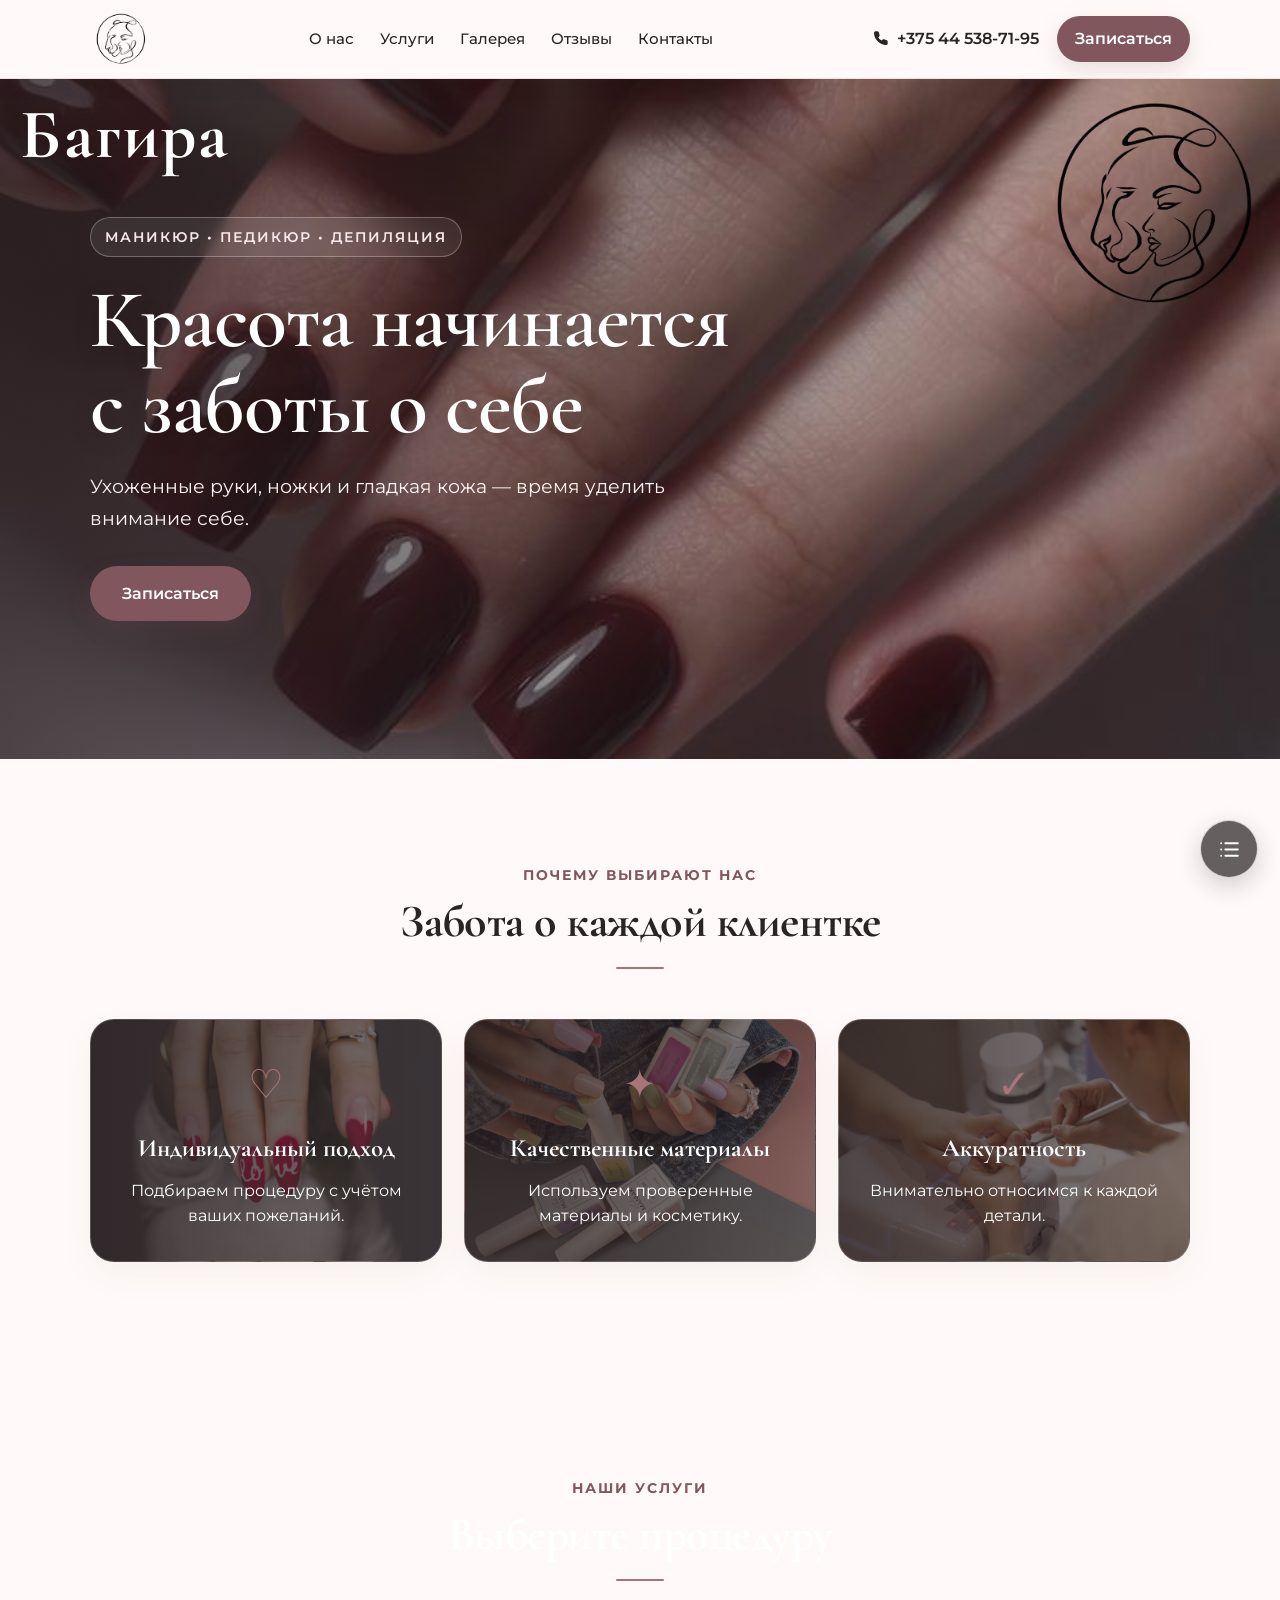
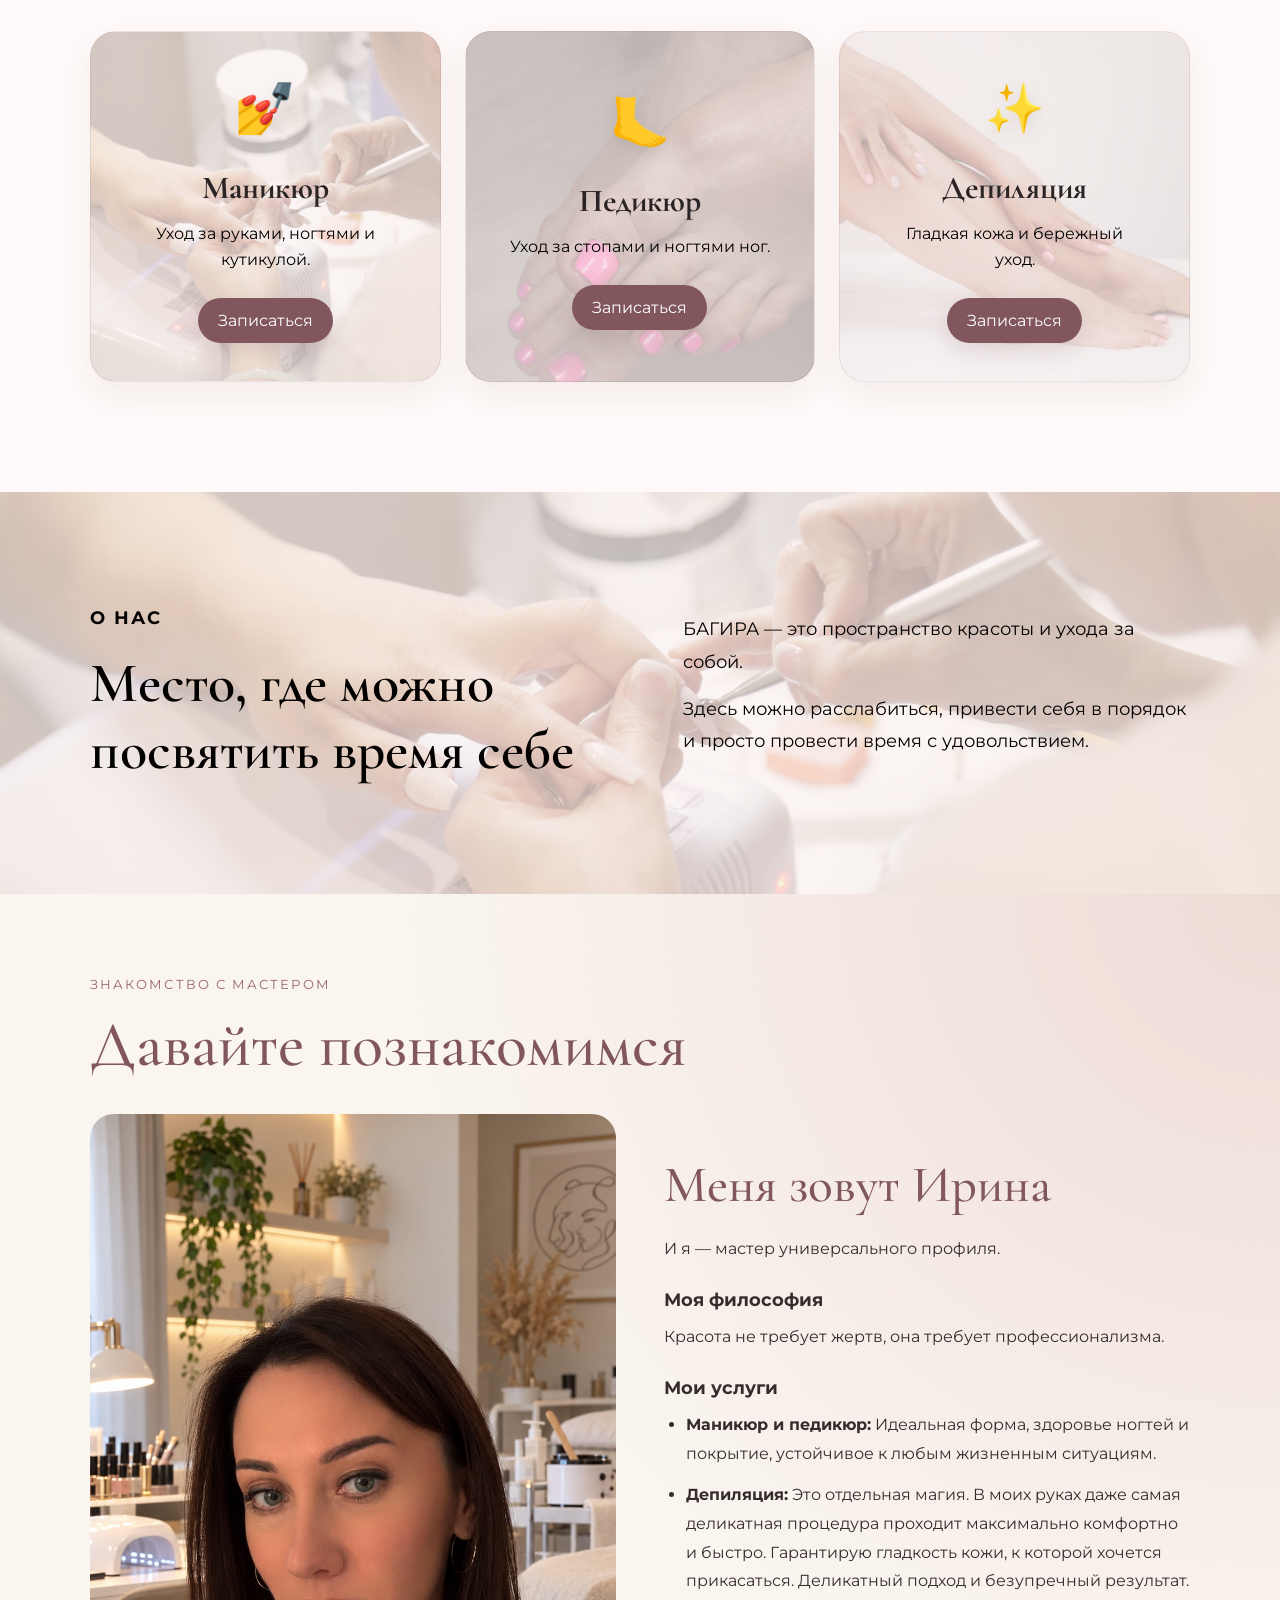
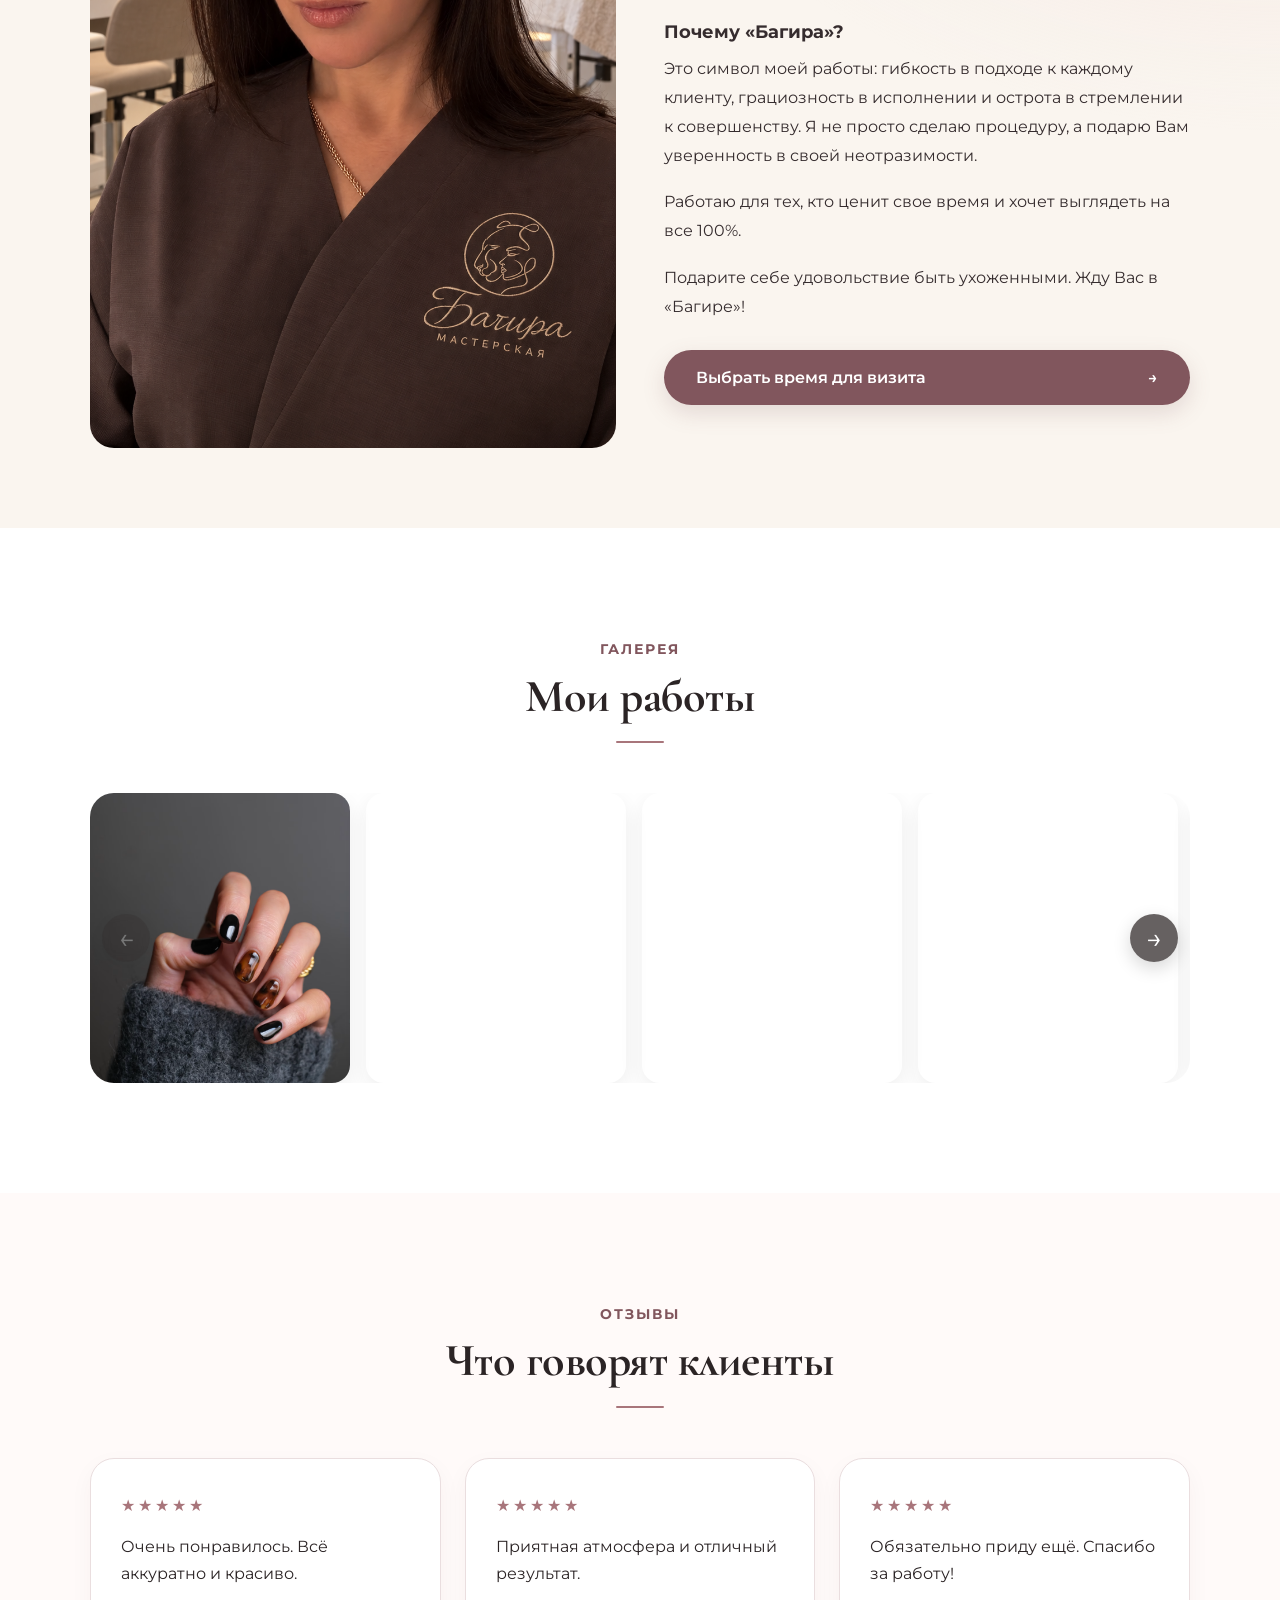
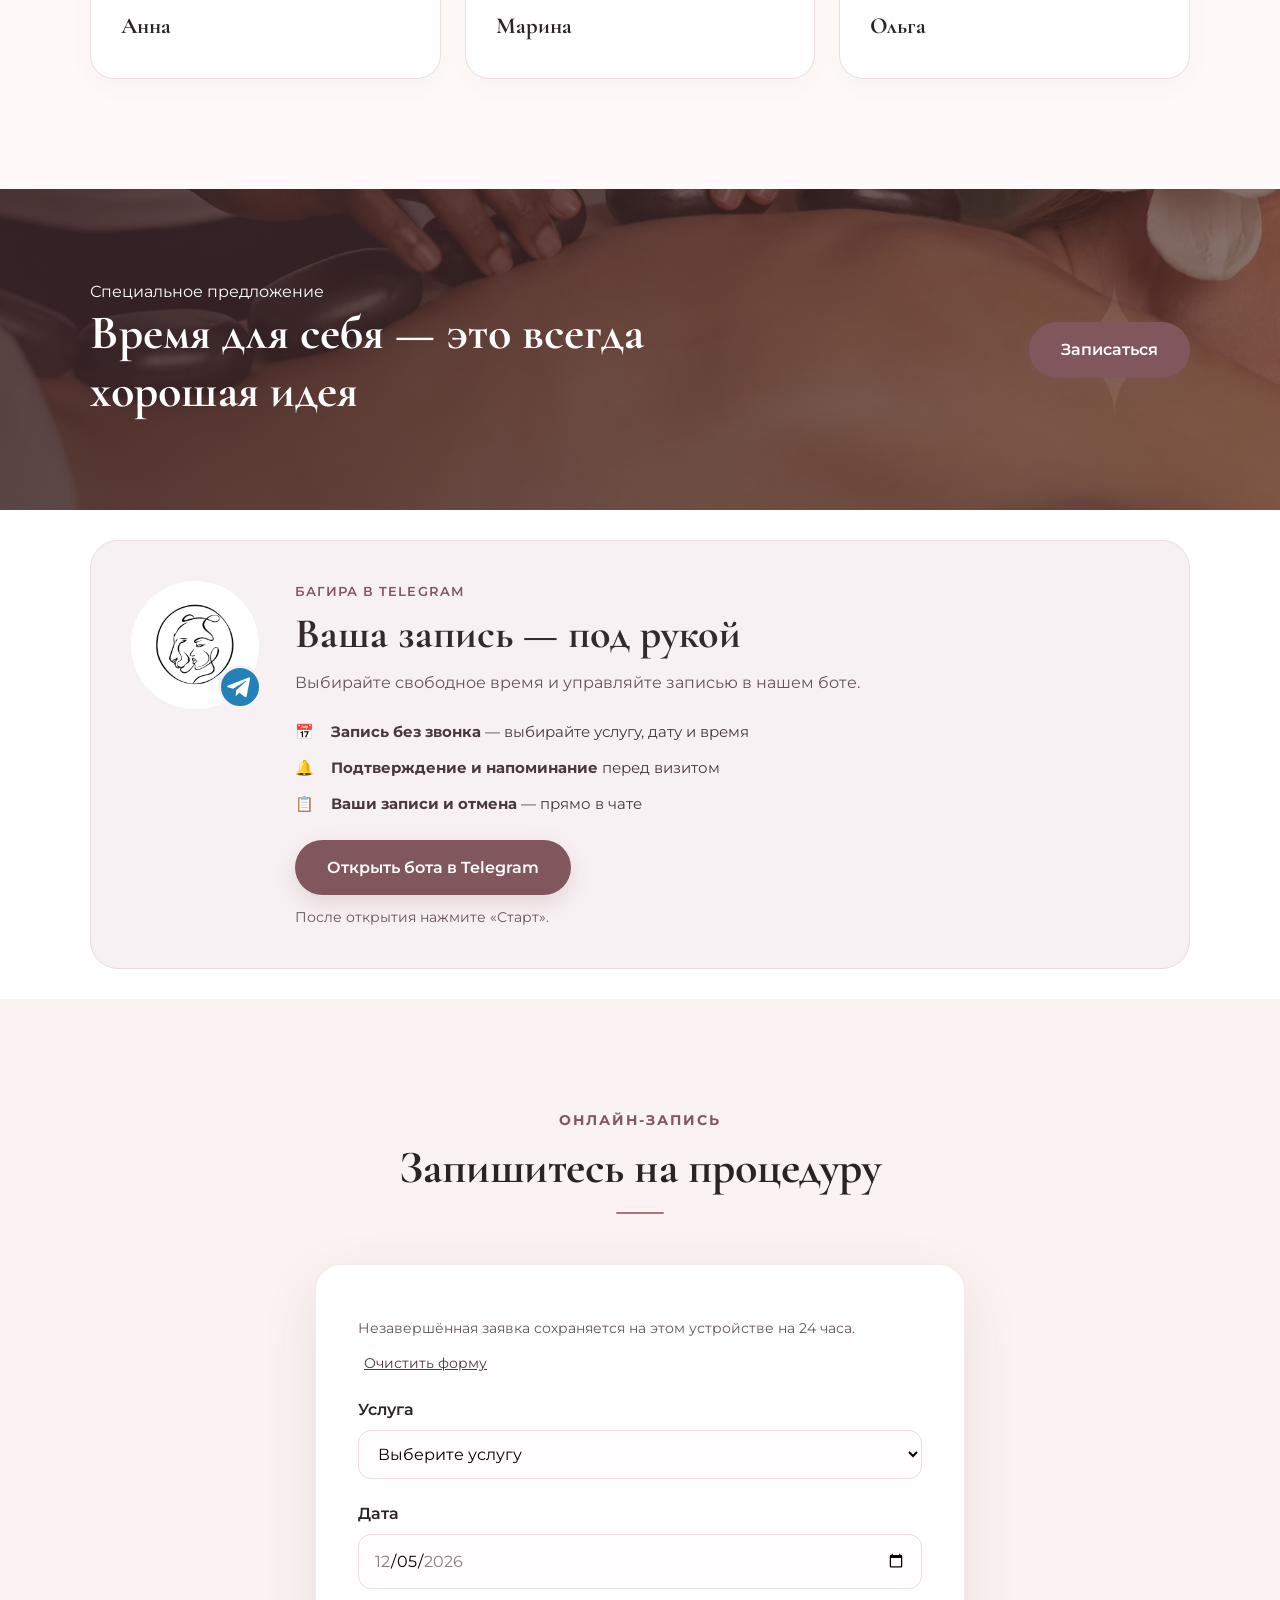
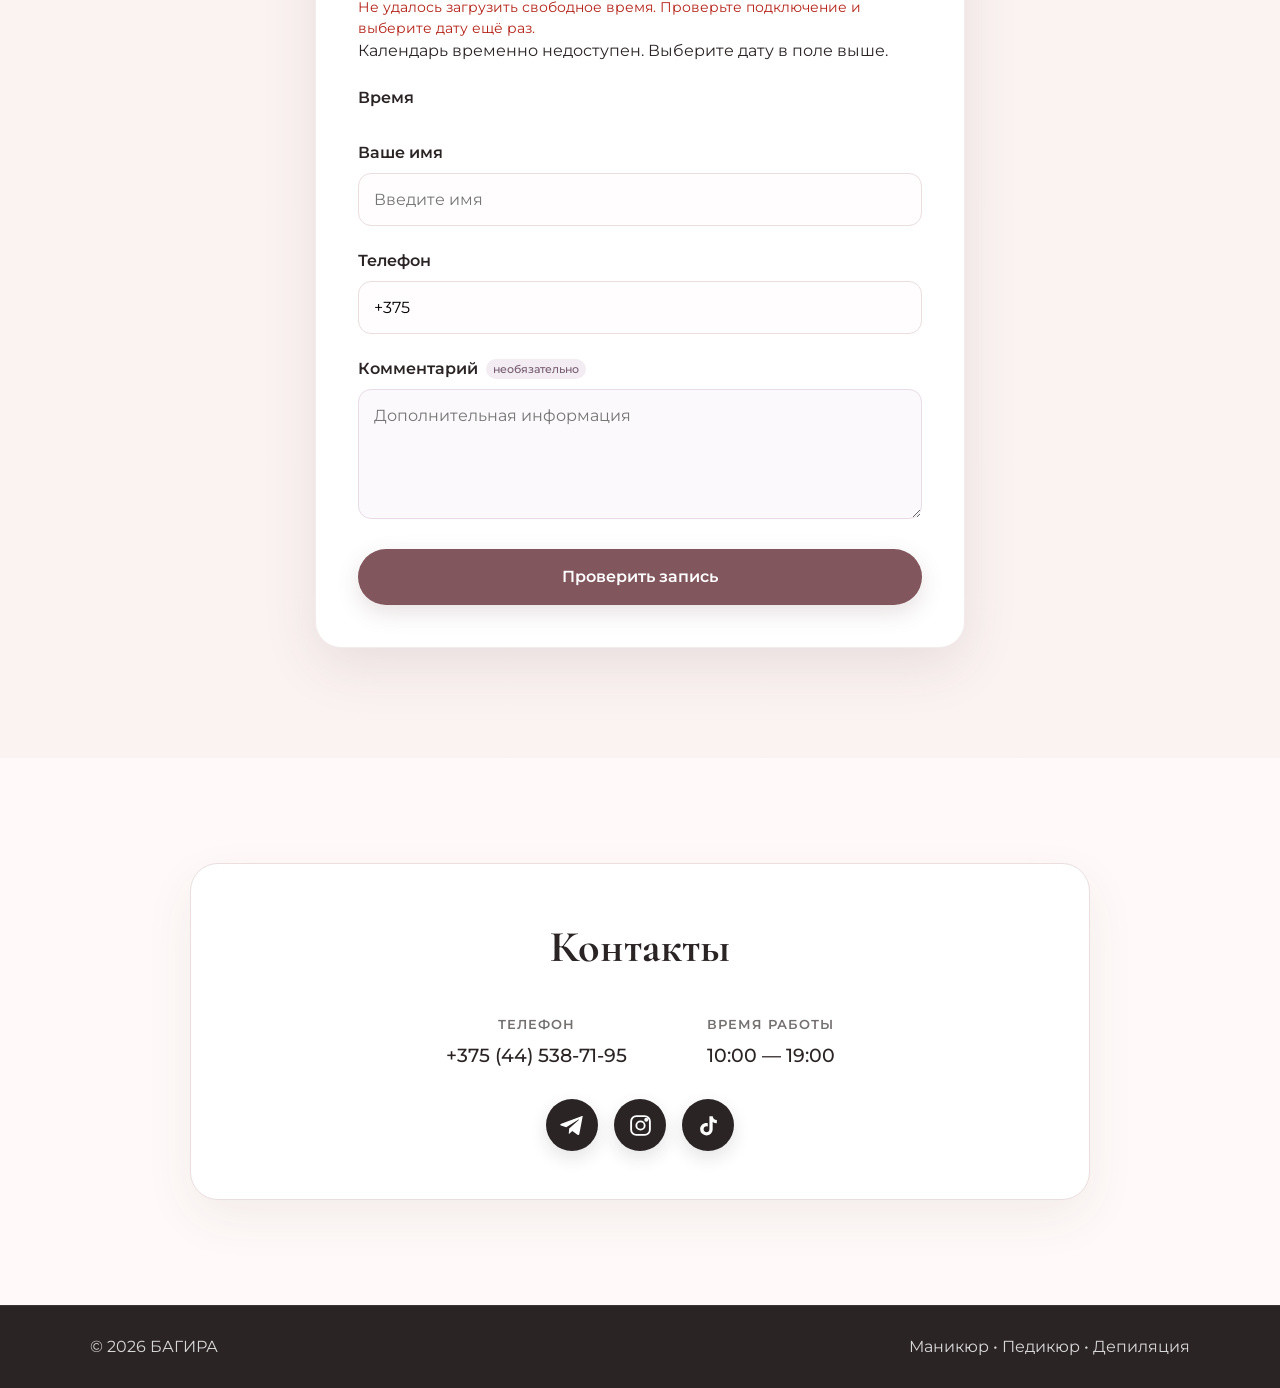
<file: index.html>
<!DOCTYPE html>
<html lang="ru">

<head>
      <meta charset="utf-8" />
      <meta content="width=device-width, initial-scale=1.0" name="viewport" />
      <title>
            БАГИРА — маникюр, педикюр, депиляция
      </title>
      <!-- Favicon -->
      <link href="images/bagira_favicons/favicon.ico" rel="icon" sizes="any" />
      <link href="images/bagira_favicons/favicon-16.png" rel="icon" sizes="16x16" type="image/png" />
      <link href="images/bagira_favicons/favicon-32.png" rel="icon" sizes="32x32" type="image/png" />
      <link href="images/bagira_favicons/favicon-48.png" rel="icon" sizes="48x48" type="image/png" />
      <link href="images/bagira_favicons/apple-touch-icon.png" rel="apple-touch-icon" sizes="180x180" />
      <link href="images/bagira_favicons/icon-192.png" rel="icon" sizes="192x192" type="image/png" />
      <link href="images/bagira_favicons/icon-512.png" rel="icon" sizes="512x512" type="image/png" />
      <link href="https://fonts.googleapis.com" rel="preconnect" />
      <link crossorigin="" href="https://fonts.gstatic.com" rel="preconnect" />
      <link href="https://fonts.googleapis.com/css2?family=Cormorant+Garamond:wght@500;600;700&family=Montserrat:wght@400;500;600;700&display=swap"
            rel="stylesheet" />
      <link href="style.css" rel="stylesheet" />
      <link rel="preload" as="image" href="images/bacground_images/hero.avif" />
      <!-- PWA -->
      <link href="./manifest.json" rel="manifest" />
      <meta content="#111111" name="theme-color" />
      <meta content="yes" name="mobile-web-app-capable" />
</head>
<!-- =========================================
     PWA INSTALL — БАГИРА
     iPhone + Android
========================================= -->

<div class="pwa-install-overlay" id="pwaInstallOverlay">

      <div class="pwa-install-modal">

            <!-- Закрыть -->
            <button class="pwa-close" id="pwaClose" aria-label="Закрыть">
                  ×
            </button>


            <!-- Иконка -->
            <div class="pwa-icon">
                  <img src="icons/icon-192.png" alt="Багира">
            </div>


            <!-- Заголовок -->
            <h2 id="pwaTitle">
                  Установите «Багира»
            </h2>


            <p class="pwa-subtitle" id="pwaSubtitle">
                  Добавьте приложение на экран телефона,
                  чтобы быстро открывать сайт.
            </p>


            <!-- =====================================
             IPHONE / SAFARI
        ====================================== -->

            <div class="pwa-content" id="pwaIOS">

                  <div class="pwa-steps">

                        <!-- Шаг 1 -->
                        <div class="pwa-step">

                              <div class="pwa-step-number">
                                    1
                              </div>

                              <div class="pwa-step-content">

                                    <h3>
                                          Нажмите «Поделиться»
                                    </h3>

                                    <p>
                                          В Safari нажмите кнопку
                                          <span class="pwa-share-icon">
                                                □↑
                                          </span>
                                          <b>«Поделиться»</b>
                                          внизу экрана.
                                    </p>

                              </div>

                        </div>


                        <!-- Шаг 2 -->
                        <div class="pwa-step">

                              <div class="pwa-step-number">
                                    2
                              </div>

                              <div class="pwa-step-content">

                                    <h3>
                                          Выберите «На экран Домой»
                                    </h3>

                                    <p>
                                          Пролистайте меню вниз
                                          и выберите
                                          <b>«На экран Домой»</b>.
                                    </p>

                              </div>

                        </div>


                        <!-- Шаг 3 -->
                        <div class="pwa-step">

                              <div class="pwa-step-number">
                                    3
                              </div>

                              <div class="pwa-step-content">

                                    <h3>
                                          Нажмите «Добавить»
                                    </h3>

                                    <p>
                                          В правом верхнем углу
                                          нажмите <b>«Добавить»</b>.
                                    </p>

                              </div>

                        </div>

                  </div>


                  <div class="pwa-tip">

                        <span>💡</span>

                        <p>
                              После установки иконка
                              <b>«Багира»</b> появится
                              на экране iPhone.
                        </p>

                  </div>

            </div>


            <!-- =====================================
             IPHONE НЕ SAFARI
        ====================================== -->

            <div class="pwa-content" id="pwaIOSNotSafari">

                  <div class="pwa-browser-icon">
                        🧭
                  </div>

                  <h3>
                        Откройте сайт в Safari
                  </h3>

                  <p>
                        Для установки приложения
                        на iPhone откройте этот сайт
                        в браузере <b>Safari</b>.
                  </p>

            </div>


            <!-- =====================================
             ANDROID — АВТОМАТИЧЕСКАЯ УСТАНОВКА
        ====================================== -->

            <div class="pwa-content" id="pwaAndroidInstall">

                  <div class="pwa-android-icon">
                        📲
                  </div>

                  <h3>
                        Приложение готово к установке
                  </h3>

                  <p>
                        Установите «Багира» на телефон,
                        чтобы открывать сайт прямо
                        с главного экрана.
                  </p>

            </div>


            <!-- =====================================
             ANDROID — РУЧНАЯ УСТАНОВКА
        ====================================== -->

            <div class="pwa-content" id="pwaAndroidManual">

                  <div class="pwa-android-icon">
                        📲
                  </div>

                  <h3>
                        Добавьте «Багиру» на экран
                  </h3>

                  <div class="pwa-android-steps">

                        <div class="pwa-android-step">
                              <span>1</span>
                              <p>
                                    Откройте меню браузера
                                    <b>⋮</b>
                              </p>
                        </div>

                        <div class="pwa-android-step">
                              <span>2</span>
                              <p>
                                    Выберите
                                    <b>«Установить приложение»</b>
                                    или
                                    <b>«Добавить на главный экран»</b>
                              </p>
                        </div>

                        <div class="pwa-android-step">
                              <span>3</span>
                              <p>
                                    Подтвердите установку.
                              </p>
                        </div>

                  </div>

            </div>


            <!-- =====================================
             КНОПКИ
        ====================================== -->

            <div class="pwa-buttons">

                  <button class="pwa-install-button" id="pwaInstallButton">
                        Установить «Багира»
                  </button>


                  <button class="pwa-later-button" id="pwaLaterButton">
                        Напомнить позже
                  </button>

            </div>

      </div>

</div>

<body>
      <!-- ================= HEADER ================= -->
      <header class="header">
            <div class="container header-inner">
                  <a class="logo" href="#">
                        <img alt="Мастерская Багира" src="images/logo_images/logo.png" width="70" height="70" />
                  </a>
                  <!-- Навигация -->
                  <nav class="nav" id="nav">
                        <a href="#about">
                              О нас
                        </a>
                        <a href="#services">
                              Услуги
                        </a>
                        <a href="#gallery">
                              Галерея
                        </a>
                        <a href="#reviews">
                              Отзывы
                        </a>
                        <a href="#contacts">
                              Контакты
                        </a>
                  </nav>
                  <!-- Правая часть header -->
                  <div class="header-actions">
                        <!-- Телефон -->
                        <a class="phone" href="tel:+375445387195">
                              <span class="phone-icon" aria-hidden="true">
                                    <svg viewBox="0 0 24 24" fill="none">
                                          <path d="M6.5 3.5h2.2c.5 0 .9.3 1 .8l.9 3.1c.1.4 0 .8-.3 1.1L8.8 9.9c1.1 2.2 2.9 4 5.1 5.1l1.4-1.5c.3-.3.7-.4 1.1-.3l3.1.9c.5.1.8.5.8 1v2.2c0 .6-.4 1-1 1C12.1 18.3 5.7 11.9 5.7 4.5c0-.6.4-1 1-1Z"
                                                stroke="currentColor" stroke-width="1.8" stroke-linecap="round"
                                                stroke-linejoin="round" />
                                    </svg>
                              </span>
                              <span class="phone-number">
                                    +375 44 538-71-95
                              </span>
                        </a>
                        <!-- Кнопка записи -->
                        <a class="header-booking" href="#booking">
                              Записаться
                        </a>
                        <!-- Бургер -->
                        <button aria-expanded="false" aria-label="Открыть меню" class="burger" id="burger">
                              <span>
                              </span>
                              <span>
                              </span>
                              <span>
                              </span>
                        </button>
                  </div>
            </div>
      </header>
      <!-- ================= HERO ================= -->
      <main>
            <section class="hero">
                  <img alt="Мастерская Багира" class="logo_hero" width="1254" height="1254" decoding="async"
                        src="images/logo_images/logo.png" />
                  <span class="span_hero">
                        Багира
                  </span>
                  <div class="container hero-content">
                        <p class="hero-subtitle">
                              Маникюр • Педикюр • Депиляция
                        </p>
                        <h1>
                              Красота начинается
                              <br />
                              с заботы о себе
                        </h1>
                        <p class="hero-text">
                              Ухоженные руки, ножки и гладкая кожа —
                              время уделить внимание себе.
                        </p>
                        <a class="main-button" href="#booking">
                              Записаться
                        </a>
                  </div>
            </section>
            <!-- ================= ПРЕИМУЩЕСТВА ================= -->
            <section class="advantages">
                  <div class="container">
                        <div class="section-title">
                              <p>
                                    Почему выбирают нас
                              </p>
                              <h2>
                                    Забота о каждой клиентке
                              </h2>
                        </div>
                        <div class="advantages-grid">
                              <div class="advantage advantage-individual">
                                    <div class="advantage-icon">
                                          ♡
                                    </div>
                                    <h3>
                                          Индивидуальный подход
                                    </h3>
                                    <p>
                                          Подбираем процедуру
                                          с учётом ваших пожеланий.
                                    </p>
                              </div>
                              <div class="advantage advantage-materials">
                                    <div class="advantage-icon">
                                          ✦
                                    </div>
                                    <h3>
                                          Качественные материалы
                                    </h3>
                                    <p>
                                          Используем проверенные
                                          материалы и косметику.
                                    </p>
                              </div>
                              <div class="advantage advantage-attentiveness">
                                    <div class="advantage-icon">
                                          ✓
                                    </div>
                                    <h3>
                                          Аккуратность
                                    </h3>
                                    <p>
                                          Внимательно относимся
                                          к каждой детали.
                                    </p>
                              </div>
                        </div>
                  </div>
            </section>
            <!-- ================= УСЛУГИ ================= -->
            <section class="services" id="services">
                  <div class="container">
                        <div class="section-title">
                              <p>
                                    Наши услуги
                              </p>
                              <h2>
                                    Выберите процедуру
                              </h2>
                        </div>
                        <div class="services-grid">
                              <!-- Маникюр -->
                              <article class="service-card service-manicure">
                                    <div class="service-icon">
                                          💅
                                    </div>
                                    <h3>
                                          Маникюр
                                    </h3>
                                    <p>
                                          Уход за руками,
                                          ногтями и кутикулой.
                                    </p>
                                    <a class="service-button" data-service="Маникюр" href="#booking">
                                          Записаться
                                    </a>
                              </article>
                              <!-- Педикюр -->
                              <article class="service-card service-pedicure">
                                    <div class="service-icon">
                                          🦶
                                    </div>
                                    <h3>
                                          Педикюр
                                    </h3>
                                    <p>
                                          Уход за стопами
                                          и ногтями ног.
                                    </p>
                                    <a class="service-button" data-service="Педикюр" href="#booking">
                                          Записаться
                                    </a>
                              </article>
                              <!-- Депиляция -->
                              <article class="service-card service-depilation">
                                    <div class="service-icon">
                                          ✨
                                    </div>
                                    <h3>
                                          Депиляция
                                    </h3>
                                    <p>
                                          Гладкая кожа
                                          и бережный уход.
                                    </p>
                                    <a class="service-button" data-service="Депиляция" href="#booking">
                                          Записаться
                                    </a>
                              </article>
                        </div>
                  </div>
            </section>
            <section class="next-opening" id="nextOpening" hidden aria-labelledby="nextOpeningTitle">
                  <div class="container">
                        <div class="next-opening-card">
                              <div>
                                    <p class="next-opening-label">Есть время для себя?</p>
                                    <h2 id="nextOpeningTitle">Ближайшее свободное окно</h2>
                                    <p id="nextOpeningDate" class="next-opening-date"></p>
                              </div>
                              <button type="button" class="main-button" id="nextOpeningBook">Записаться на это время
                                    <span aria-hidden="true">→</span></button>
                              <p id="nextOpeningStatus" class="next-opening-status" role="status"></p>
                        </div>
                  </div>
            </section>
            <!-- ================= О НАС ================= -->
            <section class="about" id="about">
                  <div class="container about-content">
                        <div>
                              <p class="section-label">
                                    О нас
                              </p>
                              <h2>
                                    Место, где можно
                                    посвятить время себе
                              </h2>
                        </div>
                        <div>
                              <p>
                                    БАГИРА — это пространство
                                    красоты и ухода за собой.
                              </p>
                              <p>
                                    Здесь можно расслабиться,
                                    привести себя в порядок
                                    и просто провести время
                                    с удовольствием.
                              </p>
                        </div>
                  </div>
            </section>
            <!-- ================= ЗНАКОМСТВО С МАСТЕРОМ ================= -->
            <section class="master-intro" id="master" aria-labelledby="masterTitle">
                  <div class="container">
                        <p class="master-eyebrow">Знакомство с мастером</p>
                        <h2 id="masterTitle">Давайте познакомимся</h2>
                        <div class="master-layout">
                              <img class="master-photo" src="images/master-bagira-studio.png"
                                    alt="Ирина — мастер маникюра, педикюра и депиляции в мастерской «Багира»"
                                    loading="lazy" decoding="async" width="941" height="1672" />
                              <div class="master-story">
                                    <h3>Меня зовут Ирина</h3>
                                    <p>И я — мастер универсального профиля.</p>
                                    <h4>Моя философия</h4>
                                    <p>Красота не требует жертв, она требует профессионализма.</p>
                                    <h4>Мои услуги</h4>
                                    <ul class="master-services">
                                          <li><strong>Маникюр и педикюр:</strong> Идеальная форма, здоровье ногтей и
                                                покрытие, устойчивое к любым жизненным ситуациям.</li>
                                          <li><strong>Депиляция:</strong> Это отдельная магия. В моих руках даже самая
                                                деликатная процедура проходит максимально комфортно и быстро. Гарантирую
                                                гладкость кожи, к которой хочется прикасаться. Деликатный подход и
                                                безупречный результат.</li>
                                    </ul>
                                    <h4>Почему «Багира»?</h4>
                                    <p>Это символ моей работы: гибкость в подходе к каждому клиенту, грациозность в
                                          исполнении и острота в стремлении к совершенству. Я не просто сделаю
                                          процедуру, а подарю Вам уверенность в своей неотразимости.</p>
                                    <p>Работаю для тех, кто ценит свое время и хочет выглядеть на все 100%.</p>
                                    <p>Подарите себе удовольствие быть ухоженными. Жду Вас в «Багире»!</p>
                                    <a href="#booking" class="main-button master-booking-link">Выбрать время для визита
                                          <span aria-hidden="true">→</span></a>
                              </div>
                        </div>
                  </div>
            </section>
            <!-- ================= ГАЛЕРЕЯ ================= -->
            <section class="gallery" id="gallery">
                  <div class="container">
                        <div class="section-title">
                              <p>
                                    Галерея
                              </p>
                              <h2>
                                    Мои работы
                              </h2>
                        </div>
                        <div class="gallery-carousels">
                              <!-- Карусель 1 -->
                              <div class="gallery-carousel">
                                    <button class="gallery-prev" aria-label="Предыдущая работа">
                                          ←
                                    </button>
                                    <div class="gallery-track">
                                          <div class="gallery-item">
                                                <img loading="lazy" decoding="async" alt="картинка"
                                                      src="images/galery_images/1.avif" />
                                          </div>
                                          <div class="gallery-item">
                                                <img loading="lazy" decoding="async" width="960" height="1280"
                                                      alt="картинка" src="images/galery_images/2.jpg" />
                                          </div>
                                          <div class="gallery-item">
                                                <img loading="lazy" decoding="async" alt="картинка"
                                                      src="images/galery_images/3.avif" />
                                          </div>
                                          <div class="gallery-item">
                                                <img loading="lazy" decoding="async" width="960" height="1280"
                                                      alt="картинка" src="images/galery_images/4.jpg" />
                                          </div>
                                          <div class="gallery-item">
                                                <img loading="lazy" decoding="async" width="960" height="1280"
                                                      alt="картинка" src="images/galery_images/5.jpg" />
                                          </div>
                                          <div class="gallery-item">
                                                <img loading="lazy" decoding="async" width="960" height="1280"
                                                      alt="картинка" src="images/galery_images/6.jpg" />
                                          </div>
                                          <div class="gallery-item">
                                                <img loading="lazy" decoding="async" width="960" height="1280"
                                                      alt="картинка" src="images/galery_images/7.jpg" />
                                          </div>
                                          <!-- ещё фотографии -->
                                    </div>
                                    <button class="gallery-next" aria-label="Следующая работа">
                                          →
                                    </button>
                              </div>
                        </div>
                  </div>
            </section>
            <!-- ================= ОТЗЫВЫ ================= -->
            <section class="reviews" id="reviews">
                  <div class="container">
                        <div class="section-title">
                              <p>
                                    Отзывы
                              </p>
                              <h2>
                                    Что говорят клиенты
                              </h2>
                        </div>
                        <div class="reviews-grid">
                              <div class="review">
                                    <div class="stars">
                                          ★★★★★
                                    </div>
                                    <p>
                                          Очень понравилось.
                                          Всё аккуратно и красиво.
                                    </p>
                                    <strong>
                                          Анна
                                    </strong>
                              </div>
                              <div class="review">
                                    <div class="stars">
                                          ★★★★★
                                    </div>
                                    <p>
                                          Приятная атмосфера
                                          и отличный результат.
                                    </p>
                                    <strong>
                                          Марина
                                    </strong>
                              </div>
                              <div class="review">
                                    <div class="stars">
                                          ★★★★★
                                    </div>
                                    <p>
                                          Обязательно приду ещё.
                                          Спасибо за работу!
                                    </p>
                                    <strong>
                                          Ольга
                                    </strong>
                              </div>
                        </div>
                  </div>
            </section>
            <!-- ================= АКЦИЯ ================= -->
            <section class="promotion">
                  <div class="container promotion-content">
                        <div>
                              <p>
                                    Специальное предложение
                              </p>
                              <h2>
                                    Время для себя —
                                    это всегда хорошая идея
                              </h2>
                        </div>
                        <a class="main-button" href="#booking">
                              Записаться
                        </a>
                  </div>
            </section>
            <section class="bot-promo" aria-labelledby="botPromoTitle">
                  <div class="container">
                        <div class="bot-promo-card">
                              <div class="bot-promo-avatar" aria-hidden="true">
                                    <img src="images/logo_images/logo.png" alt="" width="128" height="128"
                                          loading="lazy" decoding="async" />
                                    <span class="bot-promo-badge">
                                          <svg viewBox="0 0 24 24" width="26" height="26" fill="currentColor"
                                                focusable="false" aria-hidden="true">
                                                <path
                                                      d="M21.4 3.6 18.2 20c-.2 1.2-.9 1.5-1.9.9l-4.9-3.6-2.4 2.3c-.3.3-.5.5-1 .5l.4-5 9.1-8.2c.4-.4-.1-.6-.6-.3L5.6 13.7.8 12.2c-1-.3-1-1 .2-1.5L20 3.3c.9-.3 1.6.2 1.4.3Z" />
                                          </svg>
                                    </span>
                              </div>
                              <div class="bot-promo-content">
                                    <p class="bot-promo-eyebrow">Багира в Telegram</p>
                                    <h2 id="botPromoTitle">Ваша запись — под рукой</h2>
                                    <p class="bot-promo-intro">Выбирайте свободное время и управляйте записью в нашем
                                          боте.</p>
                                    <ul class="bot-promo-benefits">
                                          <li><span aria-hidden="true">📅</span><span><strong>Запись без звонка</strong>
                                                      — выбирайте услугу, дату и время</span></li>
                                          <li><span aria-hidden="true">🔔</span><span><strong>Подтверждение и
                                                            напоминание</strong> перед визитом</span></li>
                                          <li><span aria-hidden="true">📋</span><span><strong>Ваши записи и
                                                            отмена</strong> — прямо в чате</span></li>
                                    </ul>
                                    <a class="main-button bot-promo-link" href="https://t.me/BagiraMasterBot"
                                          target="_blank" rel="noopener noreferrer">Открыть бота в Telegram</a>
                                    <p class="bot-promo-start">После открытия нажмите «Старт».</p>
                              </div>
                        </div>
                  </div>
            </section>
            <!-- ================= ЗАПИСЬ ================= -->
            <section class="booking" id="booking">
                  <div class="container">
                        <div class="section-title">
                              <p>
                                    Онлайн-запись
                              </p>
                              <h2>
                                    Запишитесь на процедуру
                              </h2>
                        </div>
                        <form class="booking-form" id="bookingForm" novalidate>
                              <p id="draftNotice" class="field-help" role="status"></p>
                              <p class="field-help">Незавершённая заявка сохраняется на этом устройстве на 24 часа.
                                    <button type="button" class="draft-clear" id="clearDraft">Очистить форму</button>
                              </p>
                              <!-- Услуга -->
                              <div class="form-group">
                                    <label for="service">
                                          Услуга
                                    </label>
                                    <select id="service" required="">
                                          <option value="">
                                                Выберите услугу
                                          </option>
                                          <option value="Маникюр">
                                                Маникюр
                                          </option>
                                          <option value="Педикюр">
                                                Педикюр
                                          </option>
                                          <option value="Депиляция">
                                                Депиляция
                                          </option>
                                    </select>
                              </div>
                              <!-- Дата -->
                              <div class="form-group">
                                    <label for="date">
                                          Дата
                                    </label>
                                    <input id="date" name="date" required type="date" aria-describedby="dateWarning" />
                                    <div class="date-warning" id="dateWarning" role="status" aria-live="polite"></div>
                                    <div id="nearestSuggestion" aria-live="polite"></div>
                                    <div id="bookingCalendar" aria-label="Календарь свободных дат" aria-live="polite">
                                    </div>
                              </div>
                              <!-- Время -->
                              <div class="form-group">
                                    <label>
                                          Время
                                    </label>
                                    <div class="time-list" id="timeList"></div>
                                    <input id="selectedTime" required="" type="hidden" />
                              </div>
                              <!-- Имя -->
                              <div class="form-group">
                                    <label for="name">
                                          Ваше имя
                                    </label>
                                    <input id="name" name="name" autocomplete="name" maxlength="80"
                                          placeholder="Введите имя" required type="text" />
                              </div>
                              <!-- Телефон -->
                              <div class="form-group">
                                    <label for="phone">
                                          Телефон
                                    </label>
                                    <input autocomplete="tel" id="phone" name="phone" inputmode="tel" required
                                          placeholder="+375" type="tel" />
                              </div>
                              <!-- Комментарий -->
                              <div class="form-group optional-field">
                                    <label for="comment">
                                          Комментарий <span class="optional-hint">необязательно</span>
                                    </label>
                                    <textarea id="comment" placeholder="Дополнительная информация" rows="4"></textarea>
                              </div>
                              <!-- Ошибка -->
                              <div class="form-error" id="formError" role="alert">
                              </div>
                              <!-- Кнопка -->
                              <button class="submit-button" type="submit">
                                    Проверить запись
                              </button>
                        </form>
                        <dialog id="bookingReview" aria-labelledby="bookingReviewTitle">
                              <h3 id="bookingReviewTitle">Проверьте заявку</h3>
                              <div id="bookingReviewDetails"></div>
                              <p class="field-help">После отправки мастер подтвердит запись. До отправки время не
                                    резервируется.</p>
                              <div class="review-actions">
                                    <button type="button" class="main-button" id="reviewSend">Отправить заявку</button>
                                    <button type="button" class="secondary-button" id="reviewEdit">Изменить
                                          данные</button>
                              </div>
                        </dialog>
                        <!-- Успешная запись -->
                        <div class="booking-success" id="bookingSuccess">
                              <h3>
                                    Заявка отправлена!
                              </h3>
                              <p>Запись ожидает подтверждения мастера.</p>
                              <div id="bookingDetails">
                              </div>
                              <button class="main-button" id="newBooking" type="button">
                                    Новая запись
                              </button>
                        </div>
                  </div>
            </section>
            <!-- ================= КОНТАКТЫ ================= -->
            <section class="contacts" id="contacts">
                  <div class="contacts-card">
                        <h3>
                              Контакты
                        </h3>
                        <div class="contact-info">
                              <div class="contact-item">
                                    <span class="contact-label">
                                          Телефон
                                    </span>
                                    <a href="tel:+375445387195">
                                          +375 (44) 538-71-95
                                    </a>
                              </div>
                              <div class="contact-item">
                                    <span class="contact-label">
                                          Время работы
                                    </span>
                                    <span>
                                          10:00 — 19:00
                                    </span>
                              </div>
                        </div>
                        <div class="social-links">
                              <!-- Telegram -->
                              <a aria-label="Telegram" class="social-icon telegram" href="https://t.me/BagiraMasterBot"
                                    rel="noopener noreferrer" target="_blank" title="Telegram">
                                    <svg aria-hidden="true" viewbox="0 0 24 24">
                                          <path
                                                d="M21.8 3.2 18.6 20c-.2 1.2-.9 1.5-1.8.9l-5-3.7-2.4 2.3c-.3.3-.5.5-1 .5l.4-5.1 9.2-8.3c.4-.4-.1-.6-.6-.2L6 13.6 1 12c-1.1-.3-1.1-1.1.2-1.6L20.6 3c.9-.3 1.7.2 1.2.2z">
                                          </path>
                                    </svg>
                              </a>
                              <!-- Instagram -->
                              <a aria-label="Instagram" class="social-icon instagram"
                                    href="https://www.instagram.com/irina_krav4uk_lojko" rel="noopener noreferrer"
                                    target="_blank" title="Instagram">
                                    <svg aria-hidden="true" viewbox="0 0 24 24">
                                          <rect height="18" rx="5" width="18" x="3" y="3">
                                          </rect>
                                          <circle cx="12" cy="12" r="4">
                                          </circle>
                                          <circle cx="17.5" cy="6.5" r="1">
                                          </circle>
                                    </svg>
                              </a>
                              <!-- TikTok -->
                              <a aria-label="TikTok" class="social-icon tiktok"
                                    href="https://www.tiktok.com/@irina_krav4uk_lojko" rel="noopener noreferrer"
                                    target="_blank" title="TikTok">
                                    <svg aria-hidden="true" viewbox="0 0 24 24">
                                          <path
                                                d="M16 3c.4 2.2 1.6 3.6 4 3.8v3.1c-1.5 0-2.8-.4-4-1.2v6.7c0 3.8-2.8 6.1-6.1 6.1A5.9 5.9 0 0 1 4 15.6c0-3.4 2.7-5.9 6.1-5.9.4 0 .8 0 1.2.1V13a3.1 3.1 0 0 0-1.2-.2c-1.5 0-2.8 1.2-2.8 2.8s1.2 2.8 2.8 2.8c1.6 0 2.8-1 2.8-3.1V3H16z">
                                          </path>
                                    </svg>
                              </a>
                        </div>
                  </div>
            </section>
      </main>
      <button class="availability-toggle" id="availabilityToggle" type="button" aria-label="Ближайшие свободные записи"
            aria-expanded="false" aria-controls="availabilityPanel" title="Ближайшие свободные записи">
            <svg aria-hidden="true" viewBox="0 0 24 24" focusable="false">
                  <path d="M8 6h12M8 12h12M8 18h12M4 6h.01M4 12h.01M4 18h.01" />
            </svg>
      </button>
      <aside class="availability-panel" id="availabilityPanel" aria-labelledby="availabilityTitle" hidden>
            <div class="availability-panel-header">
                  <h2 id="availabilityTitle">Ближайшие свободные записи</h2>
                  <button class="availability-close" id="availabilityClose" type="button"
                        aria-label="Закрыть список">×</button>
            </div>
            <div class="availability-list" id="availabilityList" aria-live="polite">
                  <p>Загружаем свободное время…</p>
            </div>
      </aside>
      <!-- Мобильная фиксированная кнопка записи -->
      <!-- ================= FOOTER ================= -->
      <footer class="footer">
            <div class="container">
                  <p>
                        © 2026 БАГИРА
                  </p>
                  <p>
                        Маникюр • Педикюр • Депиляция
                  </p>
            </div>
      </footer>
      <script src="script.js">
      </script>
</body>

</html>
</file>
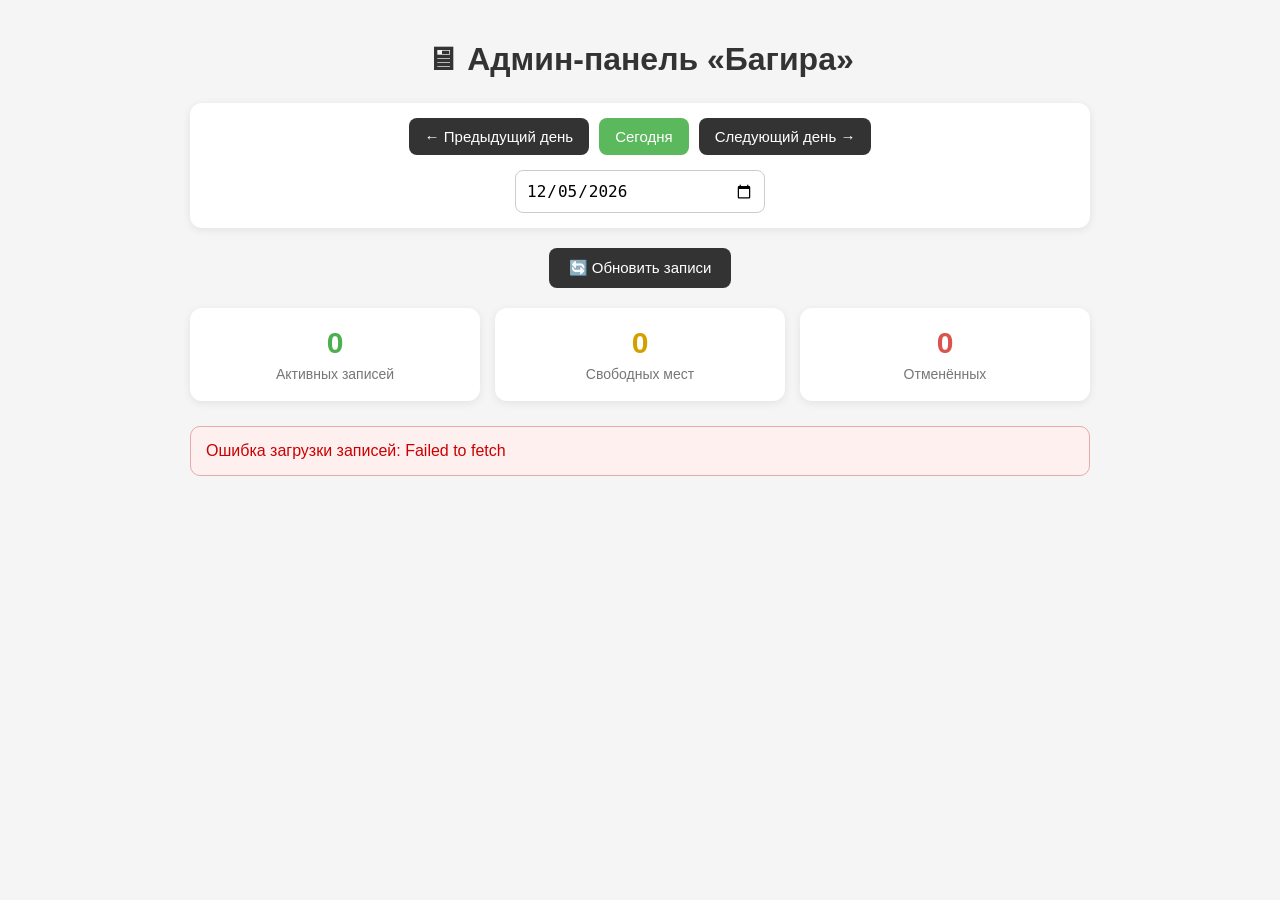
<file: admin.html>
<!DOCTYPE html>
<html lang="ru">

<head>

  <meta charset="UTF-8">

  <meta name="viewport" content="width=device-width, initial-scale=1.0">

  <title>Админ-панель — Багира</title>


  <style>
    * {
      box-sizing: border-box;
    }


    body {
      margin: 0;
      padding: 20px;

      font-family: Arial, sans-serif;

      background: #f5f5f5;

      color: #333;
    }


    .container {
      max-width: 900px;
      margin: 0 auto;
    }


    h1 {
      text-align: center;
      margin-bottom: 25px;
    }


    /* =========================
       ДАТА
    ========================= */

    .date-panel {

      background: white;

      padding: 15px;

      border-radius: 12px;

      box-shadow:
        0 2px 8px rgba(0, 0, 0, 0.08);

      margin-bottom: 20px;
    }


    .date-buttons {

      display: flex;

      gap: 10px;

      align-items: center;

      justify-content: center;

      margin-bottom: 15px;
    }


    .date-buttons button {

      border: none;

      border-radius: 8px;

      padding: 10px 16px;

      font-size: 15px;

      cursor: pointer;

      background: #333;

      color: white;
    }


    .date-buttons button:hover {
      background: #555;
    }


    .today-button {
      background: #5cb85c !important;
    }


    .today-button:hover {
      background: #4cae4c !important;
    }


    .date-input {

      display: block;

      width: 100%;

      max-width: 250px;

      margin: 0 auto;

      padding: 10px;

      border: 1px solid #ccc;

      border-radius: 8px;

      font-size: 16px;
    }


    /* =========================
       ОБНОВИТЬ
    ========================= */

    .refresh-container {

      text-align: center;

      margin-bottom: 20px;
    }


    .refresh-button {

      background: #333;

      color: white;

      border: none;

      border-radius: 8px;

      padding: 11px 20px;

      cursor: pointer;

      font-size: 15px;
    }


    .refresh-button:hover {
      background: #555;
    }


    /* =========================
       СТАТИСТИКА
    ========================= */

    .summary {

      display: grid;

      grid-template-columns:
        repeat(3, 1fr);

      gap: 15px;

      margin-bottom: 25px;
    }


    .summary-box {

      background: white;

      border-radius: 12px;

      padding: 18px;

      text-align: center;

      box-shadow:
        0 2px 8px rgba(0, 0, 0, 0.08);
    }


    .summary-number {

      display: block;

      font-size: 30px;

      font-weight: bold;

      margin-bottom: 5px;
    }


    .summary-title {

      font-size: 14px;

      color: #777;
    }


    .summary-active .summary-number {
      color: #4caf50;
    }


    .summary-free .summary-number {
      color: #d4a000;
    }


    .summary-cancelled .summary-number {
      color: #d9534f;
    }


    /* =========================
       ДЕНЬ
    ========================= */

    .day-title {

      background: #333;

      color: white;

      padding: 15px 18px;

      border-radius: 10px;

      margin-bottom: 15px;

      font-size: 18px;

      text-align: center;
    }


    /* =========================
       СПИСОК
    ========================= */

    .booking-list {

      display: flex;

      flex-direction: column;

      gap: 12px;
    }


    /* =========================
       КАРТОЧКА
    ========================= */

    .booking {

      background: white;

      border-radius: 12px;

      padding: 18px;

      box-shadow:
        0 2px 8px rgba(0, 0, 0, 0.08);
    }


    /* =========================
       АКТИВНАЯ
    ========================= */

    .booking.active-booking {

      background: #f1fff1;

      border-left:
        5px solid #5cb85c;
    }


    .booking-time {

      font-size: 20px;

      font-weight: bold;

      margin-bottom: 10px;
    }


    .booking-info {
      line-height: 1.7;
    }


    .booking-info strong {

      display: inline-block;

      min-width: 100px;
    }


    /* =========================
       ОТМЕНЁННАЯ
    ========================= */

    .cancelled-booking {

      background: #fff5f5;

      border-left:
        5px solid #d9534f;
    }


    .cancelled {

      color: #d9534f;

      font-weight: bold;

      margin-bottom: 12px;
    }


    /* =========================
       СВОБОДНАЯ
    ========================= */

    .free-booking {

      border:
        2px dashed #d4a000;

      background: #fffbea;

      box-shadow: none;
    }


    .free {

      color: #d4a000;

      font-weight: bold;

      margin-bottom: 12px;
    }


    /* =========================
       КНОПКА ДОБАВЛЕНИЯ
    ========================= */

    .add-booking-button {

      border: none;

      border-radius: 8px;

      padding: 10px 16px;

      background: #5cb85c;

      color: white;

      font-size: 15px;

      cursor: pointer;

      margin-top: 5px;
    }


    .add-booking-button:hover {
      background: #4cae4c;
    }


    /* =========================
       КНОПКА ОТМЕНЫ
    ========================= */

    .cancel-button {

      margin-top: 15px;

      background: #d9534f;

      color: white;

      border: none;

      border-radius: 8px;

      padding: 10px 15px;

      cursor: pointer;

      font-size: 15px;
    }


    .cancel-button:hover {
      background: #c9302c;
    }


    /* =========================
       ЗАГРУЗКА
    ========================= */

    .loading {

      background: white;

      padding: 30px;

      text-align: center;

      border-radius: 12px;

      color: #777;
    }


    /* =========================
       ОШИБКА
    ========================= */

    .error {

      background: #fff0f0;

      color: #c00;

      border:
        1px solid #e5aaaa;

      border-radius: 10px;

      padding: 15px;

      margin-bottom: 20px;
    }


    /* =========================
       MODAL
    ========================= */

    .modal {

      position: fixed;

      inset: 0;

      background:
        rgba(0, 0, 0, 0.55);

      display: none;

      align-items: center;

      justify-content: center;

      padding: 20px;

      z-index: 1000;
    }


    .modal.active {
      display: flex;
    }


    .modal-content {

      width: 100%;

      max-width: 500px;

      max-height: 90vh;

      overflow-y: auto;

      background: white;

      border-radius: 15px;

      padding: 25px;

      box-shadow:
        0 10px 40px rgba(0, 0, 0, 0.25);
    }


    .modal-title {

      margin-top: 0;

      margin-bottom: 20px;

      text-align: center;
    }


    .modal-row {

      margin-bottom: 15px;
    }


    .modal-row label {

      display: block;

      margin-bottom: 6px;

      font-weight: bold;
    }


    .modal-row input,
    .modal-row select,
    .modal-row textarea {

      width: 100%;

      padding: 11px;

      border:
        1px solid #ccc;

      border-radius: 8px;

      font-size: 16px;

      font-family: inherit;
    }


    .modal-row textarea {

      min-height: 80px;

      resize: vertical;
    }


    .modal-actions {

      display: flex;

      gap: 10px;

      margin-top: 20px;
    }


    .modal-actions button {

      flex: 1;

      padding: 12px;

      border: none;

      border-radius: 8px;

      font-size: 15px;

      cursor: pointer;
    }


    .modal-cancel {

      background: #ddd;

      color: #333;
    }


    .modal-save {

      background: #5cb85c;

      color: white;
    }


    .modal-save:hover {
      background: #4cae4c;
    }


    .modal-error {

      display: none;

      background: #fff0f0;

      color: #c00;

      border:
        1px solid #e5aaaa;

      padding: 10px;

      border-radius: 8px;

      margin-top: 10px;
    }


    /* =========================
       МОБИЛЬНАЯ ВЕРСИЯ
    ========================= */

    @media (max-width: 600px) {

      body {
        padding: 10px;
      }


      h1 {
        font-size: 24px;
      }


      .summary {

        grid-template-columns:
          1fr;
      }


      .date-buttons {

        flex-wrap: wrap;
      }


      .date-buttons button {

        flex: 1;
      }


      .booking-info strong {

        display: block;
      }

    }
  </style>


  <!-- PWA БАГИРА -->
  <link rel="manifest" href="./manifest.json">
  <meta name="theme-color" content="#000000">
  <meta name="mobile-web-app-capable" content="yes">
  <meta name="apple-mobile-web-app-capable" content="yes">
  <meta name="apple-mobile-web-app-status-bar-style" content="black">
  <meta name="apple-mobile-web-app-title" content="Багира Админ">

  <link rel="icon" type="image/x-icon" href="./favicon.ico">
  <link rel="icon" type="image/png" sizes="16x16" href="./favicon-16x16.png">
  <link rel="icon" type="image/png" sizes="32x32" href="./favicon-32x32.png">
  <link rel="icon" type="image/png" sizes="48x48" href="./favicon-48x48.png">
  <link rel="apple-touch-icon" sizes="180x180" href="./apple-touch-icon.png">

</head>


<body>


  <div class="container">


    <h1>
      🖥 Админ-панель «Багира»
    </h1>


    <!-- =========================
       ДАТА
  ========================== -->

    <div class="date-panel">


      <div class="date-buttons">


        <button id="previousDayButton">
          ← Предыдущий день
        </button>


        <button id="todayButton" class="today-button">
          Сегодня
        </button>


        <button id="nextDayButton">
          Следующий день →
        </button>


      </div>


      <input type="date" id="selectedDate" class="date-input">


    </div>


    <!-- =========================
       ОБНОВИТЬ
  ========================== -->

    <div class="refresh-container">

      <button id="refreshButton" class="refresh-button">
        🔄 Обновить записи
      </button>

    </div>


    <!-- =========================
       СТАТИСТИКА
  ========================== -->

    <div class="summary">


      <div class="summary-box summary-active">

        <span class="summary-number" id="activeCount">
          0
        </span>

        <span class="summary-title">
          Активных записей
        </span>

      </div>


      <div class="summary-box summary-free">

        <span class="summary-number" id="freeCount">
          0
        </span>

        <span class="summary-title">
          Свободных мест
        </span>

      </div>


      <div class="summary-box summary-cancelled">

        <span class="summary-number" id="cancelledCount">
          0
        </span>

        <span class="summary-title">
          Отменённых
        </span>

      </div>


    </div>


    <!-- =========================
       ОШИБКА
  ========================== -->

    <div id="error" class="error" style="display:none;"></div>


    <!-- =========================
       ЗАПИСИ
  ========================== -->

    <div id="bookingsContainer"></div>


  </div>



  <!-- =====================================================
     MODAL НОВОЙ ЗАПИСИ
===================================================== -->

  <div class="modal" id="bookingModal">


    <div class="modal-content">


      <h2 class="modal-title">
        ➕ Новая запись
      </h2>


      <!-- ДАТА -->

      <div class="modal-row">

        <label>
          Дата
        </label>

        <input type="date" id="bookingDate">

      </div>


      <!-- ВРЕМЯ -->

      <div class="modal-row">

        <label>
          Время
        </label>

        <select id="bookingTime">

          <option value="">
            Выберите время
          </option>

        </select>

      </div>


      <!-- ИМЯ -->

      <div class="modal-row">

        <label>
          Имя клиента
        </label>

        <input type="text" id="bookingName" placeholder="Введите имя">

      </div>


      <!-- ТЕЛЕФОН -->

      <div class="modal-row">

        <label>
          Телефон
        </label>

        <input type="tel" id="bookingPhone" placeholder="+375 (XX) XXX-XX-XX">

      </div>


      <!-- TELEGRAM -->

      <div class="modal-row">

        <label>
          Telegram
        </label>

        <input type="text" id="bookingTelegram" placeholder="@username">

      </div>


      <!-- УСЛУГА -->

      <div class="modal-row">

        <label>
          Услуга
        </label>

        <select id="bookingService">

          <option value="">
            Выберите услугу
          </option>

          <option value="Маникюр">
            Маникюр
          </option>

          <option value="Педикюр">
            Педикюр
          </option>

          <option value="Депиляция">
            Депиляция
          </option>

        </select>

      </div>


      <!-- КОММЕНТАРИЙ -->

      <div class="modal-row">

        <label>
          Комментарий
        </label>

        <textarea id="bookingComment" placeholder="Комментарий"></textarea>

      </div>


      <!-- ОШИБКА -->

      <div id="modalError" class="modal-error"></div>


      <!-- КНОПКИ -->

      <div class="modal-actions">

        <button type="button" class="modal-cancel" id="closeModalButton">
          Отмена
        </button>


        <button type="button" class="modal-save" id="saveBookingButton">
          Создать запись
        </button>

      </div>


    </div>

  </div>



  <script>


    /* =====================================================
       URL GOOGLE APPS SCRIPT
    ===================================================== */

    const GOOGLE_SCRIPT_URL =
      "https://script.google.com/macros/s/AKfycbx5bk4gWQXRvXjFo8METowWbFTQYh_4AjuyW4TGqEBg7FCzL2WLGICpwerhu0iGvt-C/exec";


    /* =====================================================
       РАБОЧЕЕ ВРЕМЯ
    ===================================================== */

    const WORK_TIMES = [

      "10:00",
      "11:00",
      "12:00",
      "13:00",
      "14:00",
      "15:00",
      "16:00",
      "17:00",
      "18:00"

    ];


    /* =====================================================
       ЭЛЕМЕНТЫ
    ===================================================== */

    const selectedDate =
      document.getElementById(
        "selectedDate"
      );


    const previousDayButton =
      document.getElementById(
        "previousDayButton"
      );


    const todayButton =
      document.getElementById(
        "todayButton"
      );


    const nextDayButton =
      document.getElementById(
        "nextDayButton"
      );


    const refreshButton =
      document.getElementById(
        "refreshButton"
      );


    const bookingsContainer =
      document.getElementById(
        "bookingsContainer"
      );


    const activeCount =
      document.getElementById(
        "activeCount"
      );


    const freeCount =
      document.getElementById(
        "freeCount"
      );


    const cancelledCount =
      document.getElementById(
        "cancelledCount"
      );


    const errorElement =
      document.getElementById(
        "error"
      );


    /* =====================================================
       MODAL
    ===================================================== */

    const bookingModal =
      document.getElementById(
        "bookingModal"
      );


    const bookingDate =
      document.getElementById(
        "bookingDate"
      );


    const bookingTime =
      document.getElementById(
        "bookingTime"
      );


    const bookingName =
      document.getElementById(
        "bookingName"
      );


    const bookingPhone =
      document.getElementById(
        "bookingPhone"
      );


    const bookingTelegram =
      document.getElementById(
        "bookingTelegram"
      );


    const bookingService =
      document.getElementById(
        "bookingService"
      );


    const bookingComment =
      document.getElementById(
        "bookingComment"
      );


    const modalError =
      document.getElementById(
        "modalError"
      );


    const closeModalButton =
      document.getElementById(
        "closeModalButton"
      );


    const saveBookingButton =
      document.getElementById(
        "saveBookingButton"
      );


    /* =====================================================
       СЕГОДНЯ
    ===================================================== */

    function getTodayString() {

      const today =
        new Date();


      const year =
        today.getFullYear();


      const month =
        String(
          today.getMonth() + 1
        ).padStart(2, "0");


      const day =
        String(
          today.getDate()
        ).padStart(2, "0");


      return `${year}-${month}-${day}`;

    }


    /* =====================================================
       УСТАНОВИТЬ СЕГОДНЯ
    ===================================================== */

    function setToday() {

      selectedDate.value =
        getTodayString();

    }


    /* =====================================================
       ИЗМЕНИТЬ ДАТУ
    ===================================================== */

    function changeDate(days) {

      if (!selectedDate.value) {

        setToday();

      }


      const date =
        new Date(
          `${selectedDate.value}T00:00:00`
        );


      date.setDate(
        date.getDate() + days
      );


      const year =
        date.getFullYear();


      const month =
        String(
          date.getMonth() + 1
        ).padStart(2, "0");


      const day =
        String(
          date.getDate()
        ).padStart(2, "0");


      selectedDate.value =
        `${year}-${month}-${day}`;


      loadBookings();

    }


    /* =====================================================
       ФОРМАТ ДАТЫ
    ===================================================== */

    function formatDate(dateString) {

      if (!dateString) {

        return "";

      }


      const parts =
        dateString.split("-");


      if (parts.length !== 3) {

        return dateString;

      }


      return (
        `${parts[2]}.` +
        `${parts[1]}.` +
        `${parts[0]}`
      );

    }


    /* =====================================================
       НАЗВАНИЕ ДНЯ
    ===================================================== */

    function formatDayTitle(dateString) {

      const date =
        new Date(
          `${dateString}T00:00:00`
        );


      const weekdays = [

        "воскресенье",
        "понедельник",
        "вторник",
        "среда",
        "четверг",
        "пятница",
        "суббота"

      ];


      return (
        `${formatDate(dateString)} — ` +
        `${weekdays[date.getDay()]}`
      );

    }


    /* =====================================================
       ОШИБКА
    ===================================================== */

    function showError(message) {

      errorElement.textContent =
        message;

      errorElement.style.display =
        "block";

    }


    function hideError() {

      errorElement.style.display =
        "none";

    }


    /* =====================================================
       ЗАГРУЗКА
    ===================================================== */

    async function loadBookings() {

      hideError();


      bookingsContainer.innerHTML = `

      <div class="loading">
        ⏳ Загружаем записи...
      </div>

    `;


      try {

        const response =
          await fetch(
            GOOGLE_SCRIPT_URL +
            "?t=" +
            Date.now()
          );


        if (!response.ok) {

          throw new Error(
            "Ошибка загрузки данных"
          );

        }


        const bookings =
          await response.json();


        if (!Array.isArray(bookings)) {

          throw new Error(
            "Google Apps Script вернул неправильный ответ"
          );

        }


        const date =
          selectedDate.value;


        /*
         * Только выбранный день.
         *
         * "Новая" игнорируется.
         */

        const dayBookings =
          bookings.filter(
            booking => {

              const bookingDate =
                String(
                  booking.date || ""
                ).trim();


              const status =
                String(
                  booking.status || ""
                )
                  .trim()
                  .toLowerCase();


              if (status === "новая") {

                return false;

              }


              return bookingDate === date;

            }
          );


        /*
         * Активные
         */

        const activeBookings =
          dayBookings.filter(
            booking => {

              const status =
                String(
                  booking.status || ""
                )
                  .trim()
                  .toLowerCase();


              return status === "активна";

            }
          );


        /*
         * Отменённые
         */

        const cancelledBookings =
          dayBookings.filter(
            booking => {

              const status =
                String(
                  booking.status || ""
                )
                  .trim()
                  .toLowerCase();


              return status === "отменена";

            }
          );


        /*
         * Занятое время
         */

        const busyTimes =
          new Set();


        activeBookings.forEach(
          booking => {

            const time =
              String(
                booking.time || ""
              )
                .trim()
                .substring(0, 5);


            if (time) {

              busyTimes.add(time);

            }

          }
        );


        bookingsContainer.innerHTML =
          "";


        /*
         * День
         */

        const dayElement =
          document.createElement(
            "div"
          );


        const dayTitle =
          document.createElement(
            "div"
          );


        dayTitle.className =
          "day-title";


        dayTitle.textContent =
          "📅 " +
          formatDayTitle(date);


        dayElement.appendChild(
          dayTitle
        );


        const bookingList =
          document.createElement(
            "div"
          );


        bookingList.className =
          "booking-list";


        /*
         * =================================================
         * АКТИВНЫЕ
         * =================================================
         */

        WORK_TIMES.forEach(
          time => {

            const booking =
              activeBookings.find(
                item => {

                  const itemTime =
                    String(
                      item.time || ""
                    )
                      .trim()
                      .substring(0, 5);


                  return itemTime === time;

                }
              );


            if (booking) {

              bookingList.appendChild(
                createActiveCard(
                  booking
                )
              );

            }

          }
        );


        /*
         * =================================================
         * ОТМЕНЁННЫЕ
         * =================================================
         */

        WORK_TIMES.forEach(
          time => {

            if (
              busyTimes.has(time)
            ) {

              return;

            }


            const booking =
              cancelledBookings.find(
                item => {

                  const itemTime =
                    String(
                      item.time || ""
                    )
                      .trim()
                      .substring(0, 5);


                  return itemTime === time;

                }
              );


            if (booking) {

              bookingList.appendChild(
                createCancelledCard(
                  booking
                )
              );

            }

          }
        );


        /*
         * =================================================
         * СВОБОДНЫЕ
         * =================================================
         */

        WORK_TIMES.forEach(
          time => {

            if (
              busyTimes.has(time)
            ) {

              return;

            }


            const hasCancelled =
              cancelledBookings.some(
                booking => {

                  const itemTime =
                    String(
                      booking.time || ""
                    )
                      .trim()
                      .substring(0, 5);


                  return itemTime === time;

                }
              );


            /*
             * Если была отменённая запись,
             * отдельный "Свободно" не создаём,
             * потому что выше уже показали
             * отменённую запись с кнопкой.
             */

            if (!hasCancelled) {

              bookingList.appendChild(
                createFreeCard(
                  time
                )
              );

            }

          }
        );


        dayElement.appendChild(
          bookingList
        );


        bookingsContainer.appendChild(
          dayElement
        );


        /*
         * =================================================
         * СТАТИСТИКА
         * =================================================
         */

        const totalActive =
          activeBookings.length;


        const totalCancelled =
          cancelledBookings.filter(
            booking => {

              const time =
                String(
                  booking.time || ""
                )
                  .trim()
                  .substring(0, 5);


              return !busyTimes.has(
                time
              );

            }
          ).length;


        const totalFree =
          WORK_TIMES.filter(
            time =>
              !busyTimes.has(time)
          ).length;


        activeCount.textContent =
          totalActive;


        freeCount.textContent =
          totalFree;


        cancelledCount.textContent =
          totalCancelled;


      } catch (error) {

        console.error(error);


        bookingsContainer.innerHTML =
          "";


        showError(
          "Ошибка загрузки записей: " +
          error.message
        );

      }

    }


    /* =====================================================
       АКТИВНАЯ КАРТОЧКА
    ===================================================== */

    function createActiveCard(
      booking
    ) {

      const card =
        document.createElement(
          "div"
        );


      card.className =
        "booking active-booking";


      const time =
        String(
          booking.time || ""
        )
          .trim()
          .substring(0, 5);


      card.innerHTML = `

      <div class="booking-time">
        🟢 ${time}
      </div>


      <div class="booking-info">

        <div>
          <strong>Имя:</strong>
          ${escapeHtml(booking.name)}
        </div>


        <div>
          <strong>Телефон:</strong>
          ${escapeHtml(booking.phone)}
        </div>


        <div>
          <strong>Telegram:</strong>
          ${escapeHtml(booking.telegram)}
        </div>


        <div>
          <strong>Услуга:</strong>
          ${escapeHtml(booking.service)}
        </div>


        <div>
          <strong>Комментарий:</strong>
          ${escapeHtml(booking.comment)}
        </div>


        <div>
          <strong>Статус:</strong>
          🟢 Активна
        </div>

      </div>


      <button
        class="cancel-button"
      >
        ❌ Отменить запись
      </button>

    `;


      const cancelButton =
        card.querySelector(
          ".cancel-button"
        );


      cancelButton.addEventListener(
        "click",
        async () => {

          const confirmed =
            confirm(
              `Отменить запись?\n\n` +
              `Время: ${time}\n` +
              `Клиент: ${booking.name}`
            );


          if (!confirmed) {

            return;

          }


          await cancelBooking(
            booking.id
          );

        }
      );


      return card;

    }


    /* =====================================================
       ОТМЕНЁННАЯ КАРТОЧКА
    ===================================================== */

    function createCancelledCard(
      booking
    ) {

      const card =
        document.createElement(
          "div"
        );


      card.className =
        "booking cancelled-booking";


      const time =
        String(
          booking.time || ""
        )
          .trim()
          .substring(0, 5);


      card.innerHTML = `

      <div class="booking-time">
        🔴 ${time}
      </div>


      <div class="booking-info">

        <div>
          <strong>Имя:</strong>
          ${escapeHtml(booking.name)}
        </div>


        <div>
          <strong>Телефон:</strong>
          ${escapeHtml(booking.phone)}
        </div>


        <div>
          <strong>Услуга:</strong>
          ${escapeHtml(booking.service)}
        </div>


        <div class="cancelled">
          🔴 Отменена — время свободно
        </div>


        <button
          class="add-booking-button"
        >
          ➕ Добавить запись
        </button>

      </div>

    `;


      const addButton =
        card.querySelector(
          ".add-booking-button"
        );


      addButton.addEventListener(
        "click",
        () => {

          openBookingModal(
            selectedDate.value,
            time
          );

        }
      );


      return card;

    }


    /* =====================================================
       СВОБОДНОЕ ВРЕМЯ
    ===================================================== */

    function createFreeCard(
      time
    ) {

      const card =
        document.createElement(
          "div"
        );


      card.className =
        "booking free-booking";


      card.innerHTML = `

      <div class="booking-time">
        🟡 ${time}
      </div>


      <div class="free">
        🟡 Свободно
      </div>


      <button
        class="add-booking-button"
      >
        ➕ Добавить запись
      </button>

    `;


      const addButton =
        card.querySelector(
          ".add-booking-button"
        );


      addButton.addEventListener(
        "click",
        () => {

          openBookingModal(
            selectedDate.value,
            time
          );

        }
      );


      return card;

    }


    /* =====================================================
       ОТКРЫТЬ ФОРМУ НОВОЙ ЗАПИСИ
    ===================================================== */

    function openBookingModal(
      date,
      time
    ) {

      bookingDate.value =
        date;


      bookingTime.innerHTML =
        `
        <option value="">
          Выберите время
        </option>
      `;


      WORK_TIMES.forEach(
        workTime => {

          const option =
            document.createElement(
              "option"
            );


          option.value =
            workTime;


          option.textContent =
            workTime;


          bookingTime.appendChild(
            option
          );

        }
      );


      bookingTime.value =
        time;


      bookingName.value =
        "";


      bookingPhone.value =
        "";


      bookingTelegram.value =
        "";


      bookingService.value =
        "";


      bookingComment.value =
        "";


      modalError.textContent =
        "";


      modalError.style.display =
        "none";


      bookingModal.classList.add(
        "active"
      );


      bookingName.focus();

    }


    /* =====================================================
       ЗАКРЫТЬ MODAL
    ===================================================== */

    function closeBookingModal() {

      bookingModal.classList.remove(
        "active"
      );

    }


    /* =====================================================
       СОЗДАТЬ ЗАПИСЬ
    ===================================================== */

    async function saveBooking() {

      modalError.style.display =
        "none";


      const date =
        bookingDate.value.trim();


      const time =
        bookingTime.value.trim();


      const name =
        bookingName.value.trim();


      const phone =
        bookingPhone.value.trim();


      const telegram =
        bookingTelegram.value.trim();


      const service =
        bookingService.value.trim();


      const comment =
        bookingComment.value.trim();


      /*
       * Проверки
       */

      if (!date) {

        showModalError(
          "Выберите дату."
        );

        return;

      }


      if (!time) {

        showModalError(
          "Выберите время."
        );

        return;

      }


      if (!name) {

        showModalError(
          "Введите имя клиента."
        );

        return;

      }


      if (!phone) {

        showModalError(
          "Введите телефон."
        );

        return;

      }


      // Проверяем белорусский номер

      const phoneDigits =
        phone.replace(/\D/g, "");


      if (
        phoneDigits.length !== 12 ||
        !phoneDigits.startsWith("375")
      ) {

        showModalError(
          "Введите телефон в формате +375 (XX) XXX-XX-XX"
        );

        bookingPhone.focus();

        return;

      }


      if (!service) {

        showModalError(
          "Выберите услугу."
        );

        return;

      }


      /*
       * Блокируем кнопку
       */

      saveBookingButton.disabled =
        true;


      saveBookingButton.textContent =
        "Сохраняем...";


      try {


        const response =
          await fetch(
            GOOGLE_SCRIPT_URL,
            {

              method: "POST",

              headers: {

                "Content-Type":
                  "text/plain;charset=utf-8"

              },

              body: JSON.stringify({

                action:
                  "addAdminBooking",

                date:
                  date,

                time:
                  time,

                name:
                  name,

                phone:
                  phone,

                telegram:
                  telegram,

                service:
                  service,

                comment:
                  comment

              })

            }
          );


        if (!response.ok) {

          throw new Error(
            "Ошибка отправки записи"
          );

        }


        const result =
          await response.json();


        console.log(
          "Ответ создания:",
          result
        );


        if (
          result.success === false
        ) {

          throw new Error(
            result.error ||
            "Не удалось создать запись"
          );

        }


        /*
         * Закрываем форму
         */

        closeBookingModal();


        /*
         * Обновляем админку
         */

        await loadBookings();


        alert(
          "✅ Запись успешно добавлена"
        );


      } catch (error) {

        console.error(error);


        showModalError(
          error.message
        );


      } finally {

        saveBookingButton.disabled =
          false;


        saveBookingButton.textContent =
          "Создать запись";

      }

    }


    /* =====================================================
       ОШИБКА В MODAL
    ===================================================== */

    function showModalError(
      message
    ) {

      modalError.textContent =
        message;


      modalError.style.display =
        "block";

    }


    /* =====================================================
       ОТМЕНА ЗАПИСИ
    ===================================================== */

    async function cancelBooking(id) {

      try {


        const response =
          await fetch(
            GOOGLE_SCRIPT_URL,
            {

              method: "POST",

              headers: {

                "Content-Type":
                  "text/plain;charset=utf-8"

              },

              body: JSON.stringify({

                action:
                  "cancelAdminBooking",

                id:
                  id

              })

            }
          );


        if (!response.ok) {

          throw new Error(
            "Ошибка запроса"
          );

        }


        const result =
          await response.json();


        if (
          result.success === false
        ) {

          throw new Error(
            result.error ||
            "Не удалось отменить запись"
          );

        }


        alert(
          "Запись отменена"
        );


        await loadBookings();


      } catch (error) {

        console.error(error);


        alert(
          "Ошибка отмены записи:\n" +
          error.message
        );

      }

    }


    /* =====================================================
       ЗАЩИТА HTML
    ===================================================== */

    function escapeHtml(value) {

      if (
        value === null ||
        value === undefined
      ) {

        return "";

      }


      return String(value)

        .replace(
          /&/g,
          "&amp;"
        )

        .replace(
          /</g,
          "&lt;"
        )

        .replace(
          />/g,
          "&gt;"
        )

        .replace(
          /"/g,
          "&quot;"
        )

        .replace(
          /'/g,
          "&#039;"
        );

    }


    /* =====================================================
       КНОПКИ ДАТЫ
    ===================================================== */

    previousDayButton.addEventListener(
      "click",
      () => {

        changeDate(-1);

      }
    );


    todayButton.addEventListener(
      "click",
      () => {

        setToday();

        loadBookings();

      }
    );


    nextDayButton.addEventListener(
      "click",
      () => {

        changeDate(1);

      }
    );


    /* =====================================================
       КАЛЕНДАРЬ
    ===================================================== */

    selectedDate.addEventListener(
      "change",
      () => {

        loadBookings();

      }
    );


    /* =====================================================
       ОБНОВИТЬ
    ===================================================== */

    refreshButton.addEventListener(
      "click",
      () => {

        loadBookings();

      }
    );


    /* =====================================================
       MODAL КНОПКИ
    ===================================================== */

    closeModalButton.addEventListener(
      "click",
      () => {

        closeBookingModal();

      }
    );


    saveBookingButton.addEventListener(
      "click",
      () => {

        saveBooking();

      }
    );


    /*
     * Закрытие по клику
     * вне окна
     */

    bookingModal.addEventListener(
      "click",
      event => {

        if (
          event.target ===
          bookingModal
        ) {

          closeBookingModal();

        }

      }
    );


    /*
     * Закрытие клавишей Escape
     */

    document.addEventListener(
      "keydown",
      event => {

        if (
          event.key === "Escape"
        ) {

          closeBookingModal();

        }

      }
    );

    bookingPhone.addEventListener("input", () => {

      let value = bookingPhone.value.replace(/\D/g, "");

      // Если пользователь ввёл 8XXXXXXXXXX
      if (value.startsWith("8")) {
        value = "375" + value.substring(1);
      }

      // Если начал ввод не с 375
      if (!value.startsWith("375")) {
        value = "375" + value;
      }

      value = value.substring(0, 12);

      let result = "+375";

      if (value.length > 3) {
        result += " (" + value.substring(3, 5);
      }

      if (value.length >= 5) {
        result += ") ";
      }

      if (value.length > 5) {
        result += value.substring(5, 8);
      }

      if (value.length > 8) {
        result += "-" + value.substring(8, 10);
      }

      if (value.length > 10) {
        result += "-" + value.substring(10, 12);
      }

      bookingPhone.value = result;

    });
    /* =====================================================
       ЗАПУСК
    ===================================================== */

    setToday();

    loadBookings();


  </script>


  <!-- PWA БАГИРА -->
  <script>
    if ("serviceWorker" in navigator) {
      window.addEventListener("load", () => {
        navigator.serviceWorker.register("./service-worker.js")
          .then(() => console.log("PWA: Service Worker зарегистрирован"))
          .catch(error => console.error("PWA: ошибка Service Worker", error));
      });
    }
  </script>

</body>

</html>
</file>
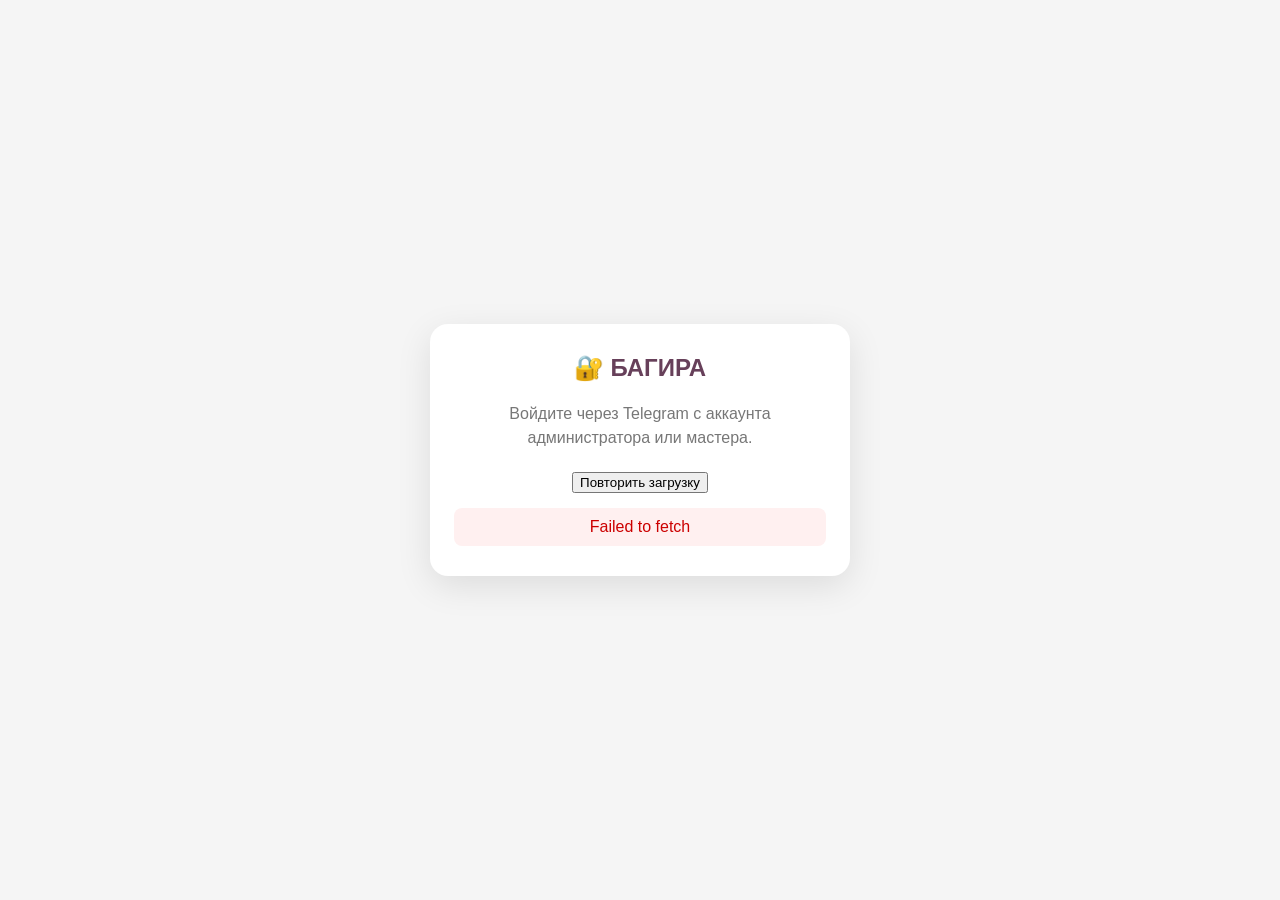
<file: admin/admin.html>
<!DOCTYPE html>
<html lang="ru">

<head>

  <meta charset="UTF-8">

  <meta name="viewport" content="width=device-width, initial-scale=1.0">
  <link rel="manifest" href="manifest.json">

  <meta name="theme-color" content="#000000">
  <title>Админ-панель — Багира</title>

  <!-- Google Identity Services: вход через Google -->



  <style>
    * {
      box-sizing: border-box;
    }


    body {
      margin: 0;
      padding: 20px;

      font-family: Arial, sans-serif;

      background: #f5f5f5;

      color: #333;
    }


    .container {
      max-width: 900px;
      margin: 0 auto;
    }


    h1 {
      text-align: center;
      margin-bottom: 25px;
      padding: 18px 20px;
      border-radius: 18px;
      color: white;
      background: linear-gradient(135deg, #67405a, #9a6787);
      box-shadow: 0 8px 24px rgba(103, 64, 90, .18);
    }


    /* =========================
       ДАТА
    ========================= */




    .date-buttons {

      display: flex;

      gap: 10px;

      align-items: center;

      justify-content: center;

      margin-bottom: 15px;
    }


    .date-buttons button {

      border: none;

      border-radius: 8px;

      padding: 10px 16px;

      font-size: 15px;

      cursor: pointer;

      background: #333;

      color: white;
    }


    .date-buttons button:hover {
      background: #555;
    }


    .today-button {
      background: #5cb85c !important;
    }


    .today-button:hover {
      background: #4cae4c !important;
    }


    .date-input {

      display: none;

      width: 100%;

      max-width: 250px;

      margin: 0 auto;

      padding: 10px;

      border: 1px solid #ccc;

      border-radius: 8px;

      font-size: 16px;
    }


    /* =========================
       ОБНОВИТЬ
    ========================= */

    .refresh-container {

      text-align: center;

      margin-bottom: 20px;
    }


    .refresh-button {

      background: #333;

      color: white;

      border: none;

      border-radius: 8px;

      padding: 11px 20px;

      cursor: pointer;

      font-size: 15px;
    }


    .refresh-button:hover {
      background: #555;
    }


    /* =========================
       СТАТИСТИКА
    ========================= */

    .summary {
      display: grid;
      grid-template-columns: repeat(3, 1fr);
      gap: 8px;
      margin-bottom: 15px;
    }

    .summary-box {
      background: rgba(255, 255, 255, .96);
      border-radius: 12px;
      padding: 10px 6px;
      text-align: center;
      border: 1px solid rgba(103, 64, 90, .08);
      box-shadow: 0 5px 16px rgba(70, 45, 65, .07);
    }

    .summary-number {
      display: block;
      font-size: 22px;
      line-height: 1;
      font-weight: bold;
      margin-bottom: 3px;
    }

    .summary-title {
      font-size: 11px;
      line-height: 1.2;
      color: #777;
    }

    .summary-active .summary-number {
      color: #4caf50;
    }

    .summary-free .summary-number {
      color: #d4a000;
    }

    .summary-total .summary-number {
      color: #337ab7;
    }




    /* =========================
       ДЕНЬ
    ========================= */

    .day-title {

      display: none;
      background: #333;

      color: white;

      padding: 15px 18px;

      border-radius: 10px;

      margin-bottom: 15px;

      font-size: 18px;

      text-align: center;
    }


    /* =========================
       СПИСОК
    ========================= */

    .booking-list {

      display: flex;

      flex-direction: column;

      gap: 12px;
    }


    /* =========================
       КАРТОЧКА
    ========================= */
    .booking {
      background: rgba(255, 255, 255, .97);
      border: 1px solid #eadfea;
      border-radius: 18px;
      padding: 18px;
      margin-bottom: 14px;
      box-shadow: 0 6px 20px rgba(70, 45, 65, .07);
      transition: transform .2s ease, box-shadow .2s ease;
    }

    .booking:hover {
      transform: translateY(-2px);
      box-shadow: 0 7px 20px rgba(0, 0, 0, 0.08);
    }

    .booking-time {
      font-size: 24px;
      font-weight: 700;
      margin-bottom: 14px;
      color: #333;
    }

    .booking-info {
      display: flex;
      flex-direction: column;
      gap: 7px;
      margin-bottom: 16px;
    }

    .booking-info>div {
      font-size: 15px;
      color: #555;
      line-height: 1.4;
    }

    .booking-info strong {
      color: #333;
      font-weight: 600;
    }

    /* Имя клиента */
    .booking-info>div:first-child {
      font-size: 18px;
      color: #222;
      margin-bottom: 3px;
    }

    .booking-info>div:first-child strong {
      font-weight: 700;
    }

    /* Услуга */
    .booking-info>div:nth-child(4) {
      display: inline-block;
      width: fit-content;
      background: #f7eef5;
      color: #8b4d78;
      padding: 6px 10px;
      border-radius: 8px;
      font-weight: 600;
    }

    /* Комментарий */
    .booking-info>div:nth-child(5) {
      background: #f8f8f8;
      border-radius: 8px;
      padding: 8px 10px;
      color: #777;
      font-size: 14px;
    }

    /* Статус */
    .booking-info>div:nth-child(6) {
      font-size: 14px;
      font-weight: 600;
      margin-top: 2px;
    }

    /* Кнопки */
    .booking .edit-button,
    .booking .delete-button {
      border: none;
      border-radius: 9px;
      padding: 9px 14px;
      font-size: 14px;
      font-weight: 600;
      cursor: pointer;
      transition: all 0.2s ease;
    }

    .booking .edit-button {
      background: #f1e7ef;
      color: #7d4269;
      margin-right: 6px;
    }

    .booking .edit-button:hover {
      background: #e7d8e3;
    }

    .booking .delete-button {
      background: #f4eeee;
      color: #9b5555;
    }

    .booking .delete-button:hover {
      background: #eadede;
    }



    /* =========================
       ЗАГРУЗКА
    ========================= */

    .loading {

      background: white;

      padding: 30px;

      text-align: center;

      border-radius: 12px;

      color: #777;
    }


    /* =========================
       ОШИБКА
    ========================= */

    .error {

      background: #fff0f0;

      color: #c00;

      border:
        1px solid #e5aaaa;

      border-radius: 10px;

      padding: 15px;

      margin-bottom: 20px;
    }


    /* =========================
       MODAL
    ========================= */

    .modal {

      position: fixed;

      inset: 0;

      background:
        rgba(0, 0, 0, 0.55);

      display: none;

      align-items: center;

      justify-content: center;

      padding: 20px;

      z-index: 1000;
    }


    .modal.active {
      display: flex;
    }


    .modal-content {

      width: 100%;

      max-width: 500px;

      max-height: 90vh;

      overflow-y: auto;

      background: white;

      border-radius: 15px;

      padding: 25px;

      box-shadow:
        0 10px 40px rgba(0, 0, 0, 0.25);
    }


    .modal-title {

      margin-top: 0;

      margin-bottom: 20px;

      text-align: center;
    }


    .modal-row {

      margin-bottom: 15px;
    }


    .modal-row label {

      display: block;

      margin-bottom: 6px;

      font-weight: bold;
    }


    .modal-row input,
    .modal-row select,
    .modal-row textarea {

      width: 100%;

      padding: 11px;

      border:
        1px solid #ccc;

      border-radius: 8px;

      font-size: 16px;

      font-family: inherit;
    }


    .modal-row textarea {

      min-height: 80px;

      resize: vertical;
    }


    .modal-actions {

      display: flex;

      gap: 10px;

      margin-top: 20px;
    }


    .modal-actions button {

      flex: 1;

      padding: 12px;

      border: none;

      border-radius: 8px;

      font-size: 15px;

      cursor: pointer;
    }


    .modal-cancel {

      background: #ddd;

      color: #333;
    }


    .modal-save {

      background: #5cb85c;

      color: white;
    }


    .modal-save:hover {
      background: #4cae4c;
    }


    .modal-error {

      display: none;

      background: #fff0f0;

      color: #c00;

      border:
        1px solid #e5aaaa;

      padding: 10px;

      border-radius: 8px;

      margin-top: 10px;
    }

    .last-updated {
      margin-top: 8px;
      font-size: 13px;
      color: #888;
      text-align: center;
    }

    /* =========================
       TELEGRAM АВТОРИЗАЦИЯ
    ========================= */

    #adminApp {
      display: none;
    }

    .telegram-login {
      min-height: 100vh;
      display: flex;
      align-items: center;
      justify-content: center;
      padding: 20px;
    }

    .telegram-login-card {
      width: 100%;
      max-width: 420px;
      background: white;
      border-radius: 18px;
      padding: 30px 24px;
      text-align: center;
      box-shadow: 0 10px 35px rgba(0, 0, 0, .10);
    }

    .telegram-login-card h2 {
      margin-top: 0;
      color: #67405a;
    }

    .telegram-login-card p {
      color: #777;
      line-height: 1.5;
    }

    #telegramLoginButton {
      display: flex;
      justify-content: center;
      margin-top: 22px;
    }

    #loginError {
      display: none;
      margin-top: 15px;
      padding: 10px;
      border-radius: 8px;
      background: #fff0f0;
      color: #c00;
    }

    .admin-user {
      margin: -12px 0 18px;
      text-align: center;
      color: #777;
      font-size: 13px;
    }

    .logout-button {
      display: block;
      margin: 8px auto 0;
      border: none;
      background: transparent;
      color: #8b4d78;
      cursor: pointer;
      text-decoration: underline;
    }

    /* =========================
       МОБИЛЬНАЯ ВЕРСИЯ
    ========================= */

    @media (max-width: 600px) {

      body {
        padding: 10px;
      }


      h1 {
        font-size: 24px;
      }


      .summary {
        grid-template-columns: repeat(3, minmax(0, 1fr));
        gap: 6px;
      }

      .summary-box {
        padding: 9px 3px;
        min-width: 0;
      }

      .summary-number {
        font-size: 20px;
      }

      .summary-title {
        font-size: 10px;
      }


      .date-buttons {
        display: grid;
        grid-template-columns: 52px minmax(0, 1fr) 52px;
        gap: 8px;
        align-items: center;
        width: 100%;
        margin-bottom: 12px;
      }

      .date-buttons button {
        width: 100%;
        min-width: 0;
        height: 44px;
        padding: 6px 4px;
        border-radius: 12px;
        font-size: 0;
      }

      .date-buttons button:first-child::before {
        content: "‹";
        font-size: 30px;
        line-height: 1;
      }

      .date-buttons button:last-child::before {
        content: "›";
        font-size: 30px;
        line-height: 1;
      }

      .date-buttons button:nth-child(2) {
        font-size: 14px;
        font-weight: 700;
      }

      .date-input {
        max-width: none;
        height: 44px;
      }

      .booking-info strong {
        display: block;
      }

    }
    .workbench-panel {background:white;border-radius:16px;padding:18px;margin:18px 0;}
    .workbench-tabs,.card-actions,#daySlotControls {display:flex;gap:8px;flex-wrap:wrap;margin:12px 0;}
    .workbench-panel button,.card-actions button,.card-actions a,.move-dialog button,.add-booking-button {min-height:44px;padding:10px 14px;border:1px solid #c5a6af;border-radius:10px;background:#f8f1f3;color:#56343d;font:inherit;cursor:pointer;text-decoration:none;}
    #daySlotControls .slot-closed {background:#81565d;color:#fff;border-color:#81565d;}
    .workbench-tabs [aria-pressed="true"] {background:#81565d;color:white;}
    #clientSearch {display:block;width:100%;box-sizing:border-box;padding:12px;border:1px solid #ccc;border-radius:10px;font-size:16px;}
    #workbenchStatus {color:#245c39;line-height:1.5;}
    #workbenchResults .booking {margin:12px 0;}
    .contact-warning {color:#a62218;}
    .workload-grid {display:grid;grid-template-columns:repeat(auto-fit,minmax(145px,1fr));gap:8px;}
    .workload-grid .day-closed {background:#eee;color:#555;}
    .workload-grid .day-full {background:#fbe7e4;}
    .workload-grid .day-open {background:#eaf4ed;}
    .workload-grid [aria-pressed="true"] {outline:2px solid #81565d;}
    .move-dialog {margin:auto;padding:24px;border:0;border-radius:18px;width:min(480px,90vw);box-sizing:border-box;max-height:85vh;overflow:auto;}
    .move-dialog::backdrop {background:#0008;}
    .move-dialog input,.move-dialog select {display:block;width:100%;box-sizing:border-box;font-size:16px;padding:12px;margin:12px 0;}
    .booking-info p {margin:6px 0;overflow-wrap:anywhere;}
    button:disabled {opacity:.55;cursor:not-allowed;}
    button:focus-visible,a:focus-visible,input:focus-visible,select:focus-visible {outline:3px solid #81565d;outline-offset:3px;}
    @media(max-width:600px){.booking {display:block;}.card-actions>* {flex:1 1 130px;}.workbench-panel {padding:14px;}}
    .admin-sticky-header {
      position:sticky;top:0;z-index:100;
      padding:14px 16px;margin-bottom:16px;
      border-radius:0 0 18px 18px;
      background:linear-gradient(135deg,#67405a,#9a6787);
      box-shadow:0 6px 18px rgba(103,64,90,.2);
    }
    .admin-sticky-header h1 {margin:0 0 12px;padding:0;background:none;box-shadow:none;border-radius:0;font-size:26px;}
    .admin-sticky-header .date-buttons {margin-bottom:0;}
    .admin-sticky-header .date-buttons button {min-height:44px;}
    html {scroll-padding-top:150px;}
    @media(max-width:600px){
      .admin-sticky-header {padding:12px 10px;}
      .admin-sticky-header h1 {font-size:22px;}
    }
    body {padding:0;}
    #adminApp > .container {padding:16px 20px;max-width:940px;}
    .admin-sticky-header {width:100%;margin:0;padding:12px 0;border-radius:0;}
    .admin-sticky-header h1 {padding:0 80px;margin:0 0 12px;}
    .admin-sticky-header .logout-button {position:absolute;top:4px;right:8px;margin:0;padding:10px;min-height:44px;color:white;font-size:14px;}
    .admin-sticky-header .date-buttons,.admin-sticky-header .summary {max-width:900px;width:calc(100% - 24px);margin-left:auto;margin-right:auto;}
    .admin-sticky-header .summary {margin-top:10px;margin-bottom:0;}
    .admin-sticky-header .summary-box {padding:8px 6px;box-shadow:none;}
    html {scroll-padding-top:220px;}
    @media(max-width:600px){
      #adminApp > .container {padding:12px 10px;}
      .admin-sticky-header h1 {font-size:20px;min-height:44px;display:flex;justify-content:center;align-items:center;padding:0 68px;}
    }
    .header-statistics {display:flex;justify-content:center;align-items:center;gap:20px;margin:10px 12px 0;color:white;font-size:15px;line-height:1.4;}
    .header-statistics span {white-space:nowrap;}
    .header-statistics strong {font-variant-numeric:tabular-nums;}
    details.workbench-panel > summary {cursor:pointer;}
    details.workbench-panel > summary:focus-visible {outline:3px solid #81565d;outline-offset:4px;}
    @media(max-width:600px){.header-statistics {gap:12px;font-size:13px;}}
    @media(max-width:360px){.header-statistics {gap:8px;font-size:12px;}}
    .statistics-spinner {display:inline-block;width:12px;height:12px;border:2px solid #ffffff60;border-top-color:white;border-radius:50%;vertical-align:middle;animation:statistics-spin .8s linear infinite;}
    #statisticsLoading {font-size:12px;}
    @keyframes statistics-spin {to {transform:rotate(360deg);}}
    @media(prefers-reduced-motion:reduce){.statistics-spinner {animation:none;}}
    .gallery-editor-toolbar, .gallery-editor-actions { display:flex; flex-wrap:wrap; gap:8px; margin:12px 0; }
    #galleryFiles { max-width:100%; }
    #galleryEditorList { display:grid; grid-template-columns:repeat(auto-fit,minmax(240px,1fr)); gap:16px; }
    .gallery-editor-card { min-width:0; border:1px solid #e8d8d4; border-radius:14px; padding:12px; }
    .gallery-editor-card img { width:100%; height:220px; object-fit:contain; background:#faf5f2; border-radius:10px; }
    .gallery-editor-card label { display:grid; gap:6px; margin-top:10px; }
    .gallery-editor-card input { width:100%; box-sizing:border-box; padding:10px; font-size:16px; }
    #galleryEditor button { min-height:44px; }
    #galleryEditorStatus { overflow-wrap:anywhere; }
    @media(max-width:540px) { #galleryEditorList { grid-template-columns:1fr; } }
  </style>

</head>


<body>

  <!-- =====================================================
       ВХОД АДМИНИСТРАТОРА
       Доступ имеют только Telegram ID администратора и мастера, указанные
       в Apps Script. Оба аккаунта получают одинаковые права.
  ====================================================== -->
  <div id="telegramLogin" class="telegram-login">
    <div class="telegram-login-card">
      <h2>🔐 БАГИРА</h2>
      <p>Войдите через Telegram с аккаунта администратора или мастера.</p>
      <div id="telegramLoginButton" aria-live="polite">Загрузка входа Telegram…</div>
      <button type="button" id="retryTelegramLogin" hidden>Повторить загрузку</button>
      <div id="loginError"></div>
    </div>
  </div>

  <div id="adminApp">


      <header class="admin-sticky-header">
        <h1>Админ-панель «Багира»</h1>
      <button type="button" id="logoutButton" class="logout-button">Выйти</button>
        <div class="date-buttons">


          <button id="previousDayButton">
            ← Предыдущий день
          </button>


          <button id="todayButton">
            Сегодня
          </button>


          <button id="nextDayButton">
            Следующий день →
          </button>


        </div>
        <div class="header-statistics" aria-label="Статистика выбранного дня" aria-live="polite">
          <span>Занято — <strong id="activeCount">—</strong></span>
          <span>Свободно — <strong id="freeCount">—</strong></span>
          <span id="statisticsLoading" hidden><span class="statistics-spinner" aria-hidden="true"></span> Загрузка…</span>
        </div>
      </header>
    <div class="container">



      <section class="workbench-panel" aria-label="Рабочий день">
        <p id="workbenchStatus" role="status" aria-live="polite"></p>
        <div class="workbench-tabs">
          <button type="button" data-view="pending">Ожидают подтверждения</button>
          <button type="button" data-view="contact">Нужно связаться</button>
        </div>
        <label for="clientSearch">Поиск и история клиента</label>
        <input id="clientSearch" type="search" placeholder="Имя или телефон" autocomplete="off">
        <div id="workbenchResults"></div>
      </section>
      <details class="workbench-panel" id="daySchedule">
        <summary>Расписание дня</summary>
        <h2 id="selectedDayHeading"></h2>
        <div id="bookingsContainer"></div>
      </details>
      <details class="workbench-panel" id="scheduleSettingsDetails">
        <summary id="scheduleSettingsToggle">Настройки расписания</summary>
        <div id="scheduleSettingsPanel" style="padding-top:14px">
          <div style="display:flex;gap:12px;flex-wrap:wrap;align-items:end;margin-bottom:12px">
            <label style="display:grid;gap:5px">Запись вперёд, дней
              <input type="number" id="bookingDaysInput" min="1" max="365" value="20" style="width:130px;padding:9px;border:1px solid #ccc;border-radius:7px">
            </label>
          </div>
          <div style="font-weight:600;margin-bottom:7px">Расписание и время каждого слота</div>
          <div id="weeklyScheduleOptions" style="display:grid;grid-template-columns:repeat(auto-fit,minmax(245px,1fr));gap:9px;margin-bottom:10px"></div>
          <small style="display:block;color:#666;margin:0 0 12px">Для каждого дня задайте число слотов и время каждого из них. Ноль слотов означает выходной.</small>
          <button type="button" id="saveScheduleSettingsButton" class="refresh-button">Сохранить расписание</button>
          <div id="scheduleSettingsError" role="status" aria-live="polite" style="margin-top:8px"></div>
          <hr style="border:0;border-top:1px solid #eee;margin:16px 0">
          <h3 style="margin:0 0 8px;font-size:17px">Разовые выходные</h3>
          <p style="margin:0 0 10px;color:#666">Если на выбранную дату уже есть запись, выходной не сохранится.</p>
          <div style="display:flex;gap:10px;flex-wrap:wrap;align-items:center">
            <input type="date" id="closedDayInput" class="date-input" style="display:block;margin:0;max-width:220px">
            <button type="button" id="addClosedDayButton" class="refresh-button">Добавить дату</button>
          </div>
          <div id="closedDaysList" style="margin-top:10px"></div>
          <div id="closedDaysError" style="color:#b42318;margin-top:8px"></div>
        </div>
      </details>
      <details class="workbench-panel"><summary>Календарь загрузки</summary><div id="workloadCalendar"></div></details>
      <details class="workbench-panel"><summary>Окна и выходной выбранного дня</summary><div id="daySlotControls"></div></details>
      <section class="workbench-panel"><button type="button" id="availabilityPosterButton">Картинка со свободными окнами</button><p id="availabilityPosterStatus" role="status" aria-live="polite"></p></section>
      <details class="workbench-panel" id="galleryEditor">
        <summary>Галерея сайта</summary>
        <p>Добавляйте фотографии работ, меняйте подписи и порядок. Каждое изменение сразу сохраняется на сайте. До 20 фото.</p>
        <div class="gallery-editor-toolbar">
          <label>Добавить фото с телефона <input id="galleryFiles" type="file" accept="image/*" multiple disabled></label>
          <button type="button" id="galleryRefresh">Обновить</button>
        </div>
        <p id="galleryEditorStatus" role="status" aria-live="polite"></p>
        <div id="galleryEditorList"></div>
      </details>
      <!-- =========================
       ДАТА
  ========================== -->

      <input type="hidden" id="selectedDate">


      <!-- =========================
       ОБНОВИТЬ
  ========================== -->



      <div class="refresh-container">

        <button id="refreshButton" class="refresh-button">
          🔄 Обновить записи
        </button>

        <div id="lastUpdated" class="last-updated">
          Данные ещё не обновлялись
        </div>

      </div>


      <!-- =========================
       СТАТИСТИКА
  ========================== -->

      <!-- =========================
       ОШИБКА
  ========================== -->

      <div id="error" class="error" style="display:none;"></div>


      <!-- =========================
       ЗАПИСИ
  ========================== -->




    </div>
  </div>



  <!-- =====================================================
     MODAL НОВОЙ ЗАПИСИ
===================================================== -->

  <div class="modal" id="bookingModal">


    <div class="modal-content">


      <h2 class="modal-title" id="modalTitle">
        ➕ Новая запись
      </h2>


      <!-- ДАТА -->

      <div class="modal-row">

        <label>
          Дата
        </label>

        <input type="date" id="bookingDate">

      </div>


      <!-- ВРЕМЯ -->

      <div class="modal-row">

        <label>
          Время
        </label>

        <select id="bookingTime">

          <option value="">
            Выберите время
          </option>

        </select>

      </div>


      <!-- ИМЯ -->

      <div class="modal-row">

        <label>
          Имя клиента
        </label>

        <input type="text" id="bookingName" placeholder="Введите имя">

      </div>


      <!-- ТЕЛЕФОН -->

      <div class="modal-row">

        <label>
          Телефон
        </label>

        <input type="tel" id="bookingPhone" placeholder="+375 (XX) XXX-XX-XX">

      </div>


      <!-- УСЛУГА -->

      <div class="modal-row">

        <label>
          Услуга
        </label>

        <select id="bookingService">

          <option value="">
            Выберите услугу
          </option>

          <option value="Маникюр">
            Маникюр
          </option>

          <option value="Педикюр">
            Педикюр
          </option>

          <option value="Депиляция">
            Депиляция
          </option>

        </select>

      </div>


      <!-- КОММЕНТАРИЙ -->

      <div class="modal-row">

        <label>
          Комментарий
        </label>

        <textarea id="bookingComment" placeholder="Комментарий"></textarea>

      </div>


      <!-- ОШИБКА -->

      <div id="modalError" class="modal-error"></div>


      <!-- КНОПКИ -->

      <div class="modal-actions">

        <button type="button" class="modal-cancel" id="closeModalButton">
          Отмена
        </button>


        <button type="button" class="modal-save" id="saveBookingButton">
          Создать запись
        </button>

      </div>


    </div>

  </div>



  <script>


    /* =====================================================
       URL GOOGLE APPS SCRIPT
    ===================================================== */

    const GOOGLE_SCRIPT_URL =
      "https://script.google.com/macros/s/AKfycbz7YOsw9YSwHQNqO9MVr0DrLiabp9JSwzVSNidAToAVGnNvi-IAR66Cyx0SexrIjKVZ/exec";

    // Сессия хранится только в памяти страницы, без localStorage и URL.
    let ADMIN_SESSION_TOKEN = "";
    let adminSessionTimer = null;

    const closedDayInput = document.getElementById("closedDayInput");
    const addClosedDayButton = document.getElementById("addClosedDayButton");
    const closedDaysList = document.getElementById("closedDaysList");
    const closedDaysError = document.getElementById("closedDaysError");
    let closedDays = [];
    let closedSlots = {};
    let workbenchBookings=[],workbenchView="day",serverToday="",serverTime="",calendarMonth="",modalOriginal="",editingRevision="",settingsDirty=false;
    let bookingLoadVersion=0;
    const scheduleSettingsToggle = document.getElementById("scheduleSettingsToggle");
    const scheduleSettingsPanel = document.getElementById("scheduleSettingsPanel");
    const bookingDaysInput = document.getElementById("bookingDaysInput");
    const weeklyScheduleOptions = document.getElementById("weeklyScheduleOptions");
    const saveScheduleSettingsButton = document.getElementById("saveScheduleSettingsButton");
    const scheduleSettingsError = document.getElementById("scheduleSettingsError");
    const WEEKDAY_NAMES = ["Воскресенье", "Понедельник", "Вторник", "Среда", "Четверг", "Пятница", "Суббота"];
    const WEEKDAY_ORDER = [1, 2, 3, 4, 5, 6, 0];
    const DEFAULT_SLOTS = Array.from({ length: 9 }, (_, index) => `${String(10 + index).padStart(2, "0")}:00`);
    let scheduleSettings = { bookingDays: 20, weeklySchedule: Array.from({ length: 7 }, (_, day) => ({ day, slots: [...DEFAULT_SLOTS] })) };

    function renderWeeklySchedule(weeklySchedule = scheduleSettings.weeklySchedule) {
      weeklyScheduleOptions.replaceChildren();
      WEEKDAY_ORDER.forEach(day => {
        const name = WEEKDAY_NAMES[day];
        const schedule = weeklySchedule.find(item => Number(item.day) === day) || { slots: [...DEFAULT_SLOTS] };
        const slots = Array.isArray(schedule.slots) ? [...schedule.slots] : [];
        const card = document.createElement("section");
        card.style.cssText = "border:1px solid #e5e5e5;border-radius:9px;padding:10px;min-width:0";
        const heading = document.createElement("div");
        heading.style.cssText = "display:flex;justify-content:space-between;align-items:center;gap:8px;margin-bottom:8px";
        const dayLabel = document.createElement("strong");
        dayLabel.textContent = name;
        const count = document.createElement("input");
        count.type = "number";
        count.min = "0";
        count.max = "24";
        count.value = slots.length;
        count.dataset.daySlotCount = String(day);
        count.setAttribute("aria-label", `Количество слотов: ${name}`);
        count.style.cssText = "width:76px;padding:7px;border:1px solid #ccc;border-radius:7px";
        heading.append(dayLabel, count);
        const times = document.createElement("div");
        times.style.cssText = "display:grid;grid-template-columns:repeat(auto-fill,minmax(92px,1fr));gap:6px";
        slots.forEach((time, index) => {
          const input = document.createElement("input");
          input.type = "time";
          input.value = time;
          input.dataset.slotDay = String(day);
          input.dataset.slotIndex = String(index);
          input.setAttribute("aria-label", `${name}, слот ${index + 1}`);
          input.style.cssText = "width:100%;min-width:0;padding:6px;border:1px solid #ccc;border-radius:7px";
          times.appendChild(input);
        });
        if (!slots.length) {
          const off = document.createElement("small");
          off.textContent = "Выходной · «Мы не работаем»";
          off.style.color = "#666";
          times.appendChild(off);
        }
        count.addEventListener("change", () => {
          const requested = Number(count.value);
          const currentSlots = [...(scheduleSettings.weeklySchedule.find(item => Number(item.day) === day)?.slots || [])];
          if (!Number.isInteger(requested) || requested < 0 || requested > 24) {
            scheduleSettingsError.textContent = "Укажите от 0 до 24 слотов для каждого дня.";
            count.value = currentSlots.length;
            return;
          }
          const nextSlots = currentSlots.slice(0, requested);
          let last = nextSlots.length ? Number(nextSlots[nextSlots.length - 1].slice(0, 2)) * 60 + Number(nextSlots[nextSlots.length - 1].slice(3)) : 9 * 60;
          while (nextSlots.length < requested) {
            last += 60;
            if (last >= 24 * 60) {
              scheduleSettingsError.textContent = "Нельзя добавить слоты после 23:00.";
              count.value = nextSlots.length;
              break;
            }
            nextSlots.push(`${String(Math.floor(last / 60)).padStart(2, "0")}:${String(last % 60).padStart(2, "0")}`);
          }
          scheduleSettingsError.textContent = "";
          scheduleSettings.weeklySchedule = scheduleSettings.weeklySchedule.map(item => Number(item.day) === day ? { day, slots: nextSlots } : item);
          renderWeeklySchedule();
        });
        times.addEventListener("change", event => {
          const input = event.target.closest("[data-slot-index]");
          if (!input) return;
          const slotIndex = Number(input.dataset.slotIndex);
          const daySlots = [...(scheduleSettings.weeklySchedule.find(item => Number(item.day) === day)?.slots || [])];
          daySlots[slotIndex] = input.value;
          scheduleSettings.weeklySchedule = scheduleSettings.weeklySchedule.map(item => Number(item.day) === day ? { day, slots: daySlots } : item);
        });
        card.append(heading, times);
        weeklyScheduleOptions.appendChild(card);
      });
    }

    function getScheduleForDate(date) {
      if (!date) return null;
      const weekday = new Date(`${date}T00:00:00Z`).getUTCDay();
      return scheduleSettings.weeklySchedule.find(item => Number(item.day) === weekday) || null;
    }

    function buildWorkTimes(settings, date) {
      if (!date) return [];
      const weekday = new Date(`${date}T00:00:00Z`).getUTCDay();
      const schedule = settings.weeklySchedule.find(item => Number(item.day) === weekday);
      return schedule && Array.isArray(schedule.slots) ? schedule.slots.filter(time => !(closedSlots[date] || []).includes(time)) : [];
    }

    function updateWorkTimesForSelectedDate() {
      WORK_TIMES = buildWorkTimes(scheduleSettings, selectedDate.value);
    }

    function formatClosedDay(date) {
      const parts = date.split("-");
      return parts.length === 3 ? `${parts[2]}.${parts[1]}.${parts[0]}` : date;
    }

    function renderClosedDays() {
      closedDaysList.replaceChildren();
      if (!closedDays.length) {
        closedDaysList.textContent = "Выходные даты не добавлены.";
        return;
      }
      closedDays.forEach(date => {
        const item = document.createElement("div");
        item.style.cssText = "display:flex;justify-content:space-between;align-items:center;gap:12px;padding:8px 0;border-bottom:1px solid #eee";
        const label = document.createElement("span");
        label.textContent = formatClosedDay(date);
        const remove = document.createElement("button");
        remove.type = "button";
        remove.textContent = "Удалить";
        remove.className = "delete-button";
        remove.addEventListener("click", () => saveClosedDays(closedDays.filter(day => day !== date)));
        item.append(label, remove);
        closedDaysList.appendChild(item);
      });
    }

    async function loadClosedDays() {
      try {
        const response = await fetch(`${GOOGLE_SCRIPT_URL}?settings=1&t=${Date.now()}`);
        const result = await response.json();
        if (result.code === "AUTH_REQUIRED") {
          closeAdminSession("Сессия истекла. Войдите через Telegram ещё раз.");
          throw new Error("Требуется вход через Telegram.");
        }
        if (!result.success) throw new Error(result.error || "Не удалось загрузить настройки расписания");
        closedSlots = result.closedSlots || {};
        closedDays = Array.isArray(result.closedDays) ? result.closedDays : [];
        if (result.scheduleSettings) {
          scheduleSettings = { ...scheduleSettings, ...result.scheduleSettings };
          bookingDaysInput.value = scheduleSettings.bookingDays;
          renderWeeklySchedule(scheduleSettings.weeklySchedule || []);
          updateWorkTimesForSelectedDate();
        }
        renderClosedDays();
      } catch (error) {
        closedDaysError.textContent = error.message;
        scheduleSettingsError.textContent = error.message;
      }
    }

    saveScheduleSettingsButton.addEventListener("click", async () => {
      scheduleSettingsError.textContent = "";
      scheduleSettingsError.style.color = "#b42318";
      const settings = {
        bookingDays: Number(bookingDaysInput.value),
        weeklySchedule: Array.from({ length: 7 }, (_, day) => ({
          day,
          slots: Array.from(weeklyScheduleOptions.querySelectorAll(`[data-slot-day="${day}"]`), input => input.value)
        }))
      };
      if (!Number.isInteger(settings.bookingDays) || settings.bookingDays < 1 || settings.bookingDays > 365) {
        scheduleSettingsError.textContent = "Период записи должен быть от 1 до 365 дней.";
        return;
      }
      if (settings.weeklySchedule.some(item => item.slots.length > 24 || item.slots.some(time => !time) || new Set(item.slots).size !== item.slots.length)) {
        scheduleSettingsError.textContent = "Укажите корректное уникальное время каждого слота (не более 24 в день).";
        return;
      }
      saveScheduleSettingsButton.disabled = true;
      try {
        const response = await fetch(GOOGLE_SCRIPT_URL, {
          method: "POST",
          headers: { "Content-Type": "text/plain;charset=utf-8" },
          body: JSON.stringify({ action: "setScheduleSettings", settings, sessionToken: ADMIN_SESSION_TOKEN })
        });
        const result = await response.json();
        if (result.code === "AUTH_REQUIRED") {
          closeAdminSession("Сессия истекла. Войдите через Telegram ещё раз.");
          throw new Error("Требуется вход через Telegram.");
        }
        if (!result.success) throw new Error(result.error || "Не удалось сохранить расписание");
        settingsDirty=false;
        scheduleSettings = result.scheduleSettings;
        renderWeeklySchedule(scheduleSettings.weeklySchedule);
        updateWorkTimesForSelectedDate();
        await loadBookings();
        scheduleSettingsError.style.color = "#16803c";
        scheduleSettingsError.textContent = "Расписание сохранено.";
      } catch (error) {
        scheduleSettingsError.textContent = error.message;
      } finally {
        saveScheduleSettingsButton.disabled = false;
      }
    });

    async function saveClosedDays(dates) {
      closedDaysError.textContent = "";
      addClosedDayButton.disabled = true;
      try {
        const response = await fetch(GOOGLE_SCRIPT_URL, {
          method: "POST",
          headers: { "Content-Type": "text/plain;charset=utf-8" },
          body: JSON.stringify({ action: "setClosedDays", dates, sessionToken: ADMIN_SESSION_TOKEN })
        });
        const result = await response.json();
        if (result.code === "AUTH_REQUIRED") {
          closeAdminSession("Сессия истекла. Войдите через Telegram ещё раз.");
          throw new Error("Требуется вход через Telegram.");
        }
        if (!result.success) throw new Error(result.error || "Не удалось сохранить выходные");
        closedDays = result.closedDays || dates;
        renderClosedDays();
        return true;
      } catch (error) {
        closedDaysError.textContent = error.message;
        return false;
      } finally {
        addClosedDayButton.disabled = false;
      }
    }

    addClosedDayButton.addEventListener("click", async () => {
      const date = closedDayInput.value;
      if (!date) { closedDaysError.textContent = "Выберите дату."; return; }
      if (closedDays.includes(date)) { closedDaysError.textContent = "Эта дата уже добавлена."; return; }
      const saved = await saveClosedDays([...closedDays, date].sort());
      if (saved) closedDayInput.value = "";
    });

    /* =====================================================
       РАБОЧЕЕ ВРЕМЯ
    ===================================================== */

    let WORK_TIMES = [];


    /* =====================================================
       ЭЛЕМЕНТЫ
    ===================================================== */

    const selectedDate =
      document.getElementById(
        "selectedDate"
      );


    const previousDayButton =
      document.getElementById(
        "previousDayButton"
      );


    const todayButton =
      document.getElementById(
        "todayButton"
      );


    const nextDayButton =
      document.getElementById(
        "nextDayButton"
      );


    const refreshButton =
      document.getElementById(
        "refreshButton"
      );


    const bookingsContainer =
      document.getElementById(
        "bookingsContainer"
      );


    const activeCount =
      document.getElementById(
        "activeCount"
      );


    const freeCount =
      document.getElementById(
        "freeCount"
      );
    const lastUpdated =
      document.getElementById(
        "lastUpdated"
      );

    const errorElement =
      document.getElementById(
        "error"
      );


    /* =====================================================
       MODAL
    ===================================================== */

    const bookingModal =
      document.getElementById(
        "bookingModal"
      );


    const bookingDate =
      document.getElementById(
        "bookingDate"
      );


    const bookingTime =
      document.getElementById(
        "bookingTime"
      );


    const bookingName =
      document.getElementById(
        "bookingName"
      );


    const bookingPhone =
      document.getElementById(
        "bookingPhone"
      );


    // Preserve the existing contact when editing; new bookings have no Telegram contact.
    let bookingTelegramValue = "";


    const bookingService =
      document.getElementById(
        "bookingService"
      );


    const bookingComment =
      document.getElementById(
        "bookingComment"
      );


    const modalError =
      document.getElementById(
        "modalError"
      );


    const closeModalButton =
      document.getElementById(
        "closeModalButton"
      );


    const saveBookingButton =
      document.getElementById(
        "saveBookingButton"
      );


    const modalTitle =
      document.getElementById(
        "modalTitle"
      );


    /* ID редактируемой записи.
       null = создаём новую запись. */
    let editingBookingId = null;


    /* =====================================================
       СЕГОДНЯ
    ===================================================== */

    function getTodayString() {

      const today =
        new Date();


      const year =
        today.getFullYear();


      const month =
        String(
          today.getMonth() + 1
        ).padStart(2, "0");


      const day =
        String(
          today.getDate()
        ).padStart(2, "0");


      return `${year}-${month}-${day}`;

    }


    /* =====================================================
       УСТАНОВИТЬ СЕГОДНЯ
    ===================================================== */

    function setToday() {

      selectedDate.value =
        getTodayString();

      updateTodayButton();

    }
    function updateTodayButton() {

      const today = getTodayString();
      const selected = selectedDate.value;

      if (selected === today) {
        todayButton.textContent = "Сегодня";
        todayButton.classList.add("today-button");
      } else {
        todayButton.textContent = formatDayTitle(selected);
        todayButton.classList.remove("today-button");
      }

    }

    /* =====================================================
       ИЗМЕНИТЬ ДАТУ
    ===================================================== */

    function changeDate(days) {

      if (!selectedDate.value) {

        setToday();

      }


      const date =
        new Date(
          `${selectedDate.value}T00:00:00`
        );


      date.setDate(
        date.getDate() + days
      );


      const year =
        date.getFullYear();


      const month =
        String(
          date.getMonth() + 1
        ).padStart(2, "0");


      const day =
        String(
          date.getDate()
        ).padStart(2, "0");


      selectedDate.value =
        `${year}-${month}-${day}`;

      updateTodayButton();

      loadBookings();

    }


    /* =====================================================
       ФОРМАТ ДАТЫ
    ===================================================== */

    function formatDate(dateString) {

      if (!dateString) {

        return "";

      }


      const parts =
        dateString.split("-");


      if (parts.length !== 3) {

        return dateString;

      }


      return (
        `${parts[2]}.` +
        `${parts[1]}.` +
        `${parts[0]}`
      );

    }


    /* =====================================================
       НАЗВАНИЕ ДНЯ
    ===================================================== */

    function formatDayTitle(dateString) {

      const date =
        new Date(
          `${dateString}T00:00:00`
        );


      const weekdays = [

        "воскресенье",
        "понедельник",
        "вторник",
        "среда",
        "четверг",
        "пятница",
        "суббота"

      ];


      return (
        `${formatDate(dateString)} — ` +
        `${weekdays[date.getDay()]}`
      );

    }


    /* =====================================================
       ОШИБКА
    ===================================================== */

    function showError(message) {

      errorElement.textContent =
        message;

      errorElement.style.display =
        "block";

    }


    function hideError() {

      errorElement.style.display =
        "none";

    }


    /* =====================================================
       ЗАГРУЗКА
    ===================================================== */

    async function loadBookings() {
      const requestVersion=++bookingLoadVersion;
      const requestToken = ADMIN_SESSION_TOKEN;
      if (!requestToken) return;
      activeCount.textContent=freeCount.textContent="—";
      document.getElementById("statisticsLoading").hidden=false;
      document.querySelector(".header-statistics").setAttribute("aria-busy","true");
      updateWorkTimesForSelectedDate();

      hideError();

      bookingsContainer.innerHTML = `
        <div class="loading">
          ⏳ Загружаем записи...
        </div>
      `;

      try {

        const response = await fetch(
          GOOGLE_SCRIPT_URL,
          {
            method: "POST",
            headers: {
              "Content-Type": "text/plain;charset=utf-8"
            },
            body: JSON.stringify({
              action: "getAdminBookings",
              sessionToken: ADMIN_SESSION_TOKEN
            })
          }
        );

        if (!response.ok) {
          throw new Error("Ошибка загрузки данных");
        }

        const result = await response.json();
        if (result.code === "AUTH_REQUIRED") {
          closeAdminSession("Сессия истекла. Войдите через Telegram ещё раз.");
          throw new Error("Требуется вход через Telegram.");
        }

        if (
          !result ||
          result.success !== true ||
          !Array.isArray(result.bookings)
        ) {
          console.error("Ответ Google Apps Script:", result);

          throw new Error(
            "Google Apps Script вернул неправильный ответ"
          );
        }

        if (ADMIN_SESSION_TOKEN !== requestToken || requestVersion!==bookingLoadVersion) return;
        const bookings = result.bookings;
        workbenchBookings=bookings;
        serverToday=result.today || getTodayString();serverTime=result.currentTime || "00:00";
        if(result.closedDays)closedDays=result.closedDays;
        if(result.scheduleSettings)scheduleSettings=result.scheduleSettings;
        closedSlots = result.closedSlots || {};
        updateWorkTimesForSelectedDate();

        const date = selectedDate.value;
        document.getElementById("selectedDayHeading").textContent=formatDayTitle(date);

        /*
         * Все неотменённые записи занимают своё время, включая итоги визитов.
         */
        const activeBookings = bookings.filter(booking => {

          const bookingDate = String(
            booking.date || ""
          ).trim();

          const status = String(
            booking.status || ""
          ).trim().toLowerCase();

          return (
            bookingDate === date &&
            status !== "отменена"
          );

        });

        /* Занятое время */
        const busyTimes = new Set();
        activeBookings.forEach(booking => {
          const time = String(booking.time || "").trim().substring(0, 5);
          if (time) busyTimes.add(time);
        });

        bookingsContainer.innerHTML = "";

        const dayElement = document.createElement("div");

        const bookingList = document.createElement("div");
        bookingList.className = "booking-list";

        const weekdaySchedule = getScheduleForDate(date);
        const selectedDayClosed = closedDays.includes(date) || !weekdaySchedule || !Array.isArray(weekdaySchedule.slots) || weekdaySchedule.slots.length === 0;

        if (selectedDayClosed) {
          bookingList.textContent = "Выходной день — запись не принимается.";
        } else {
        /* =================================================
           АКТИВНЫЕ И СВОБОДНЫЕ
        ================================================= */
        WORK_TIMES.forEach(time => {

          const booking = activeBookings.find(item => {

            const itemTime = String(
              item.time || ""
            )
              .trim()
              .substring(0, 5);

            return itemTime === time;

          });

          if (booking) {
            bookingList.appendChild(createActiveCard(booking));
          } else if(date>serverToday || date===serverToday && time>serverTime) {
            bookingList.appendChild(createFreeCard(time));
          }

        });
        }

        activeBookings.filter(b=>selectedDayClosed || !WORK_TIMES.includes(String(b.time).slice(0,5))).forEach(b=>bookingList.append(createActiveCard(b)));
        dayElement.appendChild(bookingList);
        bookingsContainer.appendChild(dayElement);

        /* =================================================
           СТАТИСТИКА
        ================================================= */
        activeCount.textContent = activeBookings.length;

        freeCount.textContent =
          freeDayTimes(date).length;

        renderWorkbench();
        const now = new Date();

        lastUpdated.textContent =
          "Обновлено в " +
          now.toLocaleTimeString(
            "ru-RU",
            {
              hour: "2-digit",
              minute: "2-digit",
              second: "2-digit"
            }
          );

      } catch (error) {
        if(ADMIN_SESSION_TOKEN!==requestToken || requestVersion!==bookingLoadVersion)return;
        activeCount.textContent=freeCount.textContent="—";

        console.error(error);

        bookingsContainer.innerHTML = "";

        showError(
          "Ошибка загрузки записей: " +
          error.message
        );

      } finally {
        if(requestVersion===bookingLoadVersion) {
          document.getElementById("statisticsLoading").hidden=true;
          document.querySelector(".header-statistics").setAttribute("aria-busy","false");
        }
      }

    }


    /* =====================================================
       АКТИВНАЯ КАРТОЧКА
    ===================================================== */

    function createActiveCard(booking) {
      const card=document.createElement("article");card.className="booking active-booking";
      const info=document.createElement("div");info.className="booking-info";
      const source={site:"Сайт",bot:"Telegram-бот"}[booking.source] || "Сайт";
      [["Дата",formatDate(booking.date)+" · "+booking.time],["Клиент",booking.name],["Телефон",booking.phone],["Услуга",booking.service],["Статус",booking.status],["Источник",source],["Telegram",(booking.telegram || "Не указан")+(booking.telegramConnected ? " · уведомления подключены" : " · уведомления не подключены")],["Комментарий",booking.comment || "—"]].forEach(([label,value])=>{const row=document.createElement("p");const strong=document.createElement("strong");strong.textContent=label+": ";row.append(strong,document.createTextNode(value || ""));info.append(row);});
      if(booking.lastCall){const line=document.createElement("p");line.textContent="Не дозвонилась: "+new Date(Number(booking.lastCall)).toLocaleString("ru-RU",{timeZone:"Europe/Minsk"});info.append(line);}
      if(booking.deliveryFailures?.length){const line=document.createElement("p");line.className="contact-warning";line.textContent="Не отправлено: "+booking.deliveryFailures.map(k=>({confirm:"подтверждение",cancel:"отмена",move:"перенос",reminder:"напоминание"}[k]||k)).join(", ");info.append(line);}
      const actions=document.createElement("div");actions.className="card-actions";card.append(info,actions);
      const add=(label,fn)=>{const button=document.createElement("button");button.type="button";button.textContent=label;button.onclick=async()=>{button.disabled=true;try{await fn();}catch(error){showError(error.message);}finally{button.disabled=false;}};actions.append(button);};
      const phone=String(booking.phone||"").replace(/[^+0-9]/g,"");
      if(phone){const call=document.createElement("a");call.href="tel:"+phone;call.textContent="Позвонить";actions.append(call);}
      if(booking.status==="Ожидает подтверждения")add("Подтвердить",()=>runWorkbench(booking,"confirm"));
      if(["Активна","Ожидает подтверждения"].includes(booking.status)){
        add("Перенести",()=>openMoveDialog(booking));
        add("Редактировать",()=>openEditBookingModal(booking));
        add("Отменить",()=>runWorkbench(booking,"cancel",{},true));
      }
      if(booking.visitStarted && booking.status==="Активна"){
        add("Выполнена",()=>runWorkbench(booking,"visit",{status:"done"}));add("Не пришёл",()=>runWorkbench(booking,"visit",{status:"missed"}));
      }
      if(["Выполнена","Не пришёл"].includes(booking.status))add("Исправить отметку",()=>runWorkbench(booking,"visit",{status:"active"},true));
      if(booking.contactNeeded)add("Не дозвонилась",()=>runWorkbench(booking,"missed"));
      if(booking.deliveryFailures?.length)add("Клиент уведомлён по телефону",()=>runWorkbench(booking,"resolved",{},true));
      add("История клиента",()=>{document.getElementById("clientSearch").value=phone || booking.name;renderWorkbenchResults();});
      add("Записать снова",()=>{openBookingModal(selectedDate.value,"");bookingName.value=booking.name||"";bookingPhone.value=booking.phone||"";bookingService.value=booking.service||"";modalOriginal=modalSnapshot();});
      return card;
    }

    /* =====================================================
       СВОБОДНОЕ ВРЕМЯ
    ===================================================== */

    function createFreeCard(
      time
    ) {

      const card =
        document.createElement(
          "div"
        );


      card.className =
        "booking free-booking";


      card.innerHTML = `

      <div class="booking-time">
        🟡 ${time}
      </div>


      <div class="free">
        🟡 Свободно
      </div>


      <button
        class="add-booking-button"
      >
        ➕ Добавить запись
      </button>

    `;


      const addButton =
        card.querySelector(
          ".add-booking-button"
        );


      addButton.addEventListener(
        "click",
        () => {

          openBookingModal(
            selectedDate.value,
            time
          );

        }
      );


      return card;

    }

    function updateBookingTimeOptions(date, selectedTime) {
      const times = closedDays.includes(date) ? [] : buildWorkTimes(scheduleSettings, date).filter(time=>
        (date>serverToday || date===serverToday && time>serverTime) && !workbenchBookings.some(b=>b.id!==editingBookingId && b.date===date && b.time===time && b.status!=="Отменена"));
      bookingTime.innerHTML = `<option value="">Выберите время</option>`;
      if (selectedTime && !times.includes(selectedTime)) times.push(selectedTime);
      times.forEach(time => {
        const option = document.createElement("option");
        option.value = time;
        option.textContent = time;
        bookingTime.appendChild(option);
      });
      bookingTime.value = selectedTime || "";
    }

    bookingDate.addEventListener("change", () => updateBookingTimeOptions(bookingDate.value, ""));


    /* =====================================================
       ОТКРЫТЬ ФОРМУ НОВОЙ ЗАПИСИ
    ===================================================== */

    function openBookingModal(
      date,
      time
    ) {

      bookingDate.disabled=false;bookingTime.disabled=false;
      editingBookingId = null;

      modalTitle.textContent = "➕ Новая запись";
      saveBookingButton.textContent = "Создать запись";

      bookingDate.value =
        date;


      updateBookingTimeOptions(date, time);
      bookingService.value = "";


      bookingName.value =
        "";


      bookingPhone.value =
        "";


      bookingTelegramValue =
        "";


      bookingService.value =
        "";


      bookingComment.value =
        "";


      modalError.textContent =
        "";


      modalError.style.display =
        "none";


      bookingModal.classList.add(
        "active"
      );


      modalOriginal=modalSnapshot();
      bookingName.focus();

    }


    /* =====================================================
       ОТКРЫТЬ ФОРМУ РЕДАКТИРОВАНИЯ
    ===================================================== */

    function openEditBookingModal(booking) {

      editingBookingId = booking.id;
      editingRevision=booking.revision;

      modalTitle.textContent = "✏️ Редактирование записи";
      saveBookingButton.textContent = "Сохранить изменения";

      bookingDate.value = booking.date || "";

      updateBookingTimeOptions(booking.date, String(booking.time || "").trim().substring(0, 5));

      bookingService.value = booking.service || "";

      bookingName.value = booking.name || "";
      bookingPhone.value = booking.phone || "";
      bookingTelegramValue = booking.telegram || "";
      bookingComment.value = booking.comment || "";

      modalError.textContent = "";
      modalError.style.display = "none";

      bookingDate.disabled=true;bookingTime.disabled=true;
      bookingModal.classList.add("active");

      modalOriginal=modalSnapshot();
      bookingName.focus();

    }


    /* =====================================================
       ЗАКРЫТЬ MODAL
    ===================================================== */

    function closeBookingModal(force=false) {
      if(force!==true && saveBookingButton.disabled)return;
      if(force!==true && modalOriginal && modalSnapshot()!==modalOriginal && !confirm("Закрыть без сохранения изменений?"))return;
      modalOriginal="";

      bookingModal.classList.remove(
        "active"
      );

      editingBookingId = null;
      modalTitle.textContent = "➕ Новая запись";
      saveBookingButton.textContent = "Создать запись";

    }


    /* =====================================================
       СОЗДАТЬ ЗАПИСЬ
    ===================================================== */

    async function saveBooking() {

      modalError.style.display = "none";

      const date = bookingDate.value.trim();
      const time = bookingTime.value.trim();
      const name = bookingName.value.trim();
      const phone = bookingPhone.value.trim();
      const telegram = bookingTelegramValue.trim();
      const service = bookingService.value.trim();
      const comment = bookingComment.value.trim();

      if (!date) {
        showModalError("Выберите дату.");
        return;
      }

      if (!time) {
        showModalError("Выберите время.");
        return;
      }

      if (!name) {
        showModalError("Введите имя клиента.");
        return;
      }

      if (!phone) {
        showModalError("Введите телефон.");
        return;
      }

      const phoneDigits = phone.replace(/\D/g, "");

      if (
        phoneDigits.length !== 12 ||
        !phoneDigits.startsWith("375")
      ) {
        showModalError(
          "Введите телефон в формате +375 (XX) XXX-XX-XX"
        );
        bookingPhone.focus();
        return;
      }

      if (!service) {
        showModalError("Выберите услугу.");
        return;
      }

      if(saveBookingButton.disabled)return;
      if(!confirm(`Сохранить запись?\n${name}\n${formatDate(date)} в ${time}\n${service}`))return;
      saveBookingButton.disabled = true;
      saveBookingButton.textContent =
        editingBookingId ? "Сохраняем..." : "Создаём...";

      try {

        const payload = {
          date: date,
          time: time,
          name: name,
          phone: phone,
          telegram: telegram,
          service: service,
          comment: comment,
          sessionToken: ADMIN_SESSION_TOKEN
        };
        if (editingBookingId) {
          payload.action = "updateAdminBooking";
          payload.id = editingBookingId;
          payload.revision=editingRevision;
        } else {
          payload.action = "addAdminBooking";
        }

        const response = await fetch(
          GOOGLE_SCRIPT_URL,
          {
            method: "POST",
            headers: {
              "Content-Type": "text/plain;charset=utf-8"
            },
            body: JSON.stringify(payload)
          }
        );

        if (!response.ok) {
          throw new Error("Ошибка отправки данных");
        }

        const result = await response.json();
        if (result.code === "AUTH_REQUIRED") {
          closeAdminSession("Сессия истекла. Войдите через Telegram ещё раз.");
          throw new Error("Требуется вход через Telegram.");
        }

        console.log("Ответ сохранения:", result);

        if (result.success === false) {
          throw new Error(
            result.error || "Не удалось сохранить запись"
          );
        }

        const wasEditing = Boolean(editingBookingId);

        closeBookingModal(true);
        await loadBookings();

        alert(
          wasEditing
            ? "✅ Запись успешно изменена"
            : "✅ Запись успешно добавлена"
        );

      } catch (error) {

        console.error(error);

        showModalError(error.message);

      } finally {

        saveBookingButton.disabled = false;

        saveBookingButton.textContent =
          editingBookingId
            ? "Сохранить изменения"
            : "Создать запись";

      }

    }


    /* =====================================================
       ОШИБКА В MODAL
    ===================================================== */

    function showModalError(
      message
    ) {

      modalError.textContent =
        message;


      modalError.style.display =
        "block";

    }


    /* =====================================================
       УДАЛЕНИЕ ЗАПИСИ
    ===================================================== */

    async function deleteBooking(id) {

      try {

        const response = await fetch(
          GOOGLE_SCRIPT_URL,
          {
            method: "POST",
            headers: {
              "Content-Type":
                "text/plain;charset=utf-8"
            },
            body: JSON.stringify({
              action: "deleteAdminBooking",
              id: id,
              sessionToken: ADMIN_SESSION_TOKEN
            })
          }
        );

        if (!response.ok) {
          throw new Error("Ошибка запроса");
        }

        const result = await response.json();
        if (result.code === "AUTH_REQUIRED") {
          closeAdminSession("Сессия истекла. Войдите через Telegram ещё раз.");
          throw new Error("Требуется вход через Telegram.");
        }

        if (result.success === false) {
          throw new Error(
            result.error ||
            "Не удалось удалить запись"
          );
        }

        alert("Запись удалена");

        await loadBookings();

      } catch (error) {

        console.error(error);

        alert(
          "Ошибка удаления записи:\n" +
          error.message
        );

      }

    }


    /* =====================================================
       ЗАЩИТА HTML
    ===================================================== */

    function escapeHtml(value) {

      if (
        value === null ||
        value === undefined
      ) {

        return "";

      }


      return String(value)

        .replace(
          /&/g,
          "&amp;"
        )

        .replace(
          /</g,
          "&lt;"
        )

        .replace(
          />/g,
          "&gt;"
        )

        .replace(
          /"/g,
          "&quot;"
        )

        .replace(
          /'/g,
          "&#039;"
        );

    }


    /* =====================================================
       КНОПКИ ДАТЫ
    ===================================================== */

    previousDayButton.addEventListener(
      "click",
      () => {

        changeDate(-1);

      }
    );


    todayButton.addEventListener(
      "click",
      () => {

        setToday();

        loadBookings();

      }
    );


    nextDayButton.addEventListener(
      "click",
      () => {

        changeDate(1);

      }
    );


    /* =====================================================
       КАЛЕНДАРЬ
    ===================================================== */

    selectedDate.addEventListener(
      "change",
      () => {

        updateTodayButton();
        loadBookings();

      }
    );


    /* =====================================================
       ОБНОВИТЬ
    ===================================================== */

    refreshButton.addEventListener(
      "click",
      () => {

        loadBookings();

      }
    );


    /* =====================================================
       MODAL КНОПКИ
    ===================================================== */

    closeModalButton.addEventListener(
      "click",
      () => {

        closeBookingModal();

      }
    );


    saveBookingButton.addEventListener(
      "click",
      () => {

        saveBooking();

      }
    );


    /*
     * Закрытие по клику
     * вне окна
     */

    bookingModal.addEventListener(
      "click",
      event => {

        if (
          event.target ===
          bookingModal
        ) {

          closeBookingModal();

        }

      }
    );


    /*
     * Закрытие клавишей Escape
     */

    document.addEventListener(
      "keydown",
      event => {

        if (
          event.key === "Escape"
        ) {

          closeBookingModal();

        }

      }
    );

    bookingPhone.addEventListener("input", () => {

      let value = bookingPhone.value.replace(/\D/g, "");

      // Если пользователь ввёл 8XXXXXXXXXX
      if (value.startsWith("8")) {
        value = "375" + value.substring(1);
      }

      // Если начал ввод не с 375
      if (!value.startsWith("375")) {
        value = "375" + value;
      }

      value = value.substring(0, 12);

      let result = "+375";

      if (value.length > 3) {
        result += " (" + value.substring(3, 5);
      }

      if (value.length >= 5) {
        result += ") ";
      }

      if (value.length > 5) {
        result += value.substring(5, 8);
      }

      if (value.length > 8) {
        result += "-" + value.substring(8, 10);
      }

      if (value.length > 10) {
        result += "-" + value.substring(10, 12);
      }

      bookingPhone.value = result;

    });
    /* =====================================================
       TELEGRAM LOGIN
    ===================================================== */

    function showLoginError(message) {

      const element =
        document.getElementById("loginError");

      element.textContent = message;
      element.style.display = "block";

    }


    function closeAdminSession(message) {
      workbenchBookings=[];["workbenchResults","workloadCalendar","daySlotControls","workbenchStatus"].forEach(id=>document.getElementById(id).replaceChildren());document.getElementById("clientSearch").value="";document.querySelectorAll(".move-dialog").forEach(d=>d.remove());
      ADMIN_SESSION_TOKEN = "";
      window.dispatchEvent(new Event("gallery-session-ended"));
      clearTimeout(adminSessionTimer);
      document.getElementById("adminApp").style.display = "none";
      document.getElementById("telegramLogin").style.display = "flex";
      bookingsContainer.replaceChildren();
      closeBookingModal(true);
      if (message) showLoginError(message);
    }

    window.handleTelegramCredential = async function (telegramAuth) {
      document.getElementById("loginError").style.display = "none";
      try {
        const response = await fetch(GOOGLE_SCRIPT_URL, {
          method: "POST",
          headers: { "Content-Type": "text/plain;charset=utf-8" },
          body: JSON.stringify({ action: "telegramAdminLogin", telegramAuth })
        });
        if (!response.ok) throw new Error("Не удалось связаться с сервером.");
        const result = await response.json();
        if (result.code === "AUTH_REQUIRED") {
          closeAdminSession("Сессия истекла. Войдите через Telegram ещё раз.");
          throw new Error("Требуется вход через Telegram.");
        }
        if (!result.success || !result.sessionToken) throw new Error(result.error || "Доступ запрещён.");
        ADMIN_SESSION_TOKEN = result.sessionToken;
        clearTimeout(adminSessionTimer);
        adminSessionTimer = setTimeout(() => closeAdminSession("Сессия истекла. Войдите ещё раз."), Math.max(0, result.expiresAt - Date.now()));
        document.getElementById("telegramLogin").style.display = "none";
        document.getElementById("adminApp").style.display = "block";
        setToday();
        await loadClosedDays();
        await loadBookings();
      } catch (error) {
        closeAdminSession(error.message || "Не удалось войти через Telegram.");
      }
    };

    async function initTelegramLogin() {
      const container = document.getElementById("telegramLoginButton");
      const retry = document.getElementById("retryTelegramLogin");
      retry.hidden = true;
      container.textContent = "Загрузка входа Telegram…";
      try {
        const response = await fetch(`${GOOGLE_SCRIPT_URL}?authConfig=1`);
        const result = await response.json();
        if (result.code === "AUTH_REQUIRED") {
          closeAdminSession("Сессия истекла. Войдите через Telegram ещё раз.");
          throw new Error("Требуется вход через Telegram.");
        }
        if (!response.ok || !result.success || !/^[A-Za-z0-9_]{5,32}$/.test(result.botUsername || "")) {
          throw new Error("Не удалось загрузить вход Telegram. Проверьте обновление сервера.");
        }
        container.replaceChildren();
        const script = document.createElement("script");
        script.src = "https://telegram.org/js/telegram-widget.js?22";
        script.async = true;
        script.setAttribute("data-telegram-login", result.botUsername);
        script.setAttribute("data-size", "large");
        script.setAttribute("data-lang", "ru");
        script.setAttribute("data-onauth", "handleTelegramCredential(user)");
        script.onerror = () => { showLoginError("Не удалось загрузить Telegram. Попробуйте ещё раз."); retry.hidden = false; };
        container.appendChild(script);
      } catch (error) {
        container.textContent = "";
        showLoginError(error.message);
        retry.hidden = false;
      }
    }

    document.getElementById("retryTelegramLogin").addEventListener("click", initTelegramLogin);
    document.getElementById("logoutButton").addEventListener("click", async () => {
      if((settingsDirty || bookingModal.classList.contains("active") && modalOriginal && modalSnapshot()!==modalOriginal) && !confirm("Выйти без сохранения изменений?"))return;
      const token = ADMIN_SESSION_TOKEN;
      settingsDirty=false;
      closeAdminSession();
      try {
        await fetch(GOOGLE_SCRIPT_URL, {
          method: "POST", headers: { "Content-Type": "text/plain;charset=utf-8" },
          body: JSON.stringify({ action: "logoutAdmin", sessionToken: token })
        });
      } catch (error) { showLoginError("Вы вышли на этом устройстве. Серверная сессия завершится по сроку действия."); }
    });
    initTelegramLogin();


  </script>
  <script>
    if ("serviceWorker" in navigator) {

      let refreshing = false;


      // Когда новый Service Worker становится активным
      // автоматически перезагружаем страницу
      navigator.serviceWorker.addEventListener(
        "controllerchange",
        () => {

          if (refreshing) {
            return;
          }

          refreshing = true;

          console.log(
            "PWA: обнаружена новая версия — обновление"
          );

          window.location.reload();

        }
      );


      window.addEventListener("load", () => {

        navigator.serviceWorker
          .register("./service-worker.js")
          .then((registration) => {

            console.log(
              "PWA: Service Worker зарегистрирован"
            );

            // Проверяем, не появилась ли новая версия
            registration.update();

          })
          .catch((error) => {

            console.error(
              "PWA: ошибка регистрации",
              error
            );

          });

      });

    }
    if ("serviceWorker" in navigator) {

      navigator.serviceWorker.addEventListener("message", (event) => {

        if (event.data?.type === "UPDATE_AVAILABLE") {

          window.location.reload();

        }

      });

    }

    function modalSnapshot(){return JSON.stringify([bookingDate.value,bookingTime.value,bookingName.value,bookingPhone.value,bookingTelegramValue,bookingService.value,bookingComment.value]);}
    window.addEventListener("beforeunload",event=>{if(settingsDirty || bookingModal.classList.contains("active") && modalOriginal && modalSnapshot()!==modalOriginal){event.preventDefault();event.returnValue="";}});
    scheduleSettingsPanel.addEventListener("input",()=>settingsDirty=true);
    function workbenchMessage(text){document.getElementById("workbenchStatus").textContent=text;}
    async function workbenchRequest(operation,extra={}) {
      const token=ADMIN_SESSION_TOKEN;
      const response=await fetch(GOOGLE_SCRIPT_URL,{method:"POST",headers:{"Content-Type":"text/plain;charset=utf-8"},body:JSON.stringify({action:"adminWorkbench",operation,sessionToken:token,...extra})});
      if(!response.ok)throw Error("Не удалось получить ответ. Обновите список перед повтором действия.");
      const result=await response.json();
      if(result.code==="AUTH_REQUIRED"){closeAdminSession("Войдите через Telegram ещё раз.");throw Error("Сессия истекла");}
      if(token!==ADMIN_SESSION_TOKEN)throw Error("Сессия изменилась");
      if(!result.success)throw Error(result.error||"Не удалось выполнить действие");return result;
    }
    async function runWorkbench(booking,operation,extra={},ask=false){
      if(ask && !confirm(`${operation==="cancel" ? "Отменить запись?" : "Подтвердить действие?"}\n${booking.name}\n${formatDate(booking.date)} в ${booking.time}`))return;
      await workbenchRequest(operation,{id:booking.id,revision:booking.revision,...extra});
      await loadBookings();workbenchMessage("Изменения сохранены.");
    }
    function rawDayTimes(date){return scheduleSettings.weeklySchedule.find(d=>d.day===new Date(date+"T12:00:00").getDay())?.slots || [];}
    function freeDayTimes(date){const limit=new Date(serverToday+"T12:00:00");limit.setDate(limit.getDate()+Number(scheduleSettings.bookingDays));const last=limit.getFullYear()+"-"+String(limit.getMonth()+1).padStart(2,"0")+"-"+String(limit.getDate()).padStart(2,"0");return date>last || closedDays.includes(date) ? [] : buildWorkTimes(scheduleSettings,date).filter(t=>(date>serverToday || date===serverToday && t>serverTime) && !workbenchBookings.some(b=>b.date===date && b.time===t && b.status!=="Отменена"));}
    function renderWorkbench(){
      document.querySelector('[data-view="pending"]').textContent="Ожидают подтверждения · "+workbenchBookings.filter(b=>b.status==="Ожидает подтверждения"&&b.date>=serverToday).length;
      document.querySelector('[data-view="contact"]').textContent="Нужно связаться · "+workbenchBookings.filter(b=>b.contactNeeded).length;
      renderWorkbenchResults();renderWorkloadCalendar();renderDayControls();
    }
    function renderWorkbenchResults(){
      const query=document.getElementById("clientSearch").value.trim().toLowerCase(),digits=query.replace(/\D/g,"");
      const host=document.getElementById("workbenchResults");host.replaceChildren();
      document.querySelectorAll('[data-view]').forEach(b=>b.setAttribute("aria-pressed",String(!query && b.dataset.view===workbenchView)));
      if(!query && workbenchView==="day")return;
      const rows=workbenchBookings.filter(b=>query ? (String(b.name||"").toLowerCase().includes(query) || digits.length>=4 && String(b.phone||"").replace(/\D/g,"").includes(digits)) : workbenchView==="contact" ? b.contactNeeded : b.status==="Ожидает подтверждения"&&b.date>=serverToday).sort((a,b)=>(query ? -1 : 1)*(a.date+a.time).localeCompare(b.date+b.time));
      const heading=document.createElement("p");heading.textContent=`Найдено: ${rows.length}`;host.append(heading);
      let shown=0;const more=document.createElement("button");more.type="button";more.textContent="Показать ещё";
      function append(){rows.slice(shown,shown+10).forEach(b=>host.insertBefore(createActiveCard(b),more));shown+=10;more.hidden=shown>=rows.length;}
      more.onclick=append;host.append(more);append();
    }
    document.getElementById("clientSearch").addEventListener("input",renderWorkbenchResults);
    document.querySelectorAll('[data-view]').forEach(button=>button.onclick=()=>{workbenchView=workbenchView===button.dataset.view ? "day" : button.dataset.view;document.getElementById("clientSearch").value="";renderWorkbenchResults();});
    function renderWorkloadCalendar(){
      const host=document.getElementById("workloadCalendar");host.replaceChildren();if(!calendarMonth)calendarMonth=(selectedDate.value||serverToday).slice(0,7);
      const nav=document.createElement("div");nav.className="workbench-tabs";
      [-1,0,1].forEach(direction=>{const b=document.createElement("button");b.type="button";b.textContent=direction===0?calendarMonth:direction<0?"← Месяц":"Месяц →";b.onclick=()=>{const d=new Date(calendarMonth+"-01T12:00:00");d.setMonth(d.getMonth()+direction);calendarMonth=d.getFullYear()+"-"+String(d.getMonth()+1).padStart(2,"0");renderWorkloadCalendar();};nav.append(b);});host.append(nav);
      const grid=document.createElement("div");grid.className="workload-grid";host.append(grid);
      const first=new Date(calendarMonth+"-01T12:00:00"),count=new Date(first.getFullYear(),first.getMonth()+1,0).getDate();
      for(let n=1;n<=count;n++){const date=calendarMonth+"-"+String(n).padStart(2,"0"),busy=workbenchBookings.filter(b=>b.date===date&&b.status!=="Отменена").length,free=freeDayTimes(date).length,closed=closedDays.includes(date)||!rawDayTimes(date).length;
        const button=document.createElement("button");button.type="button";button.className=date<serverToday||closed?"day-closed":free?"day-open":"day-full";button.textContent=`${n} · ${busy} записей · ${closed?"выходной":free+" окон"}`;button.setAttribute("aria-pressed",String(date===selectedDate.value));button.onclick=()=>{selectedDate.value=date;updateTodayButton();document.getElementById("daySchedule").open=true;workbenchView="day";document.getElementById("clientSearch").value="";loadBookings();};grid.append(button);}
    }
    function renderDayControls(){
      const host=document.getElementById("daySlotControls");host.replaceChildren();const date=selectedDate.value;
      const day=document.createElement("button");day.type="button";day.textContent=closedDays.includes(date)?"Убрать выходной "+formatDate(date):"Сделать выходным "+formatDate(date);
      day.onclick=async()=>{const busy=workbenchBookings.filter(b=>b.date===date&&b.status!=="Отменена");if(!closedDays.includes(date)&&busy.length){workbenchMessage("Сначала перенесите или отмените записи: "+busy.map(b=>b.time+" — "+b.name).join(", "));workbenchView="day";document.getElementById("daySchedule").open=true;document.getElementById("clientSearch").value="";renderWorkbenchResults();return;}if(!confirm(day.textContent+"?"))return;day.disabled=true;try{const saved=await saveClosedDays(closedDays.includes(date)?closedDays.filter(d=>d!==date):[...closedDays,date]);await loadBookings();workbenchMessage(saved ? "Выходные сохранены." : closedDaysError.textContent || "Не удалось сохранить выходной.");}finally{day.disabled=false;}};host.append(day);
      for(const time of [...new Set([...rawDayTimes(date),...(closedSlots[date]||[])])].sort()){
        const closed=(closedSlots[date]||[]).includes(time),busy=workbenchBookings.some(b=>b.date===date&&b.time===time&&b.status!=="Отменена"),button=document.createElement("button");button.type="button";button.classList.toggle("slot-closed",closed);button.textContent=time+" — "+(busy?"занято":closed?"открыть":"закрыть");button.disabled=busy||closedDays.includes(date)||date<serverToday||date===serverToday&&time<=serverTime;button.onclick=async()=>{button.disabled=true;try{await workbenchRequest("slot",{date,time,closed:!closed});await loadBookings();workbenchMessage("Расписание сохранено.");}catch(error){showError(error.message);button.disabled=false;}};host.append(button);
      }
    }
    async function openMoveDialog(booking){
      const dialog=document.createElement("dialog");dialog.className="move-dialog";
      const heading=document.createElement("h2");heading.textContent="Перенос: "+booking.name;
      const details=document.createElement("p");details.textContent="Сейчас: "+formatDate(booking.date)+" в "+booking.time;
      const date=document.createElement("input");date.type="date";date.min=serverToday;date.value=booking.date;date.setAttribute("aria-label","Новая дата");
      const time=document.createElement("select");time.setAttribute("aria-label","Новое время");const status=document.createElement("p");status.setAttribute("role","status");
      const save=document.createElement("button"),close=document.createElement("button");save.textContent="Проверить и перенести";close.textContent="Закрыть";save.type=close.type="button";let version=0,saving=false;
      async function slots(){const v=++version;save.disabled=true;time.replaceChildren();status.textContent="Загружаем свободное время…";try{const result=await workbenchRequest("slots",{id:booking.id,date:date.value});if(v!==version)return;result.times.forEach(t=>time.add(new Option(t,t)));status.textContent=result.times.length?"Старое время сохраняется до подтверждения переноса.":"Свободных окон нет.";save.disabled=!result.times.length;}catch(error){status.textContent=error.message;}}
      date.onchange=slots;close.onclick=()=>{if(!saving)dialog.close();};dialog.addEventListener("cancel",event=>{if(saving)event.preventDefault();});
      save.onclick=async()=>{if(saving || !time.value)return;if(!confirm(`Перенести запись ${booking.name}?\nБыло: ${formatDate(booking.date)} ${booking.time}\nСтало: ${formatDate(date.value)} ${time.value}`))return;saving=true;save.disabled=true;date.disabled=true;time.disabled=true;try{await runWorkbench(booking,"move",{date:date.value,time:time.value});dialog.close();}catch(error){status.textContent=error.message;save.disabled=false;}finally{saving=false;date.disabled=false;time.disabled=false;}};
      dialog.append(heading,details,date,time,status,save,close);document.body.append(dialog);dialog.addEventListener("close",()=>dialog.remove(),{once:true});dialog.showModal();await slots();
    }
  </script>
  <script src="availability-poster.js"></script>
  <script src="gallery-editor.js"></script>
</body>

</html>
</file>
<file: style.css>
/* ================= RESET ================= */

* {
  box-sizing: border-box;
  margin: 0;
  padding: 0;
}

/* ================= БЛИЖАЙШИЕ СВОБОДНЫЕ ЗАПИСИ ================= */
.availability-toggle {
  position: fixed;
  right: max(22px, env(safe-area-inset-right));
  bottom: max(22px, env(safe-area-inset-bottom));
  z-index: 1000;
  display: grid;
  place-items: center;
  width: 58px;
  height: 58px;
  padding: 0;
  border: 1px solid rgba(255, 255, 255, .72);
  border-radius: 50%;
  background: rgba(42, 35, 37, .72);
  color: #fff;
  box-shadow: 0 8px 24px rgba(35, 27, 29, .2);
  backdrop-filter: blur(10px);
  -webkit-backdrop-filter: blur(10px);
  cursor: pointer;
  transition: background .2s ease, transform .2s ease;
}

.availability-toggle:hover {
  background: rgba(42, 35, 37, .88);
  transform: translateY(-2px);
}

.availability-toggle svg {
  width: 25px;
  height: 25px;
  fill: none;
  stroke: currentColor;
  stroke-linecap: round;
  stroke-width: 1.8;
}

.availability-panel[hidden] {
  display: none;
}

.availability-panel {
  position: fixed;
  right: max(22px, env(safe-area-inset-right));
  bottom: calc(max(22px, env(safe-area-inset-bottom)) + 72px);
  z-index: 1000;
  width: min(360px, calc(100vw - 32px));
  max-height: min(440px, calc(100dvh - 120px));
  overflow: hidden;
  border: 1px solid rgba(255, 255, 255, .8);
  border-radius: 18px;
  background: rgba(255, 255, 255, .94);
  box-shadow: 0 14px 42px rgba(35, 27, 29, .2);
  backdrop-filter: blur(16px);
  -webkit-backdrop-filter: blur(16px);
}

.availability-panel-header {
  display: flex;
  align-items: center;
  justify-content: space-between;
  gap: 12px;
  padding: 16px 18px 12px;
  border-bottom: 1px solid rgba(80, 62, 66, .1);
}

.availability-panel-header h2 {
  margin: 0;
  font-family: "Montserrat", sans-serif;
  font-size: 15px;
  font-weight: 600;
  line-height: 1.4;
}

.availability-close {
  flex: 0 0 auto;
  width: 32px;
  height: 32px;
  border: 0;
  border-radius: 50%;
  background: #f3edf3;
  color: #342b2e;
  font-size: 22px;
  line-height: 1;
  cursor: pointer;
}

.availability-list {
  display: grid;
  gap: 8px;
  max-height: min(360px, calc(100dvh - 190px));
  overflow-y: auto;
  padding: 12px;
}

.availability-list>p {
  margin: 6px;
  color: #665b5e;
  font-size: 14px;
  line-height: 1.5;
}

.availability-slot {
  display: flex;
  align-items: center;
  justify-content: space-between;
  gap: 16px;
  width: 100%;
  padding: 13px 14px;
  border: 1px solid rgba(105, 75, 82, .14);
  border-radius: 12px;
  background: rgba(255, 255, 255, .85);
  color: #332b2d;
  text-align: left;
  cursor: pointer;
  transition: border-color .18s ease, background .18s ease, transform .18s ease;
}

.availability-slot:hover {
  transform: translateY(-1px);
  border-color: rgba(129, 86, 93, .52);
  background: #fff;
}

.availability-slot span {
  font-size: 14px;
}

.availability-slot strong {
  color: #81565d;
  font-size: 16px;
  font-weight: 700;
}

@media (max-width: 480px) {
  .availability-toggle {
    right: max(16px, env(safe-area-inset-right));
    bottom: max(16px, env(safe-area-inset-bottom));
    width: 54px;
    height: 54px;
  }

  .availability-panel {
    right: 12px;
    bottom: calc(max(16px, env(safe-area-inset-bottom)) + 66px);
    width: min(360px, calc(100vw - 24px));
  }
}

html {
  scroll-behavior: smooth;
}

body {
  font-family: Arial, sans-serif;
  color: #222;
  background: #fff;
  line-height: 1.6;
}

a {
  color: inherit;
}

button,
input,
select,
textarea {
  font: inherit;
}

/* ================= CONTAINER ================= */

.container {
  width: min(1100px, calc(100% - 40px));
  margin: 0 auto;
}

/* ================= HEADER ================= */

.header {
  position: sticky;
  top: 0;
  z-index: 1000;
  background: rgba(255, 255, 255, 0.96);
  border-bottom: 1px solid #eee;
}

.header-inner {
  min-height: 75px;

  display: flex;
  align-items: center;
  justify-content: space-between;

  gap: 30px;
}

.logo {
  line-height: 0%;
}

.logo_hero {
  height: auto;
  width: 250px;
  position: absolute;
  top: 0;
  right: 0;
}

.span_hero {
  position: absolute;
  top: 0;
  left: 20px;
  font-size: 70px;
  font-weight: 800;
  letter-spacing: 2px;

  font-family: "Cormorant Garamond", Georgia, serif;

}

.nav {
  display: flex;
  align-items: center;
  gap: 25px;
}

.burger {
  display: none;
}

.nav a {
  text-decoration: none;
  font-size: 15px;
  transition: 0.2s;
}

.nav a:hover {
  opacity: 0.6;
}

/* ================= HEADER ACTIONS ================= */

.header-actions {
  display: flex;
  align-items: center;
  gap: 18px;
}

.phone {
  display: flex;
  align-items: center;
  gap: 7px;

  text-decoration: none;
  font-weight: 600;
  white-space: nowrap;
}

.phone-icon {
  width: 20px;
  height: 20px;
  display: inline-flex;
  align-items: center;
  justify-content: center;
}

.phone-icon svg {
  width: 20px;
  height: 20px;
  display: block;
  fill: currentColor;
}

.header-booking {
  display: inline-block;

  padding: 10px 18px;

  border-radius: 25px;

  background: #222;
  color: white;

  text-decoration: none;
  font-weight: 600;

  transition: 0.2s;
}

.header-booking:hover {
  transform: translateY(-2px);
}

/* ================= BURGER ================= */

/* =========================
   БУРГЕР-МЕНЮ
   ========================= */

.burger {
  width: 42px;
  height: 42px;
  padding: 0;
  border: none;
  background: transparent;
  cursor: pointer;

  display: flex;
  flex-direction: column;
  justify-content: center;
  align-items: center;
  gap: 6px;

  position: relative;
  z-index: 1001;
}

.burger span {
  display: block;
  width: 28px;
  height: 3px;
  background: #2b2425;
  border-radius: 3px;

  transition:
    transform 0.3s ease,
    opacity 0.2s ease;
}

/* Открытое меню — превращаем полоски в крестик */

.burger[aria-expanded="true"] span:nth-child(1) {
  transform: translateY(9px) rotate(45deg);
}

.burger[aria-expanded="true"] span:nth-child(2) {
  opacity: 0;
}

.burger[aria-expanded="true"] span:nth-child(3) {
  transform: translateY(-9px) rotate(-45deg);
}

/* Бургер превращается в крестик */

.burger.active span:nth-child(1) {
  transform: translateY(10.5px) rotate(45deg);
}

.burger.active span:nth-child(2) {
  opacity: 0;
}

.burger.active span:nth-child(3) {
  transform: translateY(-10.5px) rotate(-45deg);
}

/* ================= HERO ================= */

.hero {
  min-height: 620px;

  display: flex;
  align-items: center;

  background:
    linear-gradient(90deg, rgba(39, 27, 29, .78) 0%, rgba(39, 27, 29, .48) 45%, rgba(39, 27, 29, .18) 100%),
    url("images/bacground_images/hero.avif") center / cover no-repeat;
}

.hero-content {

  padding: 80px 0;
}

.hero-subtitle {
  margin-bottom: 15px;

  font-size: 14px;
  text-transform: uppercase;
  letter-spacing: 2px;
}

.hero h1 {
  margin-bottom: 25px;

  font-size: clamp(42px, 6vw, 76px);
  line-height: 1.05;
}

.hero-text {
  max-width: 550px;
  margin-bottom: 30px;

  font-size: 19px;
}

/* ================= BUTTON ================= */

.main-button {
  display: inline-block;

  padding: 14px 28px;

  border: none;
  border-radius: 30px;

  background: #222;
  color: white;

  text-decoration: none;

  cursor: pointer;

  font-weight: 600;

  transition: 0.2s;
}

.main-button:hover {
  transform: translateY(-2px);
}

/* ================= SECTION TITLE ================= */

.section-title {
  margin-bottom: 45px;
  text-align: center;
}

.section-title p,
.section-label {
  margin-bottom: 8px;

  font-size: 14px;
  text-transform: uppercase;
  letter-spacing: 2px;
}

.section-title h2 {
  font-size: 40px;
  line-height: 1.2;
}

/* ================= ADVANTAGES ================= */

.advantages {
  padding: 100px 0;
}

.advantages-grid {
  display: grid;

  grid-template-columns:
    repeat(3, 1fr);

  gap: 30px;
}

.advantage {
  padding: 30px;

  text-align: center;

  border: 1px solid #eee;
  border-radius: 20px;
}

.advantage-icon {
  margin-bottom: 15px;

  font-size: 35px;
}

.advantage h3 {
  margin-bottom: 10px;
}

/* ================= SERVICES ================= */

.services {
  padding: 100px 0;

  background: #fafafa;
}

.services-grid {
  display: grid;

  grid-template-columns:
    repeat(3, 1fr);

  gap: 30px;
}

.service-card {
  padding: 35px;

  background: white;

  border-radius: 20px;

  text-align: center;

  box-shadow:
    0 10px 30px rgba(0, 0, 0, 0.05);
}

.service-icon {
  margin-bottom: 15px;

  font-size: 45px;
}

.service-card h3 {
  margin-bottom: 10px;

  font-size: 25px;
}

.service-card p {
  margin-bottom: 25px;
}

.service-button {
  display: inline-block;

  padding: 10px 20px;

  border-radius: 25px;

  background: #222;
  color: white;

  text-decoration: none;
}

/* ================= ABOUT ================= */

.about {
  padding: 100px 0;
}

.about-content {
  display: grid;

  grid-template-columns:
    1fr 1fr;

  gap: 70px;

  align-items: center;
}

.about h2 {
  font-size: 45px;
  line-height: 1.2;
}

.about-content p {
  margin-bottom: 15px;

  font-size: 18px;
}

/* ================= REVIEWS ================= */

.reviews {
  padding: 100px 0;
}

.reviews-grid {
  display: grid;

  grid-template-columns:
    repeat(3, 1fr);

  gap: 30px;
}

.review {
  padding: 30px;

  border: 1px solid #eee;
  border-radius: 20px;
}

.stars {
  margin-bottom: 15px;

  letter-spacing: 3px;
}

.review p {
  margin-bottom: 20px;
}

/* ================= PROMOTION ================= */

.promotion {
  padding: 70px 0;

  background: #f8e9ed;
}

.promotion-content {
  display: flex;

  align-items: center;
  justify-content: space-between;

  gap: 30px;
}

.promotion h2 {
  max-width: 600px;

  font-size: 38px;
  line-height: 1.2;
}

/* ================= BOOKING ================= */

.booking {
  padding: 100px 0;

  background: #fafafa;
}

.booking-form {
  max-width: 650px;

  margin: 0 auto;
  padding: 35px;

  background: white;

  border-radius: 20px;

  box-shadow:
    0 10px 35px rgba(0, 0, 0, 0.06);
}

.form-group {
  margin-bottom: 22px;
}

.form-group label {
  display: block;

  margin-bottom: 7px;

  font-weight: 600;
}

.form-group input,
.form-group select,
.form-group textarea {
  width: 100%;

  padding: 13px 15px;

  border: 1px solid #ddd;
  border-radius: 10px;

  background: white;

  outline: none;
}

.form-group input:focus,
.form-group select:focus,
.form-group textarea:focus {
  border-color: #999;
}

/* ================= TIME ================= */

.time-list {
  display: grid;

  grid-template-columns:
    repeat(3, 1fr);

  gap: 10px;
}

.time-button {
  padding: 11px;

  border: 1px solid #ddd;
  border-radius: 10px;

  background: white;

  cursor: pointer;

  transition: 0.2s;
}

.time-button:hover {
  background: #f5f5f5;
}

.time-button.selected {
  background: #222;
  color: white;
  border-color: #222;
}

.time-button:disabled {
  cursor: not-allowed;

  opacity: 0.45;
}

/* ================= FORM ERROR ================= */

.form-error {
  margin-bottom: 15px;

  color: #c62828;

  font-size: 14px;
}

/* ================= SUBMIT ================= */

.submit-button {
  width: 100%;

  padding: 15px;

  border: none;
  border-radius: 30px;

  background: #222;
  color: white;

  cursor: pointer;

  font-weight: 600;
}

.submit-button:hover {
  opacity: 0.9;
}

/* ================= SUCCESS ================= */

.booking-success {
  display: none;

  max-width: 650px;

  margin: 30px auto 0;
  padding: 30px;

  background: white;

  border-radius: 20px;

  text-align: center;

  box-shadow:
    0 10px 35px rgba(0, 0, 0, 0.06);
}

.booking-success h3 {
  margin-bottom: 15px;
}

.booking-success .main-button {
  margin-top: 20px;
}

/* ================= FOOTER ================= */

.footer {
  padding: 30px 0;

  background: #222;
  color: white;
}

.footer .container {
  display: flex;

  justify-content: space-between;

  gap: 20px;
}

/* ================= MOBILE ================= */

@media (max-width: 800px) {

  .container {
    width: min(100% - 30px, 600px);
  }

  /* HEADER */

  /* Премиальная мобильная шапка */
  .header-inner {
    min-height: 62px;
    gap: 8px;
    padding-top: 0;
    padding-bottom: 0;
  }

  .logo {
    flex: 0 0 auto;
    display: flex;
    align-items: center;
  }

  .logo img {
    width: 48px;
    height: 48px;
    display: block;
    object-fit: contain;
  }

  .header-actions {
    margin-left: auto;
    display: flex;
    align-items: center;
    justify-content: flex-end;
    gap: 7px;
    min-width: 0;
  }

  /* Телефон на мобильном — только аккуратная SVG-иконка */
  .phone {
    width: 38px;
    height: 38px;
    display: inline-flex;
    align-items: center;
    justify-content: center;
    gap: 0;
    border-radius: 50%;
    background: rgba(43, 36, 37, .06);
    font-size: 0;
    flex: 0 0 38px;
    transition: background .2s ease, transform .2s ease;
  }

  .phone:hover,
  .phone:active {
    background: rgba(43, 36, 37, .1);
    transform: translateY(-1px);
  }

  .phone-icon {
    width: 20px;
    height: 20px;
    margin: 0;
  }

  .phone-icon svg {
    width: 19px;
    height: 19px;
  }

  .phone-number {
    display: none;
  }

  /* Кнопка записи остаётся в шапке */
  .header-booking {
    min-height: 38px;
    padding: 0 13px;
    display: inline-flex;
    align-items: center;
    justify-content: center;
    border-radius: 999px;
    font-size: 12px;
    line-height: 1;
    white-space: nowrap;
    letter-spacing: .2px;
  }

  /* Бургер */
  .burger {
    width: 38px;
    height: 38px;
    flex: 0 0 38px;
    display: flex;
    margin: 0;
    border-radius: 50%;
    background: rgba(43, 36, 37, .04);
  }

  .burger span {
    width: 21px;
    height: 2px;
  }

  /* MENU */

  .nav {
    display: none;

    position: absolute;

    top: 65px;
    left: 0;

    width: 100%;

    padding: 25px 20px;

    background: white;

    box-shadow:
      0 10px 25px rgba(0, 0, 0, 0.1);

    flex-direction: column;

    gap: 18px;

    text-align: center;
  }

  .nav.active {
    display: flex;
  }

  .nav a {
    font-size: 18px;
  }

  /* HERO */

  .hero {
    min-height: 550px;
  }

  .logo_hero {
    width: 200px;
  }

  .hero-content {
    padding: 60px 0;
  }

  .hero h1 {
    font-size: 43px;
  }

  .hero-text {
    font-size: 17px;
  }

  /* SECTIONS */

  .advantages,
  .services,
  .about,
  .gallery,
  .reviews,
  .booking,
  .contacts {
    padding: 70px 0;
  }

  .section-title {
    margin-bottom: 30px;
  }

  .section-title h2 {
    font-size: 32px;
  }

  /* GRID */

  .advantages-grid,
  .services-grid,
  .reviews-grid,
  .about-content {
    grid-template-columns: 1fr;

    gap: 30px;
  }

  .about h2 {
    font-size: 34px;
  }

  /* GALLERY */

  .gallery-carousel {
    gap: 8px;
  }

  .gallery-track {
    grid-auto-columns: calc((100% - 10px) / 2);
    gap: 10px;
  }

  /* PROMOTION */

  .promotion-content {
    flex-direction: column;

    align-items: flex-start;
  }

  .promotion h2 {
    font-size: 30px;
  }

  /* FORM */

  .booking-form {
    padding: 25px 20px;
  }

  .time-list {
    grid-template-columns:
      repeat(2, 1fr);
  }

  /* FOOTER */

  .footer .container {
    flex-direction: column;

    text-align: center;
  }

}

/* ================= VERY SMALL SCREEN ================= */

@media (max-width: 400px) {

  .header-booking {
    padding: 7px 9px;

    font-size: 12px;
  }

  .phone-icon {
    font-size: 28px;
  }

  .burger {
    width: 26px;
  }

}

/* ================= BAGIRA VISUAL THEME ================= */

:root {
  --bg: #fffaf9;
  --surface: #ffffff;
  --soft: #f6eceb;
  --soft-2: #f2e4e3;
  --text: #2b2425;
  --muted: #766a6b;
  --accent: #a8757b;
  --accent-dark: #81565d;
  --line: #eadedf;
  --dark: #2b2425;
}

body {
  font-family: "Montserrat", Arial, sans-serif;
  color: var(--text);
  background: var(--bg);
}

h1,
h2,
h3,
.logo {
  font-family: "Cormorant Garamond", Georgia, serif;
}

.header {
  background: rgba(255, 250, 249, 0.94);
  border-bottom: 1px solid rgba(168, 117, 123, 0.18);
  backdrop-filter: blur(12px);
}

.logo {
  color: var(--text);
  font-size: 32px;
  letter-spacing: 3px;
}

.nav a {
  color: var(--text);
}

.nav a:hover {
  color: var(--accent-dark);
  opacity: 1;
}

.header-booking,
.main-button,
.service-button,
.submit-button {
  background: var(--dark);
}

.header-booking:hover,
.main-button:hover {
  background: var(--accent-dark);
}

.hero {
  min-height: 680px;
  position: relative;
  overflow: hidden;
  color: white;
  background:
    linear-gradient(90deg, rgba(39, 27, 29, .78) 0%, rgba(39, 27, 29, .48) 45%, rgba(39, 27, 29, .18) 100%),
    url("images/bacground_images/photo_2026-10-27\ 12.25.12.jpeg") center / cover no-repeat;
}

.hero-content {
  position: relative;
  z-index: 1;
  padding: 110px 0;
}

.hero-subtitle {
  color: #f9e8e9;
  font-weight: 600;
}

.hero h1 {
  max-width: 780px;
  font-weight: 600;
  letter-spacing: -1px;
}

.hero-text {
  color: #fff5f5;
}

.advantages {
  background: var(--bg);

}

.advantage {
  /* background: var(--surface); */
  color: #ffffff;
  border-color: var(--line);
  box-shadow: 0 12px 35px rgba(72, 42, 46, .05);
  transition: transform .25s ease, box-shadow .25s ease;
}

.advantage-attentiveness {
  background:
    linear-gradient(90deg, rgba(43, 32, 34, .82), rgba(43, 32, 34, .58)),
    url("images/bacground_images/nails.avif") center / cover;
}

.advantage-individual {
  background:
    linear-gradient(90deg, rgba(43, 32, 34, .82), rgba(43, 32, 34, .58)),
    url("images/bacground_images/bucing.avif") center / cover;
}

.advantage-materials {
  background:
    linear-gradient(90deg, rgba(43, 32, 34, .82), rgba(43, 32, 34, .58)),
    url("images/bacground_images/materials.jpg") center / cover;
}

.advantage:hover,
.service-card:hover,
.review:hover {
  transform: translateY(-5px);
  box-shadow: 0 18px 40px rgba(72, 42, 46, .10);
}

.advantage-icon,
.service-icon {
  color: var(--accent);
}

.services {
  background:
    linear-gradient(90deg, rgba(43, 32, 34, .82), rgba(43, 32, 34, .58)),
    url("images/bacground_images/hannd.avif") center / cover fixed;
}

.services p,
.services h2 {
  color: #ffffff;
}

.service-card p {
  color: #000000;
}

.service-manicure {
  background:
    linear-gradient(rgba(249, 240, 239, .7), rgba(249, 240, 239, .7)),
    url("images/bacground_images/nails.avif") center / cover no-repeat
}

.service-pedicure {
  background:
    linear-gradient(rgba(249, 240, 239, .7), rgba(249, 240, 239, .7)),
    url("images/bacground_images/pedicure.jpg") center / cover no-repeat
}

.service-depilation {
  background:
    linear-gradient(rgba(249, 240, 239, .7), rgba(249, 240, 239, .7)),
    url("images/bacground_images/depilation.jpeg") center / cover no-repeat
}

.service-card {
  border: 1px solid rgba(168, 117, 123, .15);
  box-shadow: 0 12px 35px rgba(72, 42, 46, .07);
  transition: transform .25s ease, box-shadow .25s ease;
}

.service-card h3 {
  font-size: 30px;
}

.service-button {
  transition: .2s ease;
}

.service-button:hover {
  background: var(--accent-dark);
}

.about {
  position: relative;
  color: white;
  background:
    linear-gradient(rgba(249, 240, 239, .7), rgba(249, 240, 239, .7)),
    url("images/bacground_images/nails.avif") center / cover no-repeat;
}

.about h2 {
  font-weight: 600;
}

.about-content p,
.about h2 {
  color: #030000;
}

.reviews {
  background: var(--bg);
}

.review {
  background: var(--surface);
  border-color: var(--line);
  box-shadow: 0 8px 25px rgba(72, 42, 46, .04);
  transition: transform .25s ease, box-shadow .25s ease;
}

.stars {
  color: var(--accent);
}

.promotion {
  color: white;
  background:
    linear-gradient(90deg, rgba(61, 39, 42, .84), rgba(61, 39, 42, .62)),
    url("images/bacground_images/relacs.avif") center / cover no-repeat;
}

.promotion h2 {
  color: #ffffff;
}

.booking {
  background:
    linear-gradient(rgba(249, 240, 239, .7), rgba(249, 240, 239, .7)),
    url("images/bacground_images/hannd.avif") center / cover fixed;
}

.booking-form,
.booking-success {
  border: 1px solid rgba(168, 117, 123, .14);
}

.form-group input,
.form-group select,
.form-group textarea {
  border-color: var(--line);
  background: #fffdfd;
}

.form-group input:focus,
.form-group select:focus,
.form-group textarea:focus {
  border-color: var(--accent);
  box-shadow: 0 0 0 3px rgba(168, 117, 123, .10);
}

.time-button.selected {
  background: var(--accent-dark);
  border-color: var(--accent-dark);
}

.submit-button:hover {
  background: var(--accent-dark);
}

.contacts {
  background: var(--bg);
}

.footer {
  background: #2b2425;
}

/* Mobile hero */
@media (max-width: 800px) {
  .hero {
    min-height: 600px;
    background:
      linear-gradient(rgba(39, 27, 29, .64), rgba(39, 27, 29, .64)),
      url("images/bacground_images/photo_2026-10-27\ 12.25.12.jpeg") center / cover no-repeat;
  }

  .gallery-slide {
    min-height: 180px;
  }
}

/* ==================================================
   ГАЛЕРЕЯ — КАРУСЕЛЬ
   ================================================== */

.gallery-carousel {
  position: relative;
  overflow: hidden;
  width: 100%;
}

/* Лента фотографий */

.gallery-track {
  display: flex;
  gap: 20px;

  transition: transform 0.4s ease;
  will-change: transform;
}

/* Одна фотография */

.gallery-item {
  flex: 0 0 calc((100% - 60px) / 4);

  overflow: hidden;
  border-radius: 15px;
}

/* Изображение */

.gallery-item img {
  display: block;

  width: 100%;
  height: 280px;

  object-fit: cover;

  cursor: pointer;

  transition: transform 0.4s ease;
}

/* Эффект при наведении */

.gallery-item:hover img {
  transform: scale(1.05);
}

/* ==================================================
   КНОПКИ КАРУСЕЛИ
   ================================================== */

.gallery-prev,
.gallery-next {
  position: absolute;

  top: 50%;
  transform: translateY(-50%);

  z-index: 5;

  width: 46px;
  height: 46px;

  display: flex;
  align-items: center;
  justify-content: center;

  border: none;
  border-radius: 50%;

  background: rgba(43, 36, 37, 0.82);

  color: #ffffff;

  font-size: 28px;
  line-height: 1;

  cursor: pointer;

  transition: 0.2s ease;
}

/* Левая кнопка */

.gallery-prev {
  left: 12px;
}

/* Правая кнопка */

.gallery-next {
  right: 12px;
}

/* Наведение */

.gallery-prev:hover,
.gallery-next:hover {
  background: #81565d;

  transform: translateY(-50%) scale(1.08);
}

/* Неактивная кнопка */

.gallery-prev:disabled,
.gallery-next:disabled {
  opacity: 0.3;

  cursor: default;

  transform: translateY(-50%);
}

/* ==================================================
   МОБИЛЬНАЯ ВЕРСИЯ
   КНОПОК НЕТ — СВАЙП ПАЛЬЦЕМ
   ================================================== */

@media (max-width: 768px) {

  .gallery-carousel {
    overflow: hidden;
  }

  .gallery-track {
    gap: 12px;

    overflow-x: auto;
    overflow-y: hidden;

    transform: none !important;

    transition: none;

    scroll-behavior: smooth;

    -webkit-overflow-scrolling: touch;

    scrollbar-width: none;

    touch-action: pan-x;
  }

  /* Убираем полоску прокрутки */

  .gallery-track::-webkit-scrollbar {
    display: none;
  }

  /* На телефоне одно фото занимает
     примерно 82% ширины */

  .gallery-item {
    flex: 0 0 40%;
  }

  .gallery-item img {
    height: 220px;
  }

  /* КНОПКИ НА ТЕЛЕФОНЕ НЕ ПОКАЗЫВАЕМ */

  .gallery-prev,
  .gallery-next {
    display: none !important;
  }
}

/* ==================================================
   ПЛАНШЕТ / КОМПЬЮТЕР
   ================================================== */

@media (min-width: 769px) {

  .gallery-prev,
  .gallery-next {
    display: flex;
  }
}

/* =========================================
   УВЕЛИЧЕННОЕ ФОТО
========================================= */

.image-lightbox {
  position: fixed;
  inset: 0;

  z-index: 99999;

  background: rgba(0, 0, 0, 0.92);

  display: flex;
  align-items: center;
  justify-content: center;

  padding: 30px;

  cursor: default;
}

/* Фото */

.lightbox-image {
  max-width: 85vw;
  max-height: 88vh;

  width: auto;
  height: auto;

  object-fit: contain;

  border-radius: 8px;

  box-shadow:
    0 10px 50px rgba(0, 0, 0, 0.6);
}

/* =========================================
   КНОПКА ЗАКРЫТИЯ
========================================= */

.lightbox-close {
  position: absolute;

  top: 20px;
  right: 25px;

  width: 48px;
  height: 48px;

  border: none;
  border-radius: 50%;

  background: rgba(255, 255, 255, 0.15);

  color: white;

  font-size: 36px;
  line-height: 1;

  cursor: pointer;

  z-index: 10;
}

.lightbox-close:hover {
  background: rgba(255, 255, 255, 0.3);
}

/* =========================================
   СТРЕЛКИ
========================================= */

.lightbox-prev,
.lightbox-next {
  position: absolute;

  top: 50%;

  transform: translateY(-50%);

  width: 55px;
  height: 70px;

  border: none;
  border-radius: 10px;

  background: rgba(255, 255, 255, 0.15);

  color: white;

  font-size: 42px;

  cursor: pointer;

  display: flex;
  align-items: center;
  justify-content: center;

  z-index: 10;

  transition:
    background 0.2s,
    opacity 0.2s;
}

.lightbox-prev {
  left: 25px;
}

.lightbox-next {
  right: 25px;
}

.lightbox-prev:hover,
.lightbox-next:hover {
  background: rgba(255, 255, 255, 0.3);
}

/* Неактивная стрелка */

.lightbox-prev:disabled,
.lightbox-next:disabled {
  opacity: 0.25;

  cursor: default;
}

/* =========================================
   КУРСОР НА ФОТО
========================================= */

.gallery-item img {
  cursor: zoom-in;
}

/* =========================================
   МОБИЛЬНЫЙ
========================================= */

@media (max-width: 768px) {

  .image-lightbox {
    padding: 15px;
  }

  .lightbox-image {
    max-width: 82vw;
    max-height: 80vh;
  }

  .lightbox-prev,
  .lightbox-next {
    width: 42px;
    height: 55px;

    font-size: 30px;
  }

  .lightbox-prev {
    left: 8px;
  }

  .lightbox-next {
    right: 8px;
  }

  .lightbox-close {
    top: 10px;
    right: 12px;

    width: 40px;
    height: 40px;

    font-size: 30px;
  }

}

/* =========================================
   CONTACTS + SOCIALS
========================================= */

/* =========================
   CONTACTS
========================= */

.contacts-card {
  text-align: center;
  padding: 30px 20px;
}

.contacts-card h3 {
  margin-bottom: 24px;
}

.contact-info {
  display: flex;
  justify-content: center;
  align-items: center;
  gap: 60px;
  margin-bottom: 25px;
}

.contact-item {
  display: flex;
  flex-direction: column;
  gap: 6px;
  text-align: center;
}

.contact-label {
  font-size: 13px;
  font-weight: 600;
  text-transform: uppercase;
  letter-spacing: 1px;
  opacity: 0.65;
}

.contact-item a,
.contact-item>span:last-child {
  color: inherit;
  text-decoration: none;
  font-size: 17px;
  font-weight: 500;
}

.contact-item a:hover {
  text-decoration: underline;
}

/* =========================
   SOCIAL ICONS
========================= */

.social-links {
  display: flex;
  justify-content: center;
  align-items: center;
  gap: 14px;
}

.social-icon {
  width: 48px;
  height: 48px;

  display: flex;
  align-items: center;
  justify-content: center;

  border-radius: 50%;

  text-decoration: none;

  background: var(--dark, #222);
  color: #fff;

  transition:
    transform 0.25s ease,
    box-shadow 0.25s ease,
    background 0.25s ease;
}

.social-icon svg {
  width: 25px;
  height: 25px;

  fill: currentColor;
}

.social-icon.instagram svg {
  fill: none;
  stroke: currentColor;
  stroke-width: 1.8;
}

.social-icon:hover {
  transform: translateY(-4px);

  box-shadow:
    0 8px 20px rgba(0, 0, 0, 0.18);
}

.social-icon:active {
  transform: translateY(-1px);
}

/* =========================
   MOBILE
========================= */

@media (max-width: 600px) {

  .contacts-card {
    padding: 25px 15px;
  }

  .contact-info {
    flex-direction: column;
    gap: 18px;
    margin-bottom: 22px;
  }

  .contact-item {
    gap: 5px;
  }

  .social-links {
    gap: 12px;
  }

  .social-icon {
    width: 46px;
    height: 46px;
  }

  .social-icon svg {
    width: 23px;
    height: 23px;
  }

}


/* =========================================================
   BAGIRA — ФИНАЛЬНОЕ ВИЗУАЛЬНОЕ ОБНОВЛЕНИЕ
   ========================================================= */

html {
  scroll-behavior: smooth;
  scroll-padding-top: 85px;
}

body {
  overflow-x: hidden;
}

/* ---------- HEADER ---------- */

.header {
  box-shadow: 0 4px 22px rgba(43, 36, 37, .06);
  transition: background .25s ease, box-shadow .25s ease;
}

.header-inner {
  min-height: 78px;
}

.logo img {
  width: 62px;
  height: 62px;
  object-fit: contain;
  transition: transform .25s ease;
}

.logo:hover img {
  transform: scale(1.04);
}

.nav {
  gap: 22px;
}

.nav a {
  position: relative;
  padding: 8px 2px;
  font-weight: 500;
}

.nav a::after {
  content: "";
  position: absolute;
  left: 0;
  right: 0;
  bottom: 1px;
  height: 2px;
  border-radius: 2px;
  background: var(--accent);
  transform: scaleX(0);
  transform-origin: center;
  transition: transform .25s ease;
}

.nav a:hover {
  opacity: 1;
  color: var(--accent-dark);
}

.nav a:hover::after {
  transform: scaleX(1);
}

.phone {
  color: var(--text);
  transition: color .2s ease, transform .2s ease;
}

.phone:hover {
  color: var(--accent-dark);
  transform: translateY(-1px);
}

.header-booking,
.main-button,
.submit-button,
.service-button {
  background: var(--accent-dark);
  box-shadow: 0 8px 22px rgba(129, 86, 93, .18);
}

.header-booking:hover,
.main-button:hover,
.submit-button:hover,
.service-button:hover {
  background: var(--accent);
  box-shadow: 0 12px 28px rgba(129, 86, 93, .25);
}

/* ---------- HERO ---------- */

.hero {
  min-height: 680px;
  position: relative;
  isolation: isolate;
}

.hero::after {
  content: "";
  position: absolute;
  inset: 0;
  z-index: -1;
  background: radial-gradient(circle at 75% 45%, rgba(255, 255, 255, .10), transparent 30%);
  pointer-events: none;
}

.hero-content {
  padding: 125px 0;
}

.hero-subtitle {
  display: inline-block;
  margin-bottom: 20px;
  padding: 8px 14px;
  border: 1px solid rgba(255, 255, 255, .28);
  border-radius: 999px;
  background: rgba(255, 255, 255, .08);
  backdrop-filter: blur(6px);
}

.hero h1 {
  margin-bottom: 22px;
  font-size: clamp(48px, 6.5vw, 82px);
  text-shadow: 0 5px 24px rgba(0, 0, 0, .18);
}

.hero-text {
  max-width: 590px;
  line-height: 1.7;
}

.main-button {
  padding: 15px 32px;
  font-size: 16px;
  transition: transform .25s ease, box-shadow .25s ease, background .25s ease;
}

.main-button:hover {
  transform: translateY(-3px);
}

/* ---------- SECTION TITLES ---------- */

.section-title {
  position: relative;
  margin-bottom: 50px;
}

.section-title p,
.section-label {
  color: var(--accent-dark);
  font-weight: 700;
}

.section-title h2 {
  margin-top: 4px;
  font-size: clamp(34px, 4vw, 46px);
  letter-spacing: -.5px;
}

.section-title::after {
  content: "";
  display: block;
  width: 48px;
  height: 2px;
  margin: 17px auto 0;
  border-radius: 2px;
  background: var(--accent);
}

/* ---------- ADVANTAGES ---------- */

.advantages {
  padding: 105px 0;
}

.advantages-grid {
  gap: 22px;
}

.advantage {
  min-height: 190px;
  display: flex;
  flex-direction: column;
  align-items: center;
  justify-content: center;
  padding: 32px 24px;
  border-radius: 24px;
  border: 1px solid rgba(255, 255, 255, .16);
}

.advantage-icon {
  font-size: 40px;
  margin-bottom: 12px;
}

.advantage h3 {
  font-size: 25px;
}

/* ---------- SERVICES ---------- */

.services {
  padding: 110px 0;
  background-attachment: fixed;
}

.services-grid {
  gap: 24px;
}

.service-card {
  min-height: 300px;
  padding: 38px 30px;
  display: flex;
  flex-direction: column;
  align-items: center;
  justify-content: center;
  border-radius: 26px;
  overflow: hidden;
  position: relative;
  transition: transform .3s ease, box-shadow .3s ease;
}

.service-card::before {
  content: "";
  position: absolute;
  inset: 0;
  background: linear-gradient(to bottom, transparent 35%, rgba(255, 255, 255, .12));
  pointer-events: none;
}

.service-card>* {
  position: relative;
  z-index: 1;
}

.service-card:hover {
  transform: translateY(-8px);
}

.service-icon {
  font-size: 48px;
  filter: drop-shadow(0 5px 8px rgba(0, 0, 0, .08));
}

.service-card h3 {
  margin-bottom: 8px;
  font-size: 32px;
}

.service-card p {
  max-width: 260px;
  line-height: 1.6;
}

/* ---------- ABOUT ---------- */

.about {
  padding: 110px 0;
}

.about-content {
  gap: 85px;
}

.about-content p {
  line-height: 1.8;
}

.about h2 {
  font-size: clamp(38px, 5vw, 56px);
}

/* ---------- GALLERY ---------- */

.gallery {
  padding: 110px 0;
  background: var(--surface);
}

.gallery-carousels {
  display: grid;
  gap: 42px;
}

.gallery-carousel {
  border-radius: 24px;
  overflow: hidden;
}

.gallery-track {
  gap: 16px;
}

.gallery-item {
  border-radius: 18px;
  box-shadow: 0 8px 25px rgba(43, 36, 37, .08);
}

.gallery-item img {
  height: 290px;
  transition: transform .5s ease, filter .35s ease;
}

.gallery-item:hover img {
  transform: scale(1.07);
  filter: brightness(1.03);
}

.gallery-prev,
.gallery-next {
  width: 48px;
  height: 48px;
  background: rgba(43, 36, 37, .72);
  backdrop-filter: blur(5px);
  box-shadow: 0 6px 18px rgba(0, 0, 0, .16);
}

/* ---------- REVIEWS ---------- */

.reviews {
  padding: 110px 0;
}

.reviews-grid {
  gap: 24px;
}

.review {
  min-height: 210px;
  padding: 34px 30px;
  border-radius: 24px;
  display: flex;
  flex-direction: column;
  justify-content: space-between;
}

.review p {
  line-height: 1.7;
}

.review strong {
  font-family: "Cormorant Garamond", Georgia, serif;
  font-size: 23px;
}

/* ---------- PROMOTION ---------- */

.promotion {
  position: relative;
  padding: 90px 0;
  overflow: hidden;
}

.promotion::before {
  content: "✦";
  position: absolute;
  right: 7%;
  top: 50%;
  transform: translateY(-50%);
  font-size: 180px;
  color: rgba(255, 255, 255, .08);
  pointer-events: none;
}

.promotion-content {
  position: relative;
  z-index: 1;
}

.promotion h2 {
  font-size: clamp(34px, 4vw, 48px);
}

/* ---------- BOOKING ---------- */

.booking {
  padding: 110px 0;
}

.booking-form {
  padding: 42px;
  border-radius: 26px;
  box-shadow: 0 18px 55px rgba(72, 42, 46, .10);
}

.form-group label {
  color: var(--text);
}

.form-group input,
.form-group select,
.form-group textarea {
  border-radius: 13px;
  transition: border-color .2s ease, box-shadow .2s ease, background .2s ease;
}

.form-group input:hover,
.form-group select:hover,
.form-group textarea:hover {
  background: #fff;
}

.time-button {
  border-radius: 12px;
  transition: transform .2s ease, background .2s ease, border-color .2s ease;
}

.time-button:not(:disabled):hover {
  transform: translateY(-2px);
  border-color: var(--accent);
}

.time-button.selected {
  box-shadow: 0 6px 16px rgba(129, 86, 93, .18);
}

.date-warning {
  display: none;
  margin-top: 8px;
  color: #b42318;
  font-size: 14px;
  line-height: 1.45;
}

.optional-field label {
  display: flex;
  align-items: center;
  gap: 8px;
}

.optional-hint {
  display: inline-block;
  padding: 3px 7px;
  border-radius: 999px;
  background: #f3edf3;
  color: #755b70;
  font-size: 11px;
  font-weight: 500;
  line-height: 1.3;
}

.optional-field input,
.optional-field textarea {
  background: #fcf9fc;
  border-color: #e7dce7;
}

/* ---------- CONTACTS ---------- */

.contacts {
  padding: 105px 0;
}

.contacts-card {
  max-width: 900px;
  margin: 0 auto;
  padding: 48px 35px;
  background: var(--surface);
  border: 1px solid var(--line);
  border-radius: 28px;
  box-shadow: 0 18px 50px rgba(72, 42, 46, .07);
}

.contacts-card h3 {
  margin-bottom: 32px;
  font-family: "Cormorant Garamond", Georgia, serif;
  font-size: 44px;
}

.contact-info {
  gap: 80px;
}

.contact-item a,
.contact-item>span:last-child {
  font-size: 19px;
}

.social-links {
  margin-top: 28px;
  gap: 16px;
}

.social-icon {
  width: 52px;
  height: 52px;
  background: var(--dark);
  box-shadow: 0 7px 18px rgba(43, 36, 37, .12);
}

.social-icon:hover {
  background: var(--accent-dark);
}

/* ---------- FOOTER ---------- */

.footer {
  padding: 28px 0;
  border-top: 1px solid rgba(255, 255, 255, .08);
}

.footer p {
  opacity: .82;
}

/* ---------- MOBILE STICKY BOOKING ---------- */

.mobile-booking {
  display: none;
}

/* ---------- ACCESSIBILITY / FOCUS ---------- */

a:focus-visible,
button:focus-visible,
input:focus-visible,
select:focus-visible,
textarea:focus-visible {
  outline: 3px solid rgba(168, 117, 123, .35);
  outline-offset: 3px;
}

/* =========================================================
   MOBILE
   ========================================================= */

@media (max-width: 800px) {
  .header-inner {
    min-height: 64px;
  }

  /* Бургер существует только на мобильной версии */
  .burger {
    display: flex;
  }

  .nav {
    top: 64px;
    border-top: 1px solid var(--line);
    border-radius: 0 0 18px 18px;
    padding: 22px 20px 26px;
    background: rgba(255, 250, 249, .98);
    backdrop-filter: blur(14px);
  }

  .nav a {
    width: 100%;
    padding: 9px;
  }

  .nav a::after {
    display: none;
  }

  .hero {
    min-height: 610px;
    background-attachment: scroll;
  }

  .logo_hero {
    width: 155px;
    opacity: .88;
  }

  .span_hero {
    top: 12px;
    left: 15px;
    font-size: 48px;
  }

  .hero-content {
    padding: 100px 0 80px;
  }

  .hero h1 {
    font-size: clamp(42px, 12vw, 58px);
  }

  .hero-subtitle {
    font-size: 12px;
    letter-spacing: 1.5px;
  }

  .hero-text {
    font-size: 16px;
    line-height: 1.65;
  }

  .advantages,
  .services,
  .about,
  .gallery,
  .reviews,
  .booking,
  .contacts {
    padding: 78px 0;
  }

  .section-title {
    margin-bottom: 34px;
  }

  .section-title h2 {
    font-size: 34px;
  }

  .advantage,
  .service-card,
  .review {
    border-radius: 20px;
  }

  .gallery-item img {
    height: 230px;
  }

  .gallery-prev,
  .gallery-next {
    width: 42px;
    height: 42px;
    font-size: 22px;
  }

  .booking-form {
    padding: 28px 20px;
  }

  .contacts-card {
    padding: 34px 20px;
    border-radius: 22px;
  }

  .contacts-card h3 {
    font-size: 38px;
  }

  .contact-info {
    gap: 20px;
  }
}

@media (max-width: 420px) {
  .header-booking {
    min-height: 36px;
    padding: 0 11px;
    font-size: 11.5px;
  }

  .phone,
  .burger {
    width: 36px;
    height: 36px;
    flex-basis: 36px;
  }

  .logo img {
    width: 46px;
    height: 46px;
  }

  .hero-content {
    padding-top: 85px;
  }

  .gallery-item img {
    height: 200px;
  }
}

/* Бургер по умолчанию НИКОГДА не показываем на десктопе */
@media (min-width: 801px) {
  .burger {
    display: none !important;
  }
}


/* ================= MOBILE HEADER FINAL POLISH ================= */
@media (max-width: 800px) {
  .header {
    background: rgba(255, 255, 255, .94);
    backdrop-filter: blur(16px);
    -webkit-backdrop-filter: blur(16px);
    box-shadow: 0 4px 18px rgba(43, 36, 37, .06);
  }

  .header-inner {
    width: min(100% - 24px, 600px);
  }

  .nav {
    top: 62px;
  }

  .mobile-booking {
    display: none !important;
  }
}

@media (min-width: 801px) {
  .mobile-booking {
    display: none !important;
  }
}

/* =========================================
   PWA INSTALL — БАГИРА
   iPhone + Android
========================================= */

.pwa-install-overlay {

  position: fixed;

  inset: 0;

  z-index: 99999;

  display: none;

  align-items: center;
  justify-content: center;

  padding: 20px;

  background: rgba(0, 0, 0, 0.55);

  backdrop-filter: blur(8px);
  -webkit-backdrop-filter: blur(8px);

  animation: pwaFadeIn 0.25s ease;

}


.pwa-install-overlay.active {

  display: flex;

}


/* =========================================
   MODAL
========================================= */

.pwa-install-modal {

  position: relative;

  width: 100%;

  max-width: 430px;

  max-height: 90vh;

  overflow-y: auto;

  padding: 32px 24px 24px;

  background: #ffffff;

  border-radius: 24px;

  box-shadow:
    0 25px 70px rgba(0, 0, 0, 0.25);

  text-align: center;

  animation: pwaModalIn 0.3s ease;

}


/* =========================================
   CLOSE
========================================= */

.pwa-close {

  position: absolute;

  top: 12px;
  right: 14px;

  width: 36px;
  height: 36px;

  border: none;

  background: #f4f4f4;

  border-radius: 50%;

  font-size: 25px;

  line-height: 36px;

  color: #555;

  cursor: pointer;

  transition: 0.2s;

}


.pwa-close:hover {

  background: #e8e8e8;

}


/* =========================================
   ICON
========================================= */

.pwa-icon {
  width: 76px;
  height: 76px;

  margin: 0 auto 16px;

  display: flex;
  align-items: center;
  justify-content: center;

  border-radius: 20px;

  overflow: hidden;

  background: #f7f0f3;

  box-shadow:
    0 8px 25px rgba(0, 0, 0, 0.12);
}


.pwa-icon img {
  width: 100%;
  height: 100%;

  display: block;

  object-fit: cover;
}


/* =========================================
   TITLE
========================================= */

.pwa-install-modal h2 {

  margin: 0 0 10px;

  font-size: 25px;

  font-weight: 700;

  color: #222;

}


.pwa-subtitle {

  margin: 0 auto 25px;

  max-width: 350px;

  font-size: 15px;

  line-height: 1.55;

  color: #777;

}


/* =========================================
   CONTENT
========================================= */

.pwa-content {

  display: none;

}


/* =========================================
   IOS STEPS
========================================= */

.pwa-steps {

  display: flex;

  flex-direction: column;

  gap: 16px;

  text-align: left;

}


.pwa-step {

  display: flex;

  gap: 14px;

  padding: 15px;

  background: #fafafa;

  border-radius: 16px;

  border: 1px solid #eeeeee;

}


.pwa-step-number {

  flex: 0 0 34px;

  width: 34px;
  height: 34px;

  display: flex;

  align-items: center;
  justify-content: center;

  border-radius: 50%;

  background: #222;

  color: #fff;

  font-size: 15px;

  font-weight: 700;

}


.pwa-step-content {

  flex: 1;

}


.pwa-step-content h3 {

  margin: 0 0 5px;

  font-size: 15px;

  color: #222;

}


.pwa-step-content p {

  margin: 0;

  font-size: 13px;

  line-height: 1.5;

  color: #777;

}


.pwa-share-icon {

  display: inline-flex;

  margin: 0 3px;

  color: #007aff;

  font-size: 17px;

  font-weight: 700;

}


/* =========================================
   TIP
========================================= */

.pwa-tip {

  display: flex;

  align-items: flex-start;

  gap: 10px;

  margin-top: 18px;

  padding: 13px 14px;

  text-align: left;

  background: #fff8e8;

  border-radius: 14px;

}


.pwa-tip span {

  font-size: 18px;

}


.pwa-tip p {

  margin: 0;

  font-size: 13px;

  line-height: 1.5;

  color: #765f29;

}


/* =========================================
   IOS NOT SAFARI
========================================= */

.pwa-browser-icon {

  margin-bottom: 12px;

  font-size: 46px;

}


.pwa-content h3 {

  margin: 0 0 10px;

  font-size: 19px;

  color: #222;

}


.pwa-content>p {

  margin: 0;

  font-size: 14px;

  line-height: 1.6;

  color: #777;

}


/* =========================================
   ANDROID
========================================= */

.pwa-android-icon {

  margin-bottom: 12px;

  font-size: 45px;

}


.pwa-android-steps {

  display: flex;

  flex-direction: column;

  gap: 12px;

  margin-top: 20px;

  text-align: left;

}


.pwa-android-step {

  display: flex;

  align-items: flex-start;

  gap: 12px;

  padding: 13px;

  background: #fafafa;

  border: 1px solid #eeeeee;

  border-radius: 14px;

}


.pwa-android-step span {

  flex: 0 0 30px;

  width: 30px;
  height: 30px;

  display: flex;

  align-items: center;
  justify-content: center;

  border-radius: 50%;

  background: #222;

  color: #fff;

  font-size: 13px;

  font-weight: 700;

}


.pwa-android-step p {

  margin: 0;

  font-size: 13px;

  line-height: 1.5;

  color: #666;

}


/* =========================================
   BUTTONS
========================================= */

.pwa-buttons {

  display: flex;

  flex-direction: column;

  gap: 10px;

  margin-top: 22px;

}


.pwa-install-button {

  width: 100%;

  padding: 14px 20px;

  border: none;

  border-radius: 14px;

  background: #222;

  color: #fff;

  font-size: 15px;

  font-weight: 600;

  cursor: pointer;

  transition: 0.2s;

}


.pwa-install-button:hover {

  background: #000;

}


.pwa-install-button:active {

  transform: scale(0.98);

}


.pwa-later-button {

  width: 100%;

  padding: 10px;

  border: none;

  background: transparent;

  color: #888;

  font-size: 13px;

  cursor: pointer;

}


.pwa-later-button:hover {

  color: #333;

}


/* =========================================
   ANIMATION
========================================= */

@keyframes pwaFadeIn {

  from {

    opacity: 0;

  }

  to {

    opacity: 1;

  }

}


@keyframes pwaModalIn {

  from {

    opacity: 0;

    transform:
      translateY(20px) scale(0.97);

  }

  to {

    opacity: 1;

    transform:
      translateY(0) scale(1);

  }

}


/* =========================================
   MOBILE
========================================= */

@media (max-width: 480px) {

  .pwa-install-overlay {

    padding: 12px;

    align-items: flex-end;

  }


  .pwa-install-modal {

    max-width: 100%;

    max-height: 88vh;

    padding: 28px 18px 18px;

    border-radius:
      24px 24px 18px 18px;

  }


  .pwa-install-modal h2 {

    font-size: 22px;

  }


  .pwa-subtitle {

    font-size: 14px;

    margin-bottom: 20px;

  }


  .pwa-step {

    padding: 13px;

  }


  .pwa-step-content h3 {

    font-size: 14px;

  }


  .pwa-step-content p {

    font-size: 12px;

  }

}

/* Запись: мобильная форма, ошибки и проверка заявки */
.field-help {
  font-size: 14px;
  line-height: 1.6;
  color: #66535b;
  margin: 10px 0;
}

.field-error {
  color: #b42318;
  font-size: 14px;
  line-height: 1.5;
  margin: 8px 0 0;
}

[aria-invalid="true"] {
  outline: 2px solid #b42318;
  outline-offset: 2px;
}

.booking-form input,
.booking-form select,
.booking-form textarea {
  font-size: 16px;
  min-height: 48px;
}

.booking-form button,
.review-actions button {
  min-height: 48px;
}

button:focus-visible,
a:focus-visible,
input:focus-visible,
select:focus-visible,
textarea:focus-visible {
  outline: 3px solid #81565d;
  outline-offset: 4px;
}

.nearest-slot-button,
.secondary-button {
  background: #f4ebed;
  color: #56343d;
  border: 1px solid #81565d;
  border-radius: 14px;
  padding: 12px 18px;
  cursor: pointer;
  font: inherit;
}

.nearest-slot-button {
  margin-top: 12px;
  text-align: left;
  width: 100%;
}

#bookingReview {
  margin: auto;
  border: 0;
  border-radius: 24px;
  padding: 28px;
  width: min(560px, calc(100% - 32px));
  max-height: 85dvh;
  overflow: auto;
  color: #34292d;
  box-sizing: border-box;
}

#bookingReview::backdrop {
  background: rgba(30, 20, 25, .6);
}

#bookingReview h3 {
  margin: 0 0 20px;
  font-size: 26px;
}

#bookingReviewDetails p {
  margin: 10px 0;
  overflow-wrap: anywhere;
}

.review-actions {
  display: flex;
  gap: 12px;
  flex-wrap: wrap;
  margin-top: 20px;
}

.review-actions button {
  flex: 1 1 190px;
}

.booking-success .main-button {
  display: inline-flex;
  white-space: normal;
  margin-top: 12px;
}

button:disabled {
  cursor: wait;
}

.time-button:disabled {
  cursor: not-allowed;
}

@media (prefers-reduced-motion:reduce) {
  html {
    scroll-behavior: auto;
  }

  *,
  *::before,
  *::after {
    animation-duration: .01ms !important;
    transition-duration: .01ms !important;
  }
}

.calendar-nav {
  display: flex;
  align-items: center;
  justify-content: space-between;
  margin: 12px 0;
  gap: 8px;
}

.calendar-nav button,
.calendar-grid button {
  border: 1px solid #c9adb4;
  border-radius: 10px;
  background: #fff;
  color: #56343d;
  font: inherit;
  min-height: 44px;
  cursor: pointer;
}

.calendar-nav button {
  min-width: 44px;
}

.calendar-grid {
  display: grid;
  grid-template-columns: repeat(7, minmax(0, 1fr));
  gap: 4px;
  text-align: center;
}

.calendar-grid span {
  font-size: 12px;
  color: #66535b;
}

.calendar-grid button:disabled {
  background: #eee;
  color: #888;
  border-color: #eee;
  cursor: not-allowed;
}

.calendar-grid button[aria-pressed="true"] {
  background: #81565d;
  color: white;
}

.draft-clear {
  font: inherit;
  color: #56343d;
  background: none;
  border: 0;
  text-decoration: underline;
  cursor: pointer;
  padding: 6px;
}

/* Приглашение в Telegram перед формой записи */
.bot-promo {
  padding: 30px 0;
  background: #fff;
}

.bot-promo-card {
  display: flex;
  align-items: flex-start;
  gap: 36px;
  padding: 40px;
  background: #f8f1f3;
  border: 1px solid #eadce1;
  border-radius: 28px;
}

.bot-promo-avatar {
  position: relative;
  flex: 0 0 128px;
  width: 128px;
  height: 128px;
  border-radius: 50%;
  background: #fff;
  padding: 14px;
  box-sizing: border-box;
}

.bot-promo-avatar img {
  display: block;
  width: 100%;
  height: 100%;
  object-fit: contain;
}

.bot-promo-badge {
  position: absolute;
  right: -3px;
  bottom: 0;
  display: grid;
  place-items: center;
  width: 44px;
  height: 44px;
  background: #2481b8;
  color: #fff;
  border: 3px solid #f8f1f3;
  border-radius: 50%;
}

.bot-promo-content {
  flex: 1;
  min-width: 0;
}

.bot-promo-eyebrow {
  margin: 0 0 8px;
  color: #81565d;
  font-size: 13px;
  font-weight: 600;
  letter-spacing: .08em;
  text-transform: uppercase;
}

.bot-promo-content h2 {
  margin: 0 0 12px;
  color: #34292d;
  font-size: clamp(30px, 4vw, 42px);
  line-height: 1.15;
}

.bot-promo-intro {
  margin: 0;
  color: #66535b;
  line-height: 1.6;
}

.bot-promo-benefits {
  display: grid;
  gap: 12px;
  margin: 24px 0;
  padding: 0;
  list-style: none;
}

.bot-promo-benefits li {
  display: flex;
  gap: 12px;
  align-items: baseline;
  color: #49383f;
  font-size: 15px;
  line-height: 1.6;
}

.bot-promo-benefits li>span:first-child {
  flex: 0 0 24px;
}

.bot-promo-link {
  display: inline-flex;
  justify-content: center;
  align-items: center;
  min-height: 48px;
  white-space: normal;
  text-align: center;
  box-sizing: border-box;
}

.bot-promo-start {
  margin: 12px 0 0;
  color: #66535b;
  font-size: 14px;
  line-height: 1.5;
}

.bot-promo-note {
  margin: 20px 0 0;
  padding-top: 16px;
  border-top: 1px solid #e2cfd6;
  color: #66535b;
  font-size: 13px;
  line-height: 1.6;
  max-width: 640px;
}

@media(max-width:600px) {
  .bot-promo {
    padding-top: 36px;
  }

  .bot-promo-card {
    flex-direction: column;
    gap: 24px;
    padding: 24px 20px;
    border-radius: 22px;
  }

  .bot-promo-avatar {
    flex-basis: auto;
    width: 96px;
    height: 96px;
    padding: 10px;
  }

  .bot-promo-content {
    width: 100%;
  }

  .bot-promo-link {
    width: 100%;
    padding: 16px 12px;
    font-size: 15px;
  }
}

/* Знакомство с Ириной */
.master-intro {
  padding: 80px 0;
  background: radial-gradient(ellipse at top right, #eedbd6 0, transparent 48%), #faf5ef;
  color: #352c2e;
}

.master-eyebrow {
  margin: 0 0 16px;
  color: #98656d;
  letter-spacing: .16em;
  text-transform: uppercase;
  font-size: 13px;
}

.master-intro h2,
.master-story h3,
.master-placeholder-name {
  font-family: "Cormorant Garamond", Georgia, serif;
  color: #81565d;
  font-weight: 500;
}

.master-intro h2 {
  font-size: clamp(42px, 5vw, 72px);
  line-height: 1.05;
  margin: 0 0 36px;
}

.master-layout {
  display: grid;
  grid-template-columns: minmax(0, 1fr) minmax(0, 1fr);
  gap: 48px;
  align-items: center;
}

.master-photo {
  display: block;
  width: 100%;
  height: auto;
  border-radius: 24px;
}

.master-photo-placeholder {
  width: 100%;
  border-radius: 24px;
  aspect-ratio: 9/10;
  object-fit: cover;
}

.master-photo-placeholder {
  display: flex;
  flex-direction: column;
  justify-content: center;
  align-items: center;
  gap: 16px;
  padding: 32px;
  box-sizing: border-box;
  background: linear-gradient(145deg, #f3e6de, #fffaf5 50%, #e6ccc7);
  border: 1px solid #dfc5c2;
  text-align: center;
  color: #81565d;
}

.master-photo-placeholder img {
  width: clamp(110px, 15vw, 200px);
  height: auto;
  opacity: .65;
}

.master-placeholder-name {
  font-size: 64px;
  line-height: 1;
}

.master-photo-placeholder>span:last-child {
  font-size: 14px;
  line-height: 1.6;
}

.master-story h3 {
  font-size: clamp(36px, 4vw, 54px);
  line-height: 1.1;
  margin: 0 0 22px;
}

.master-story p {
  font-size: 16px;
  line-height: 1.8;
  margin: 0 0 18px;
}

.master-story h4 {
  font-size: 18px;
  line-height: 1.4;
  margin: 24px 0 10px;
}

.master-services {
  padding-left: 22px;
  margin: 0 0 18px;
  font-size: 16px;
  line-height: 1.8;
}

.master-services li+li {
  margin-top: 12px;
}

.master-booking-link {
  display: flex;
  justify-content: space-between;
  align-items: center;
  gap: 16px;
  margin-top: 28px;
  text-align: center;
}

@media(max-width:700px) {
  .master-intro {
    padding: 48px 0;
  }

  .master-eyebrow {
    font-size: 11px;
    letter-spacing: .12em;
  }

  .master-layout {
    grid-template-columns: 1fr;
    gap: 28px;
  }

  .master-intro h2 {
    margin-bottom: 24px;
  }

  .master-photo {
    border-radius: 18px;
  }

  .master-photo-placeholder {
    aspect-ratio: 4/3;
    border-radius: 18px;
  }

  .master-photo-placeholder {
    padding: 24px;
    gap: 12px;
  }

  .master-placeholder-name {
    font-size: 48px;
  }

  .master-story p,
  .master-services {
    font-size: 15px;
    line-height: 1.75;
  }

  .master-booking-link {
    font-size: 14px;
    padding: 18px 20px;
  }
}

.next-opening[hidden] {
  display: none;
}

.next-opening {
  padding: 20px 0 40px;
  background: #faf5ef;
}

.next-opening-card {
  display: flex;
  flex-wrap: wrap;
  align-items: center;
  justify-content: space-between;
  gap: 20px 32px;
  padding: 30px 36px;
  border: 1px solid #dfc5c2;
  border-radius: 24px;
  background: linear-gradient(120deg, #fffaf5, #f2e3df);
}

.next-opening-label {
  margin: 0 0 8px;
  color: #81565d;
  font-size: 14px;
}

.next-opening h2 {
  margin: 0 0 10px;
  font-family: "Cormorant Garamond", Georgia, serif;
  font-size: 34px;
  color: #81565d;
}

.next-opening-date {
  margin: 0;
  font-size: 20px;
  font-weight: 600;
  color: #56343d;
}

.next-opening-status {
  flex-basis: 100%;
  margin: 0;
  font-size: 14px;
  color: #81565d;
}

.next-opening-status:empty {
  display: none;
}

.next-opening button:disabled {
  opacity: .65;
  cursor: wait;
}

@media(max-width:700px) {
  .next-opening-card {
    padding: 24px;
  }

  .next-opening h2 {
    font-size: 30px;
  }

  .next-opening .main-button {
    width: 100%;
    font-size: 14px;
  }

  .next-opening-date {
    font-size: 18px;
  }
}

.gallery-caption {
  margin: 0;
  padding: 12px;
  font-size: 14px;
  line-height: 1.5;
  overflow-wrap: anywhere;
  background: #fffaf5;
}
</file>
